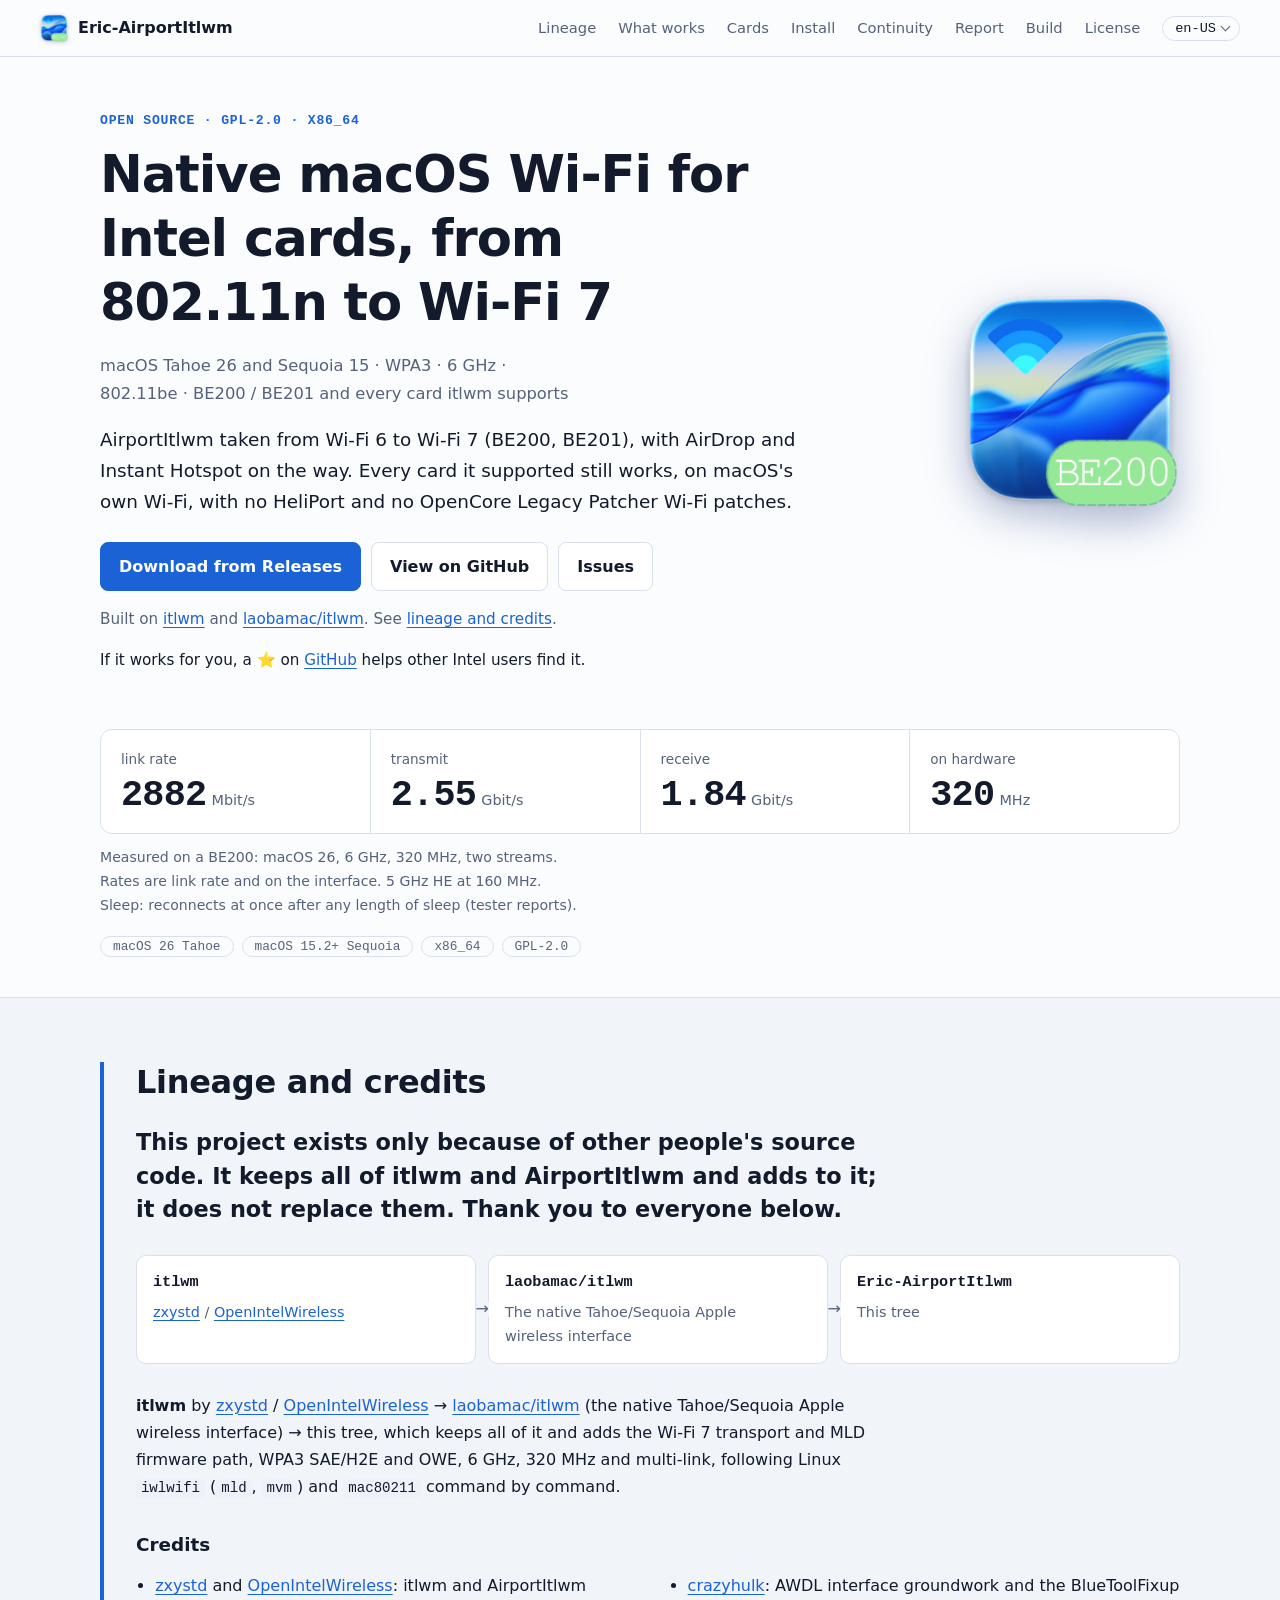
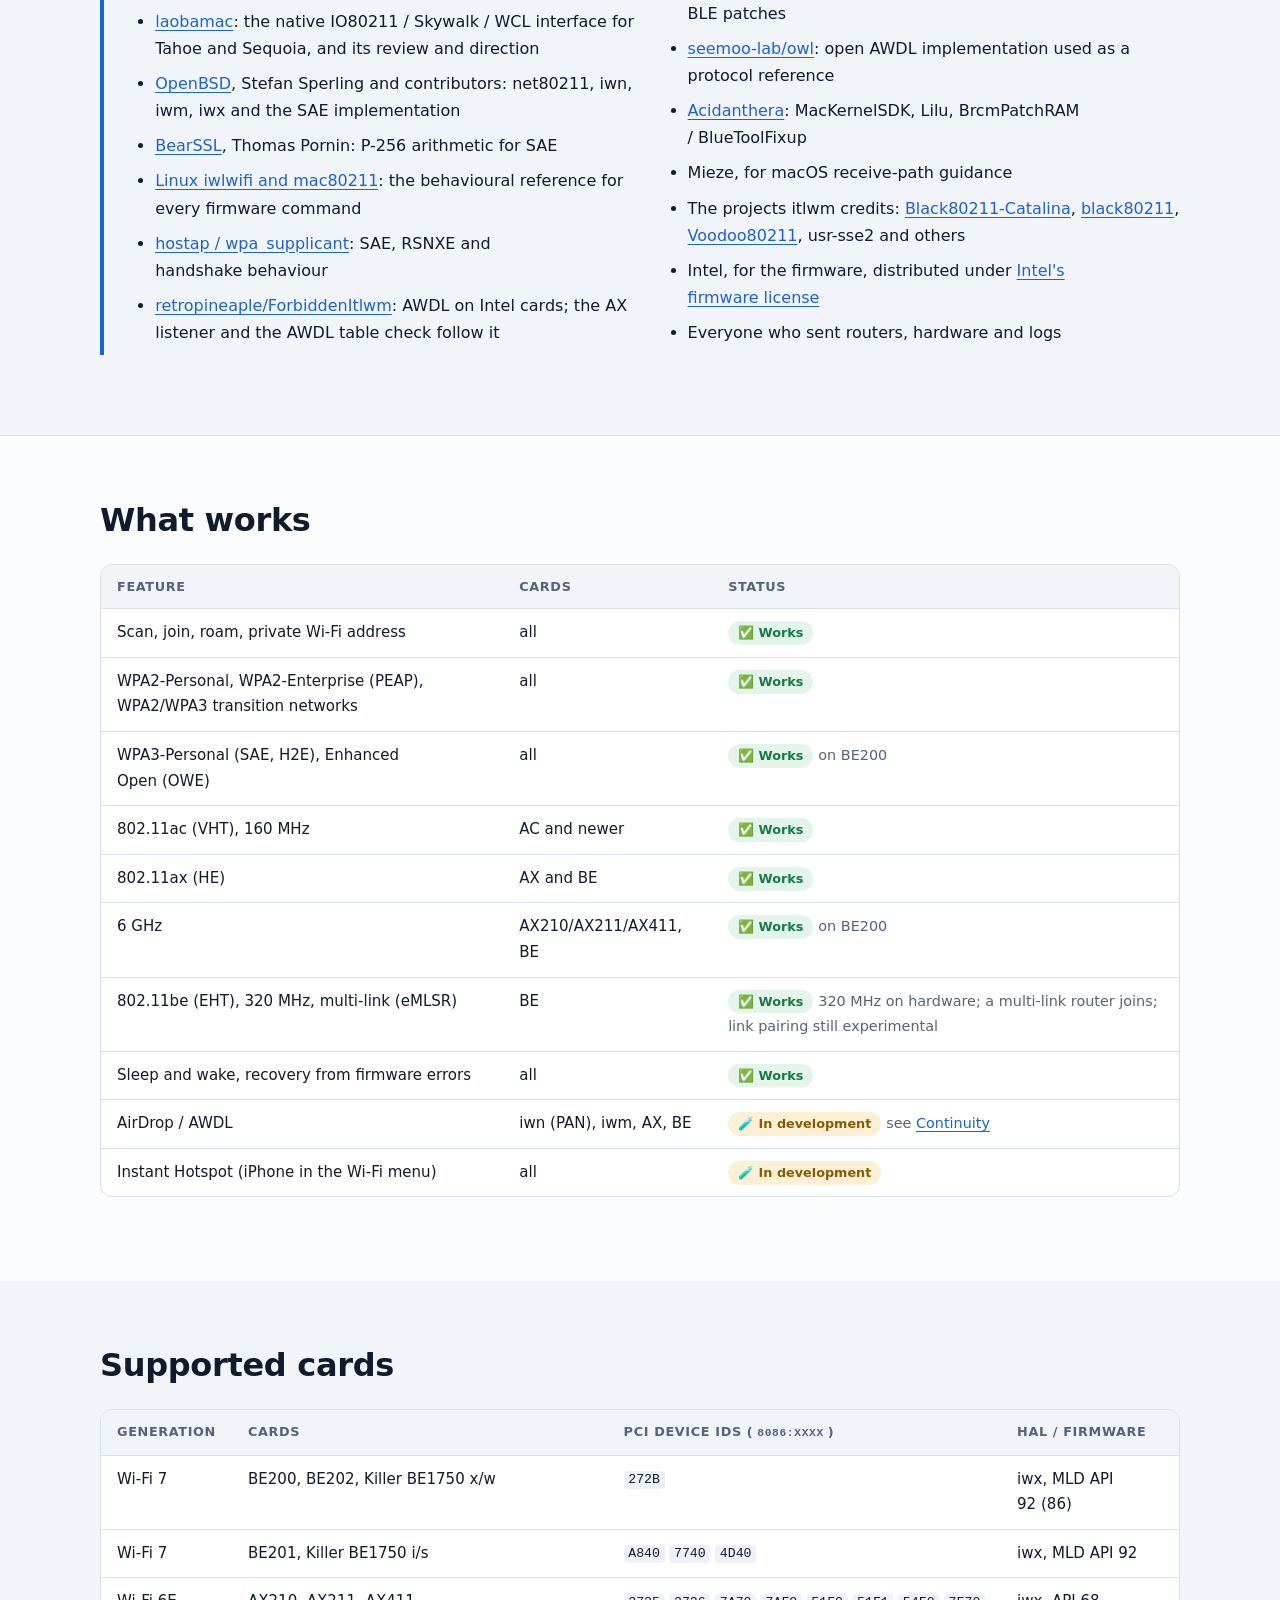
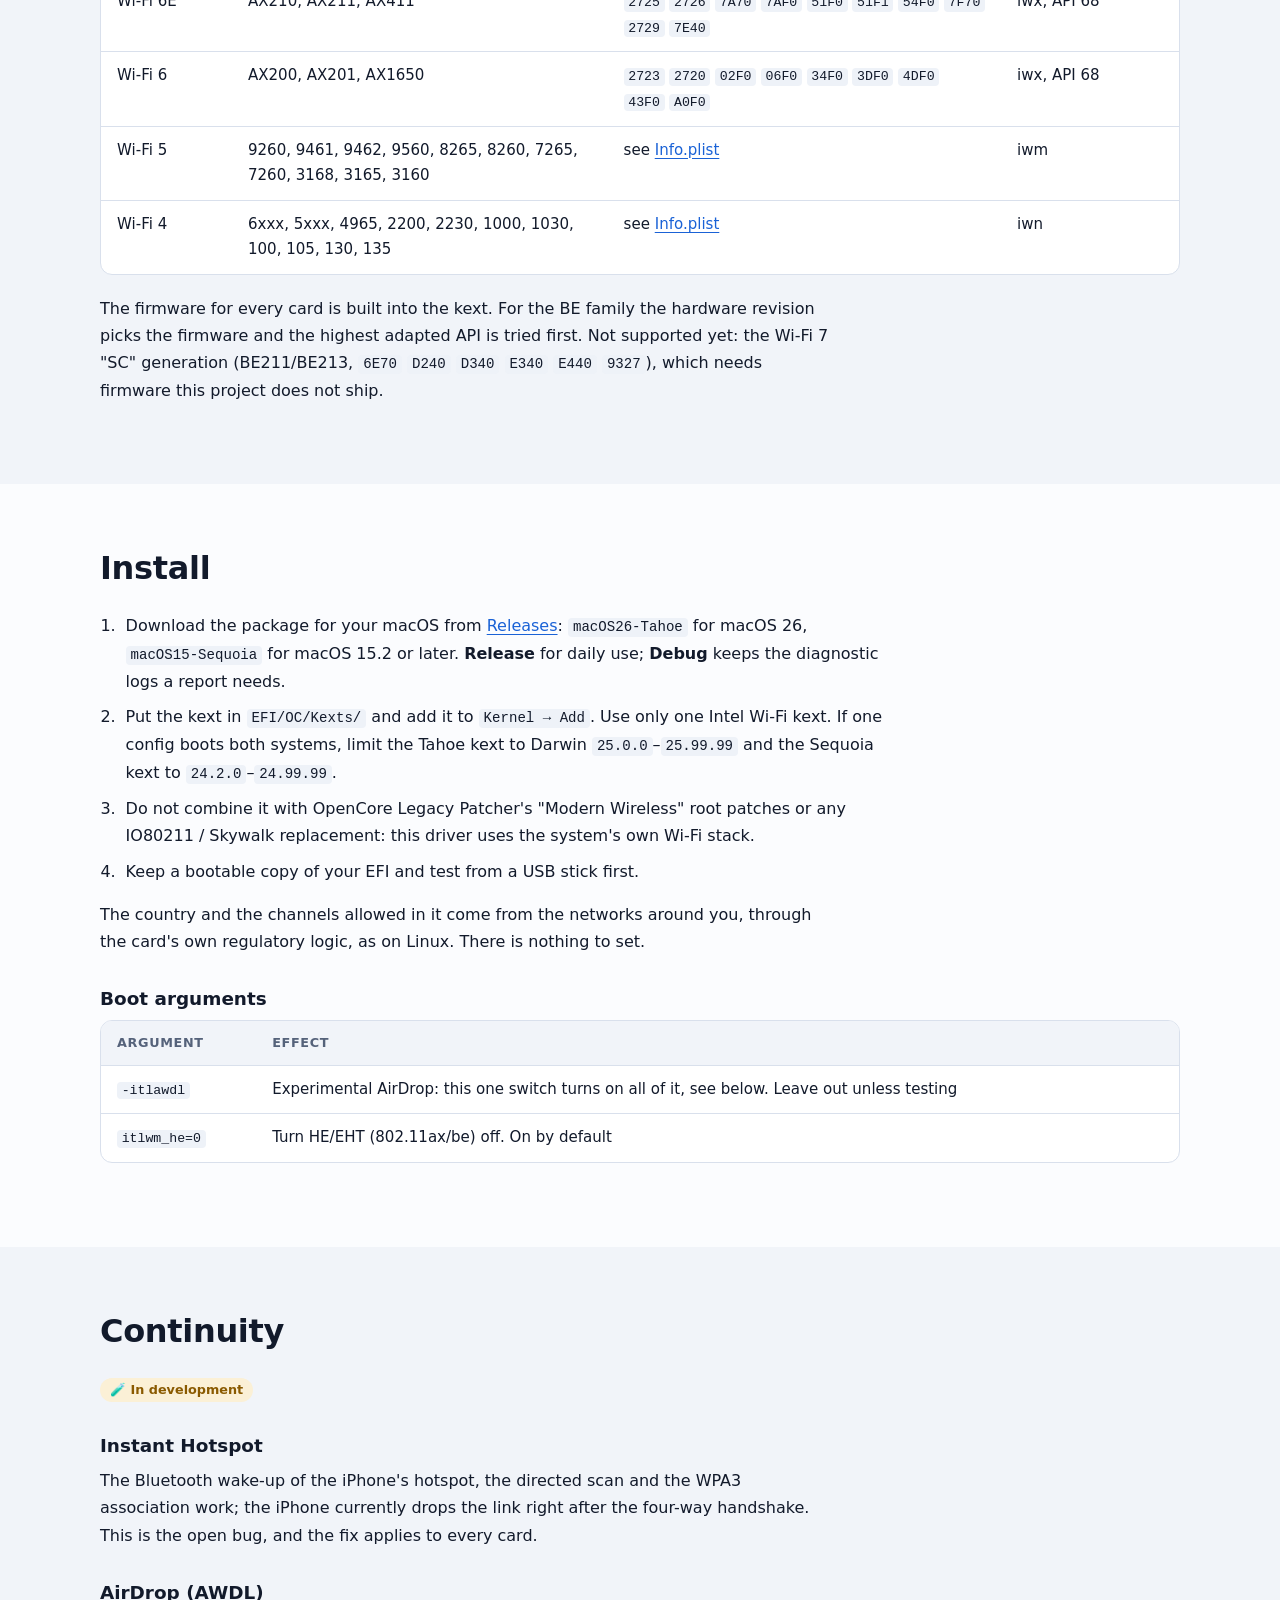
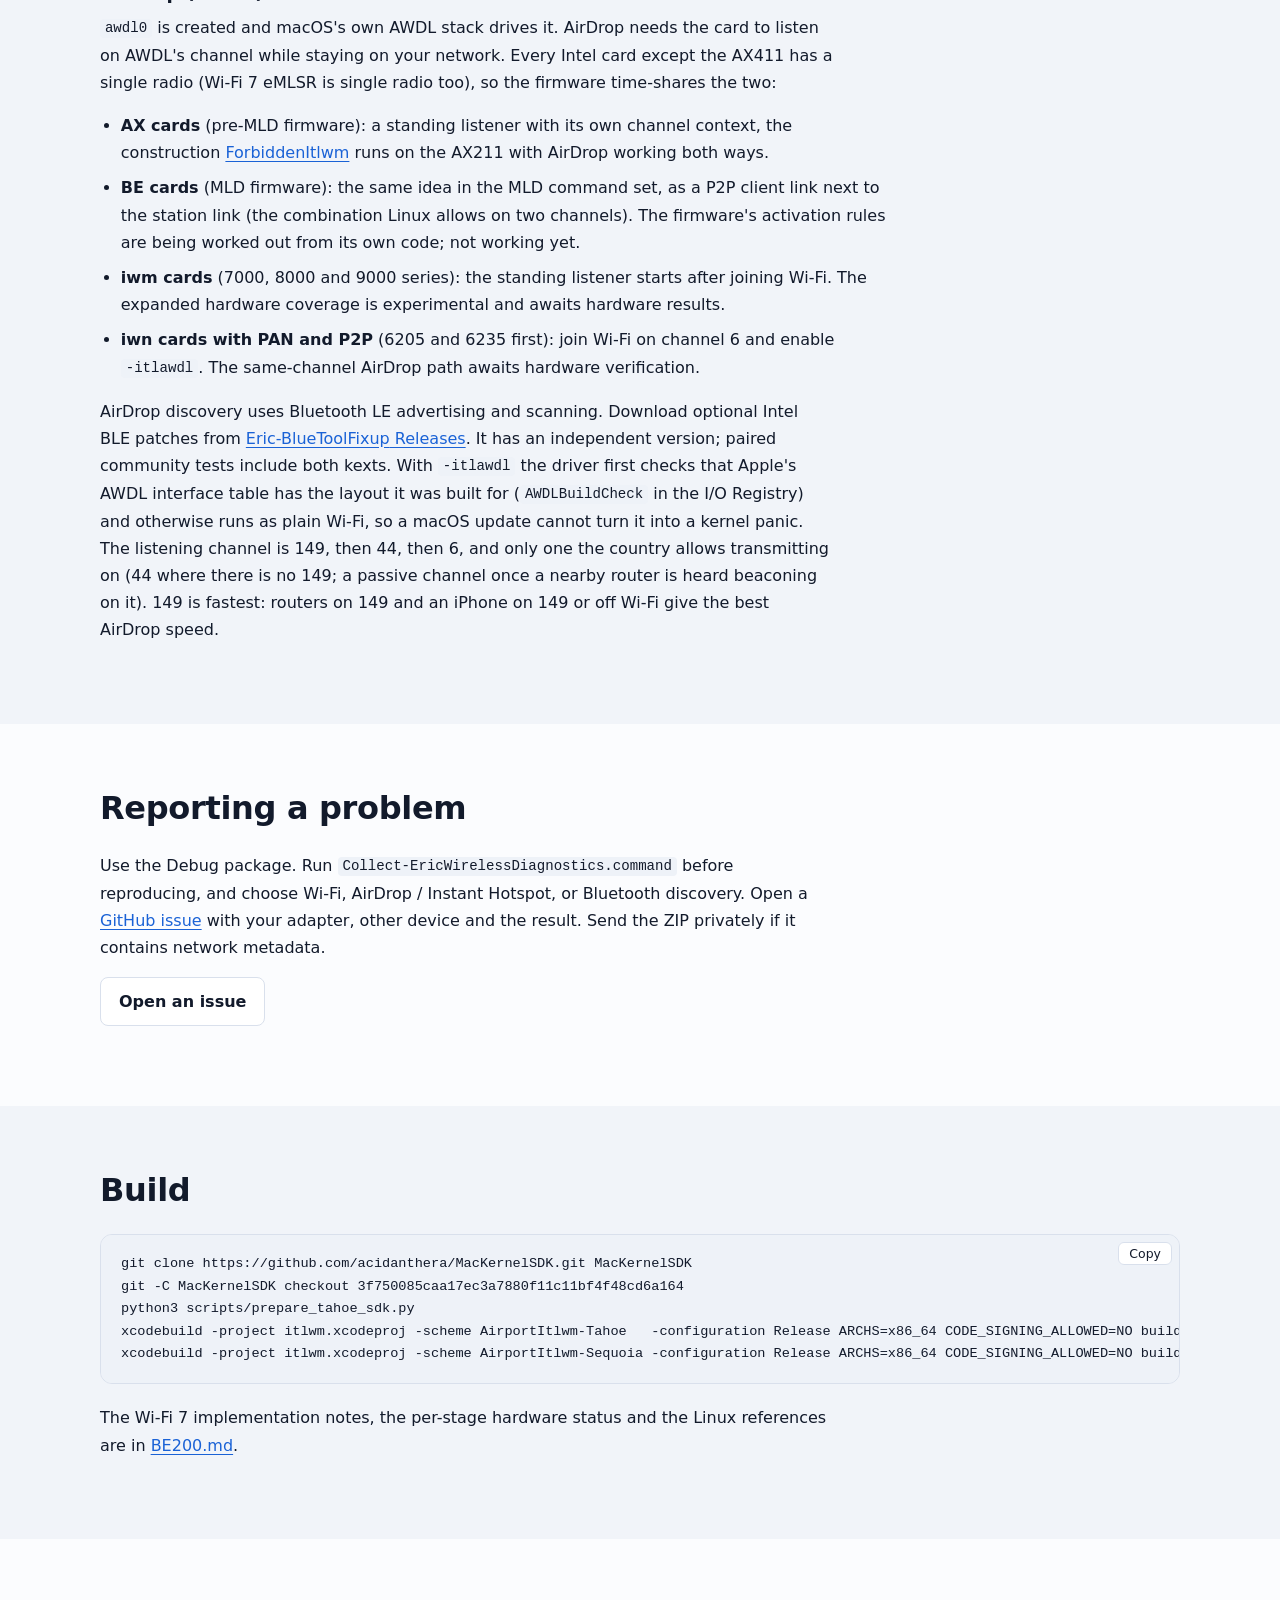
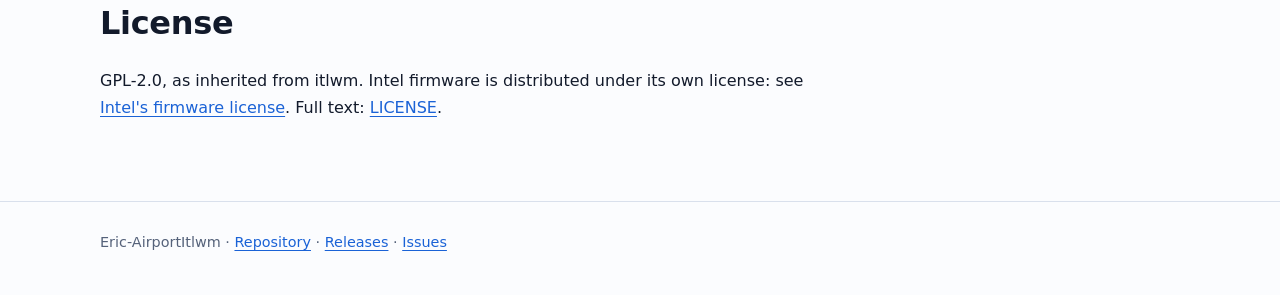
<file: source/Eric-AirportItlwm-source/docs/index.html>
<!DOCTYPE html>
<html lang="en" data-lang="en-us">
<head>
<meta charset="utf-8">
<meta name="viewport" content="width=device-width, initial-scale=1">
<meta name="color-scheme" content="light dark">
<title>Eric-AirportItlwm: native macOS Wi-Fi for Intel cards, 802.11n to Wi-Fi 7</title>
<meta name="description" content="Native macOS Wi-Fi for Intel cards, from 802.11n to Wi-Fi 7. macOS Tahoe 26 and Sequoia 15, WPA3, 6 GHz, 802.11be, BE200 / BE201 and every card itlwm supports.">
<link rel="canonical" href="https://ersiter.github.io/Eric-AirportItlwm/">
<link rel="alternate" hreflang="en" href="https://ersiter.github.io/Eric-AirportItlwm/">
<link rel="alternate" hreflang="zh-Hans" href="https://ersiter.github.io/Eric-AirportItlwm/zh-hans/">
<link rel="alternate" hreflang="zh-Hant" href="https://ersiter.github.io/Eric-AirportItlwm/zh-hant/">
<link rel="alternate" hreflang="de" href="https://ersiter.github.io/Eric-AirportItlwm/de/">
<link rel="alternate" hreflang="fr" href="https://ersiter.github.io/Eric-AirportItlwm/fr/">
<link rel="alternate" hreflang="ru" href="https://ersiter.github.io/Eric-AirportItlwm/ru/">
<link rel="alternate" hreflang="x-default" href="https://ersiter.github.io/Eric-AirportItlwm/">
<link rel="icon" type="image/png" href="be200-icon.png">
<link rel="stylesheet" href="style.css?v=d4097a50ce25">
<script>var SITE_ROOT=true;</script>
<script src="lang.js"></script>
<script defer src="app.js"></script>
</head>
<body>
<a class="skip" href="#main">Skip to content</a>
<header class="top"><div class="bar">
<a class="brand" href="#top"><img src="be200-icon.png" width="28" height="28" alt="">Eric-AirportItlwm</a>
<button class="burger" type="button" aria-label="Menu" aria-expanded="false" aria-controls="sections"><span></span><span></span><span></span></button>
<nav id="sections" aria-label="Sections">
<a href="#lineage">Lineage</a>
<a href="#works">What works</a>
<a href="#cards">Cards</a>
<a href="#install">Install</a>
<a href="#continuity">Continuity</a>
<a href="#report">Report</a>
<a href="#build">Build</a>
<a href="#license">License</a>
</nav>
<details class="lang">
<summary aria-label="Language"><span lang="en">en-US</span></summary>
<ul>
<li><a href="./" hreflang="en" lang="en" data-lang="en-us" aria-current="true">en-US<span>English</span></a></li>
<li><a href="zh-hans/" hreflang="zh-Hans" lang="zh-Hans" data-lang="zh-hans">zh-Hans<span>简体中文</span></a></li>
<li><a href="zh-hant/" hreflang="zh-Hant" lang="zh-Hant" data-lang="zh-hant">zh-Hant<span>繁體中文</span></a></li>
<li><a href="de/" hreflang="de" lang="de" data-lang="de">de<span>Deutsch</span></a></li>
<li><a href="fr/" hreflang="fr" lang="fr" data-lang="fr">fr<span>Français</span></a></li>
<li><a href="ru/" hreflang="ru" lang="ru" data-lang="ru">ru<span>Русский</span></a></li>
</ul>
</details>
</div></header>
<main id="main">
<section class="hero" id="top"><div class="wrap hero-grid">
<div class="hero-text">
<p class="eyebrow">Open source · <span class="nw">GPL-2</span>.0 · x86_64</p>
<h1>Native macOS <span class="nw">Wi-Fi</span> for Intel cards, from <span class="nw">802.11n</span> to <span class="nw">Wi-Fi 7</span></h1>
<p class="sub">macOS Tahoe 26 and Sequoia 15 · WPA3 · 6 GHz · <span class="nw">802.11be</span> · <span class="nw">BE200 / BE201</span> and every card itlwm supports</p>
<p class="lead">AirportItlwm taken from <span class="nw">Wi-Fi 6</span> to <span class="nw">Wi-Fi 7</span> (BE200, BE201), with AirDrop and Instant Hotspot on the way. Every card it supported still works, on macOS's own <span class="nw">Wi-Fi</span>, with no HeliPort and no OpenCore Legacy Patcher <span class="nw">Wi-Fi</span> patches.</p>
<p class="cta"><a target="_blank" rel="noopener noreferrer" class="btn primary" href="https://github.com/Ersiter/Eric-AirportItlwm/releases/latest">Download from Releases</a><a target="_blank" rel="noopener noreferrer" class="btn" href="https://github.com/Ersiter/Eric-AirportItlwm">View on GitHub</a><a target="_blank" rel="noopener noreferrer" class="btn" href="https://github.com/Ersiter/Eric-AirportItlwm/issues">Issues</a></p>
<p class="credit-line">Built on <a target="_blank" rel="noopener noreferrer" href="https://github.com/OpenIntelWireless/itlwm">itlwm</a> and <a target="_blank" rel="noopener noreferrer" href="https://github.com/laobamac/itlwm">laobamac/itlwm</a>. See <a href="#lineage">lineage and credits</a>.</p>
<p class="star-line">If it works for you, a ⭐ on <a target="_blank" rel="noopener noreferrer" href="https://github.com/Ersiter/Eric-AirportItlwm">GitHub</a> helps other Intel users find it.</p>
</div>
<div class="hero-art"><img src="be200-icon.png" width="256" height="256" alt="Eric-AirportItlwm"></div>
</div>
<div class="wrap"><dl class="stats">
<div><dt>link rate</dt><dd><span class="num">2882</span> <span class="unit">Mbit/s</span></dd></div>
<div><dt>transmit</dt><dd><span class="num">2.55</span> <span class="unit">Gbit/s</span></dd></div>
<div><dt>receive</dt><dd><span class="num">1.84</span> <span class="unit">Gbit/s</span></dd></div>
<div><dt>on hardware</dt><dd><span class="num">320</span> <span class="unit">MHz</span></dd></div>
</dl><p class="note">Measured on a BE200: macOS 26, 6 GHz, 320 MHz, two streams. Rates are link rate and on the interface. 5 GHz HE at 160 MHz. Sleep: reconnects at once after any length of sleep (tester reports).</p>
<ul class="chips"><li>macOS 26 Tahoe</li><li>macOS 15.2+ Sequoia</li><li>x86_64</li><li>GPL-2.0</li></ul></div>
</section>
<section class="lineage" id="lineage"><div class="wrap">
<h2>Lineage and credits</h2>
<p class="big">This project exists only because of other people's source code. It keeps all of itlwm and AirportItlwm and adds to it; it does not replace them. Thank you to everyone below.</p>
<ol class="chain">
<li><strong>itlwm</strong><span><a target="_blank" rel="noopener noreferrer" href="https://github.com/zxystd">zxystd</a> / <a target="_blank" rel="noopener noreferrer" href="https://github.com/OpenIntelWireless/itlwm">OpenIntelWireless</a></span></li>
<li><strong>laobamac/itlwm</strong><span>The native <span class="nw">Tahoe/Sequoia</span> Apple wireless interface</span></li>
<li><strong>Eric-AirportItlwm</strong><span>This tree</span></li>
</ol>
<p><strong>itlwm</strong> by <a target="_blank" rel="noopener noreferrer" href="https://github.com/zxystd">zxystd</a> / <a target="_blank" rel="noopener noreferrer" href="https://github.com/OpenIntelWireless/itlwm">OpenIntelWireless</a> → <a target="_blank" rel="noopener noreferrer" href="https://github.com/laobamac/itlwm">laobamac/itlwm</a> (the native <span class="nw">Tahoe/Sequoia</span> Apple wireless interface) → this tree, which keeps all of it and adds the <span class="nw">Wi-Fi 7</span> transport and MLD firmware path, WPA3 SAE/H2E and OWE, 6 GHz, 320 MHz and <span class="nw">multi-link</span>, following Linux <code>iwlwifi</code> (<code>mld</code>, <code>mvm</code>) and <code>mac80211</code> command by command.</p>
<h3>Credits</h3>
<ul class="credits">
<li><a target="_blank" rel="noopener noreferrer" href="https://github.com/zxystd">zxystd</a> and <a target="_blank" rel="noopener noreferrer" href="https://github.com/OpenIntelWireless">OpenIntelWireless</a>: itlwm and AirportItlwm</li>
<li><a target="_blank" rel="noopener noreferrer" href="https://github.com/laobamac/itlwm">laobamac</a>: the native IO80211 / Skywalk / WCL interface for Tahoe and Sequoia, and its review and direction</li>
<li><a target="_blank" rel="noopener noreferrer" href="https://github.com/openbsd/src">OpenBSD</a>, Stefan Sperling and contributors: net80211, iwn, iwm, iwx and the SAE implementation</li>
<li><a target="_blank" rel="noopener noreferrer" href="https://bearssl.org/">BearSSL</a>, Thomas Pornin: <span class="nw">P-256</span> arithmetic for SAE</li>
<li><a target="_blank" rel="noopener noreferrer" href="https://github.com/torvalds/linux/tree/master/drivers/net/wireless/intel/iwlwifi">Linux iwlwifi and mac80211</a>: the behavioural reference for every firmware command</li>
<li><a target="_blank" rel="noopener noreferrer" href="https://w1.fi/">hostap / wpa_supplicant</a>: SAE, RSNXE and handshake behaviour</li>
<li><a target="_blank" rel="noopener noreferrer" href="https://github.com/retropineaple/ForbiddenItlwm">retropineaple/ForbiddenItlwm</a>: AWDL on Intel cards; the AX listener and the AWDL table check follow it</li>
<li><a target="_blank" rel="noopener noreferrer" href="https://github.com/crazyhulk">crazyhulk</a>: AWDL interface groundwork and the BlueToolFixup BLE patches</li>
<li><a target="_blank" rel="noopener noreferrer" href="https://github.com/seemoo-lab/owl"><span class="nw">seemoo-lab</span>/owl</a>: open AWDL implementation used as a protocol reference</li>
<li><a target="_blank" rel="noopener noreferrer" href="https://github.com/acidanthera">Acidanthera</a>: MacKernelSDK, Lilu, BrcmPatchRAM / BlueToolFixup</li>
<li>Mieze, for macOS <span class="nw">receive-path</span> guidance</li>
<li>The projects itlwm credits: <a target="_blank" rel="noopener noreferrer" href="https://github.com/AppleIntelWiFi/Black80211-Catalina"><span class="nw">Black80211-Catalina</span></a>, <a target="_blank" rel="noopener noreferrer" href="https://github.com/rpeshkov/black80211">black80211</a>, <a target="_blank" rel="noopener noreferrer" href="https://github.com/mercurysquad/Voodoo80211">Voodoo80211</a>, <span class="nw">usr-sse2</span> and others</li>
<li>Intel, for the firmware, distributed under <a target="_blank" rel="noopener noreferrer" href="https://github.com/Ersiter/Eric-AirportItlwm/blob/be200-tahoe/iwlwifi-firmware-license">Intel's firmware license</a></li>
<li>Everyone who sent routers, hardware and logs</li>
</ul></div></section>
<section id="works"><div class="wrap"><h2>What works</h2>
<div class="table-wrap"><table><thead><tr><th>Feature</th><th>Cards</th><th>Status</th></tr></thead><tbody>
<tr><td>Scan, join, roam, private <span class="nw">Wi-Fi</span> address</td><td>all</td><td><span class="pill ok"><span aria-hidden="true">✅</span> Works</span></td></tr>
<tr><td><span class="nw">WPA2-Personal</span>, <span class="nw">WPA2-Enterprise</span> (PEAP), WPA2/WPA3 transition networks</td><td>all</td><td><span class="pill ok"><span aria-hidden="true">✅</span> Works</span></td></tr>
<tr><td><span class="nw">WPA3-Personal</span> (SAE, H2E), Enhanced Open (OWE)</td><td>all</td><td><span class="pill ok"><span aria-hidden="true">✅</span> Works</span> <span class="snote">on BE200</span></td></tr>
<tr><td><span class="nw">802.11ac</span> (VHT), 160 MHz</td><td>AC and newer</td><td><span class="pill ok"><span aria-hidden="true">✅</span> Works</span></td></tr>
<tr><td><span class="nw">802.11ax</span> (HE)</td><td>AX and BE</td><td><span class="pill ok"><span aria-hidden="true">✅</span> Works</span></td></tr>
<tr><td>6 GHz</td><td>AX210/AX211/AX411, BE</td><td><span class="pill ok"><span aria-hidden="true">✅</span> Works</span> <span class="snote">on BE200</span></td></tr>
<tr><td><span class="nw">802.11be</span> (EHT), 320 MHz, <span class="nw">multi-link</span> (eMLSR)</td><td>BE</td><td><span class="pill ok"><span aria-hidden="true">✅</span> Works</span> <span class="snote">320 MHz on hardware; a <span class="nw">multi-link</span> router joins; link pairing still experimental</span></td></tr>
<tr><td>Sleep and wake, recovery from firmware errors</td><td>all</td><td><span class="pill ok"><span aria-hidden="true">✅</span> Works</span></td></tr>
<tr><td>AirDrop / AWDL</td><td>iwn (PAN), iwm, AX, BE</td><td><span class="pill dev"><span aria-hidden="true">🧪</span> In development</span> <span class="snote">see <a href="#continuity">Continuity</a></span></td></tr>
<tr><td>Instant Hotspot (iPhone in the <span class="nw">Wi-Fi</span> menu)</td><td>all</td><td><span class="pill dev"><span aria-hidden="true">🧪</span> In development</span></td></tr>
</tbody></table></div></div></section>
<section id="cards"><div class="wrap"><h2>Supported cards</h2>
<div class="table-wrap"><table class="cards"><thead><tr><th>Generation</th><th>Cards</th><th>PCI device IDs (<code>8086:xxxx</code>)</th><th>HAL / firmware</th></tr></thead><tbody>
<tr><td><span class="nw">Wi-Fi 7</span></td><td>BE200, BE202, Killer BE1750 x/w</td><td><code>272B</code></td><td>iwx, MLD API 92 (86)</td></tr>
<tr><td><span class="nw">Wi-Fi 7</span></td><td>BE201, Killer BE1750 i/s</td><td><code>A840</code> <code>7740</code> <code>4D40</code></td><td>iwx, MLD API 92</td></tr>
<tr><td><span class="nw">Wi-Fi 6E</span></td><td>AX210, AX211, AX411</td><td><code>2725</code> <code>2726</code> <code>7A70</code> <code>7AF0</code> <code>51F0</code> <code>51F1</code> <code>54F0</code> <code>7F70</code> <code>2729</code> <code>7E40</code></td><td>iwx, API 68</td></tr>
<tr><td><span class="nw">Wi-Fi 6</span></td><td>AX200, AX201, AX1650</td><td><code>2723</code> <code>2720</code> <code>02F0</code> <code>06F0</code> <code>34F0</code> <code>3DF0</code> <code>4DF0</code> <code>43F0</code> <code>A0F0</code></td><td>iwx, API 68</td></tr>
<tr><td><span class="nw">Wi-Fi 5</span></td><td>9260, 9461, 9462, 9560, 8265, 8260, 7265, 7260, 3168, 3165, 3160</td><td>see <a target="_blank" rel="noopener noreferrer" href="https://github.com/Ersiter/Eric-AirportItlwm/blob/be200-tahoe/AirportItlwm/WCL/Info.plist">Info.plist</a></td><td>iwm</td></tr>
<tr><td><span class="nw">Wi-Fi 4</span></td><td>6xxx, 5xxx, 4965, 2200, 2230, 1000, 1030, 100, 105, 130, 135</td><td>see <a target="_blank" rel="noopener noreferrer" href="https://github.com/Ersiter/Eric-AirportItlwm/blob/be200-tahoe/AirportItlwm/WCL/Info.plist">Info.plist</a></td><td>iwn</td></tr>
</tbody></table></div><p>The firmware for every card is built into the kext. For the BE family the hardware revision picks the firmware and the highest adapted API is tried first. Not supported yet: the <span class="nw">Wi-Fi 7</span> "SC" generation (BE211/BE213, <code>6E70</code> <code>D240</code> <code>D340</code> <code>E340</code> <code>E440</code> <code>9327</code>), which needs firmware this project does not ship.</p></div></section>
<section id="install"><div class="wrap"><h2>Install</h2><ol class="steps">
<li>Download the package for your macOS from <a target="_blank" rel="noopener noreferrer" href="https://github.com/Ersiter/Eric-AirportItlwm/releases">Releases</a>: <code>macOS26-Tahoe</code> for macOS 26, <code>macOS15-Sequoia</code> for macOS 15.2 or later. <strong>Release</strong> for daily use; <strong>Debug</strong> keeps the diagnostic logs a report needs.</li>
<li>Put the kext in <code>EFI/OC/Kexts/</code> and add it to <code>Kernel → Add</code>. Use only one Intel <span class="nw">Wi-Fi</span> kext. If one config boots both systems, limit the Tahoe kext to Darwin <code>25.0.0</code>–<code>25.99.99</code> and the Sequoia kext to <code>24.2.0</code>–<code>24.99.99</code>.</li>
<li>Do not combine it with OpenCore Legacy Patcher's "Modern Wireless" root patches or any IO80211 / Skywalk replacement: this driver uses the system's own <span class="nw">Wi-Fi</span> stack.</li>
<li>Keep a bootable copy of your EFI and test from a USB stick first.</li>
</ol><p>The country and the channels allowed in it come from the networks around you, through the card's own regulatory logic, as on Linux. There is nothing to set.</p>
<h3>Boot arguments</h3><div class="table-wrap"><table><thead><tr><th>Argument</th><th>Effect</th></tr></thead><tbody>
<tr><td><code>-itlawdl</code></td><td>Experimental AirDrop: this one switch turns on all of it, see below. Leave out unless testing</td></tr>
<tr><td><code>itlwm_he=0</code></td><td>Turn HE/EHT (<span class="nw">802.11ax</span>/be) off. On by default</td></tr>
</tbody></table></div></div></section>
<section id="continuity"><div class="wrap"><h2>Continuity</h2>
<p><span class="pill dev"><span aria-hidden="true">🧪</span> In development</span></p>
<h3>Instant Hotspot</h3><p>The Bluetooth <span class="nw">wake-up</span> of the iPhone's hotspot, the directed scan and the WPA3 association work; the iPhone currently drops the link right after the <span class="nw">four-way</span> handshake. This is the open bug, and the fix applies to every card.</p>
<h3>AirDrop (AWDL)</h3><p><code>awdl0</code> is created and macOS's own AWDL stack drives it. AirDrop needs the card to listen on AWDL's channel while staying on your network. Every Intel card except the AX411 has a single radio (<span class="nw">Wi-Fi 7</span> eMLSR is single radio too), so the firmware <span class="nw">time-shares</span> the two:</p><ul>
<li><strong>AX cards</strong> (<span class="nw">pre-MLD</span> firmware): a standing listener with its own channel context, the construction <a target="_blank" rel="noopener noreferrer" href="https://github.com/retropineaple/ForbiddenItlwm">ForbiddenItlwm</a> runs on the AX211 with AirDrop working both ways.</li>
<li><strong>BE cards</strong> (MLD firmware): the same idea in the MLD command set, as a P2P client link next to the station link (the combination Linux allows on two channels). The firmware's activation rules are being worked out from its own code; not working yet.</li>
<li><strong>iwm cards</strong> (7000, 8000 and 9000 series): the standing listener starts after joining <span class="nw">Wi-Fi</span>. The expanded hardware coverage is experimental and awaits hardware results.</li>
<li><strong>iwn cards with PAN and P2P</strong> (6205 and 6235 first): join <span class="nw">Wi-Fi</span> on channel 6 and enable <code>-itlawdl</code>. The <span class="nw">same-channel</span> AirDrop path awaits hardware verification.</li>
</ul><p>AirDrop discovery uses Bluetooth LE advertising and scanning. Download optional Intel BLE patches from <a target="_blank" rel="noopener noreferrer" href="https://github.com/Ersiter/Eric-BlueToolFixup/releases"><span class="nw">Eric-BlueToolFixup</span> Releases</a>. It has an independent version; paired community tests include both kexts. With <code>-itlawdl</code> the driver first checks that Apple's AWDL interface table has the layout it was built for (<code>AWDLBuildCheck</code> in the I/O Registry) and otherwise runs as plain <span class="nw">Wi-Fi</span>, so a macOS update cannot turn it into a kernel panic. The listening channel is 149, then 44, then 6, and only one the country allows transmitting on (44 where there is no 149; a passive channel once a nearby router is heard beaconing on it). 149 is fastest: routers on 149 and an iPhone on 149 or off <span class="nw">Wi-Fi</span> give the best AirDrop speed.</p></div></section>
<section id="report"><div class="wrap"><h2>Reporting a problem</h2><p>Use the Debug package. Run <code>Collect-EricWirelessDiagnostics.command</code> before reproducing, and choose <span class="nw">Wi-Fi</span>, AirDrop / Instant Hotspot, or Bluetooth discovery. Open a <a target="_blank" rel="noopener noreferrer" href="https://github.com/Ersiter/Eric-AirportItlwm/issues">GitHub issue</a> with your adapter, other device and the result. Send the ZIP privately if it contains network metadata.</p><p><a target="_blank" rel="noopener noreferrer" class="btn" href="https://github.com/Ersiter/Eric-AirportItlwm/issues/new">Open an issue</a></p></div></section>
<section id="build"><div class="wrap"><h2>Build</h2>
<div class="code"><button type="button" class="copy" data-copied="Copied" hidden>Copy</button><pre><code>git clone https://github.com/acidanthera/MacKernelSDK.git MacKernelSDK
git -C MacKernelSDK checkout 3f750085caa17ec3a7880f11c11bf4f48cd6a164
python3 scripts/prepare_tahoe_sdk.py
xcodebuild -project itlwm.xcodeproj -scheme AirportItlwm-Tahoe   -configuration Release ARCHS=x86_64 CODE_SIGNING_ALLOWED=NO build
xcodebuild -project itlwm.xcodeproj -scheme AirportItlwm-Sequoia -configuration Release ARCHS=x86_64 CODE_SIGNING_ALLOWED=NO build</code></pre></div>
<p>The <span class="nw">Wi-Fi 7</span> implementation notes, the <span class="nw">per-stage</span> hardware status and the Linux references are in <a target="_blank" rel="noopener noreferrer" href="https://github.com/Ersiter/Eric-AirportItlwm/blob/be200-tahoe/BE200.md">BE200.md</a>.</p></div></section>
<section id="license"><div class="wrap"><h2>License</h2><p><span class="nw">GPL-2</span>.0, as inherited from itlwm. Intel firmware is distributed under its own license: see <a target="_blank" rel="noopener noreferrer" href="https://github.com/Ersiter/Eric-AirportItlwm/blob/be200-tahoe/iwlwifi-firmware-license">Intel's firmware license</a>. Full text: <a target="_blank" rel="noopener noreferrer" href="https://github.com/Ersiter/Eric-AirportItlwm/blob/be200-tahoe/LICENSE">LICENSE</a>.</p></div></section>
</main>
<footer><div class="wrap"><p>Eric-AirportItlwm · <a target="_blank" rel="noopener noreferrer" href="https://github.com/Ersiter/Eric-AirportItlwm">Repository</a> · <a target="_blank" rel="noopener noreferrer" href="https://github.com/Ersiter/Eric-AirportItlwm/releases">Releases</a> · <a target="_blank" rel="noopener noreferrer" href="https://github.com/Ersiter/Eric-AirportItlwm/issues">Issues</a></p></div></footer>
</body>
</html>
</file>
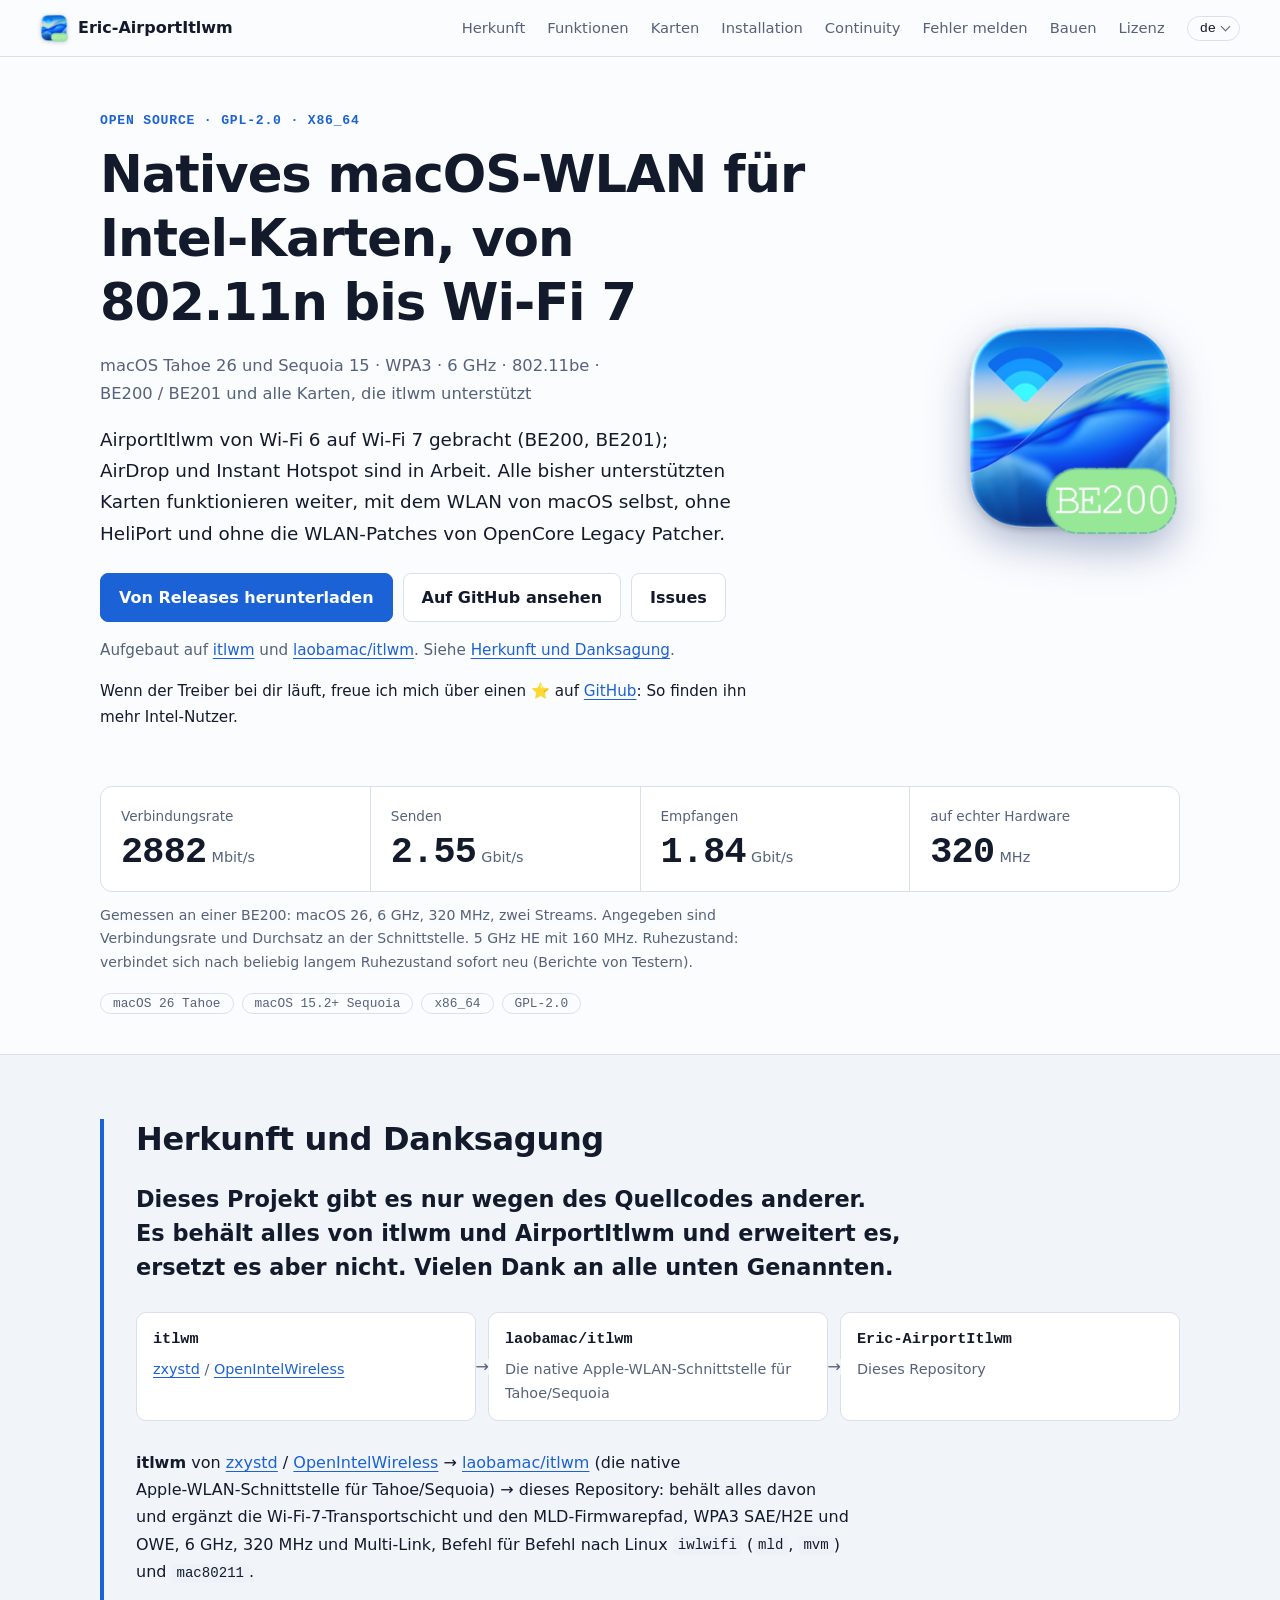
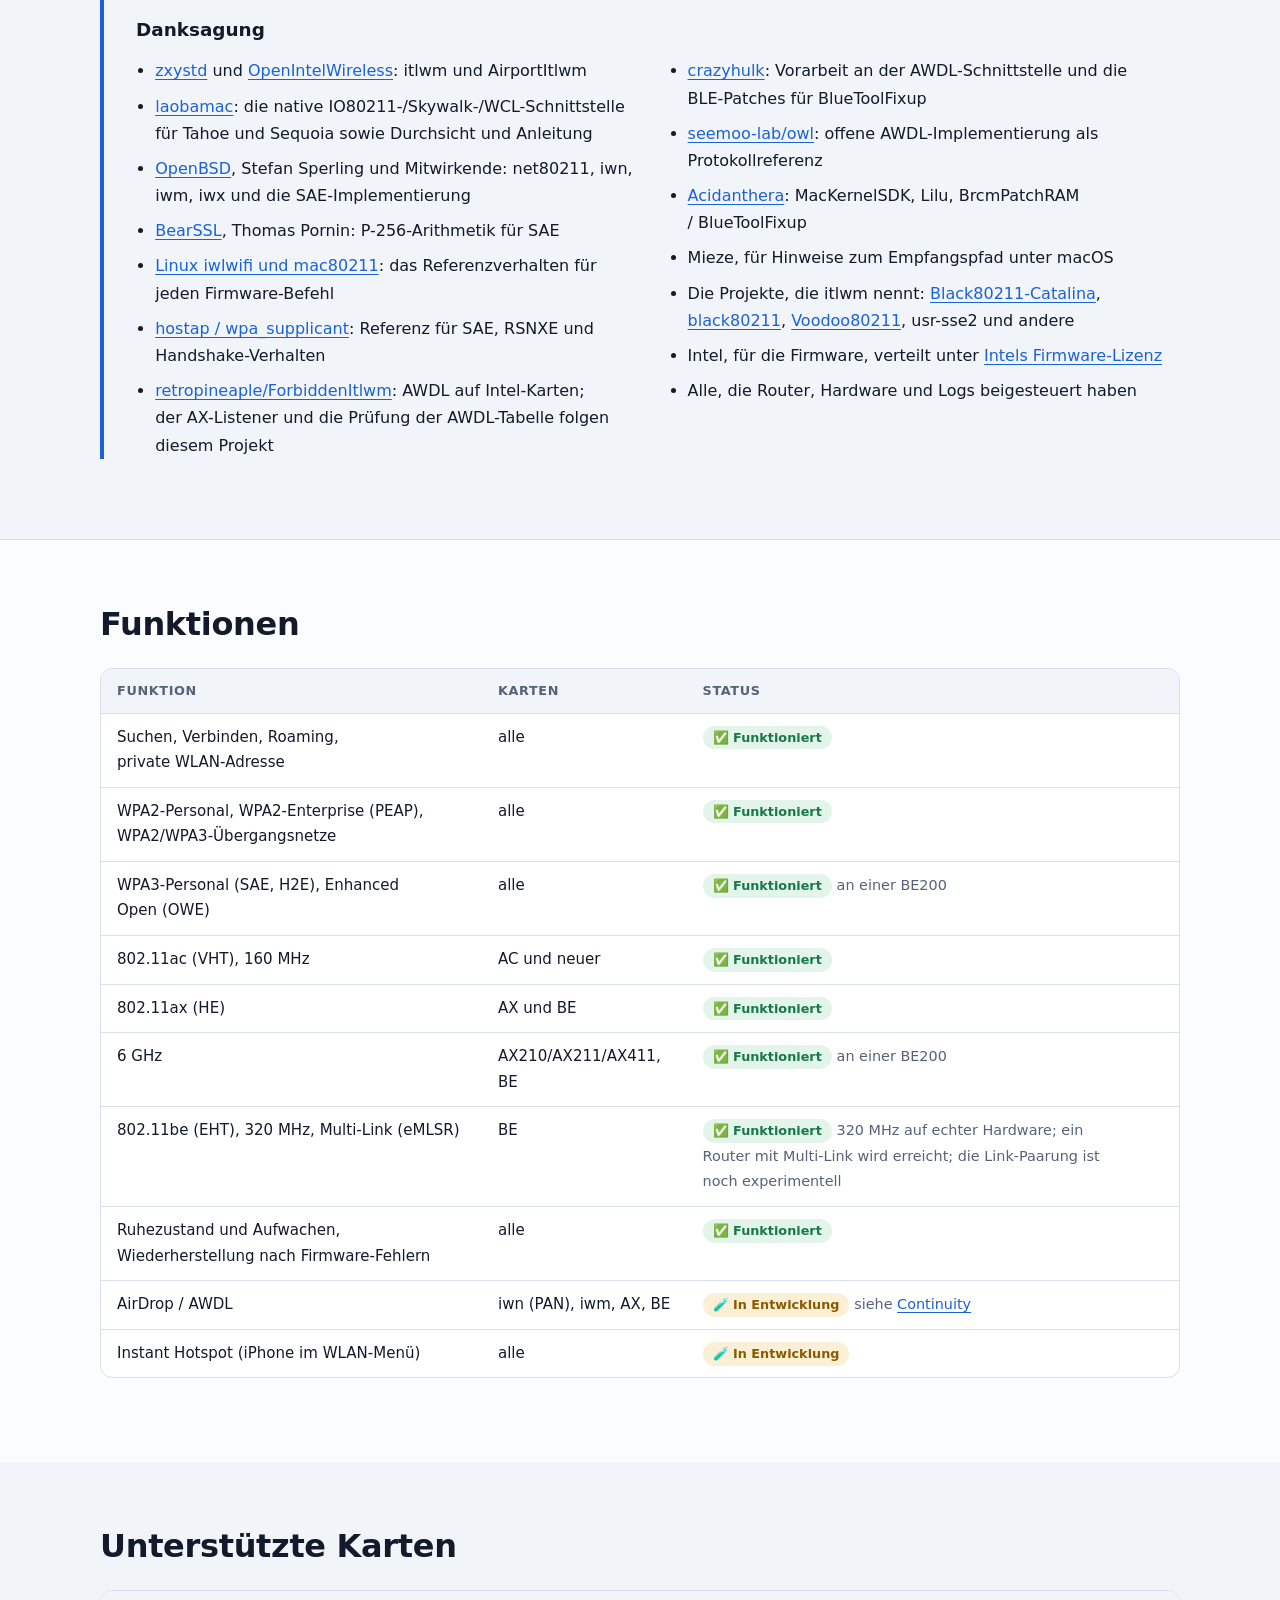
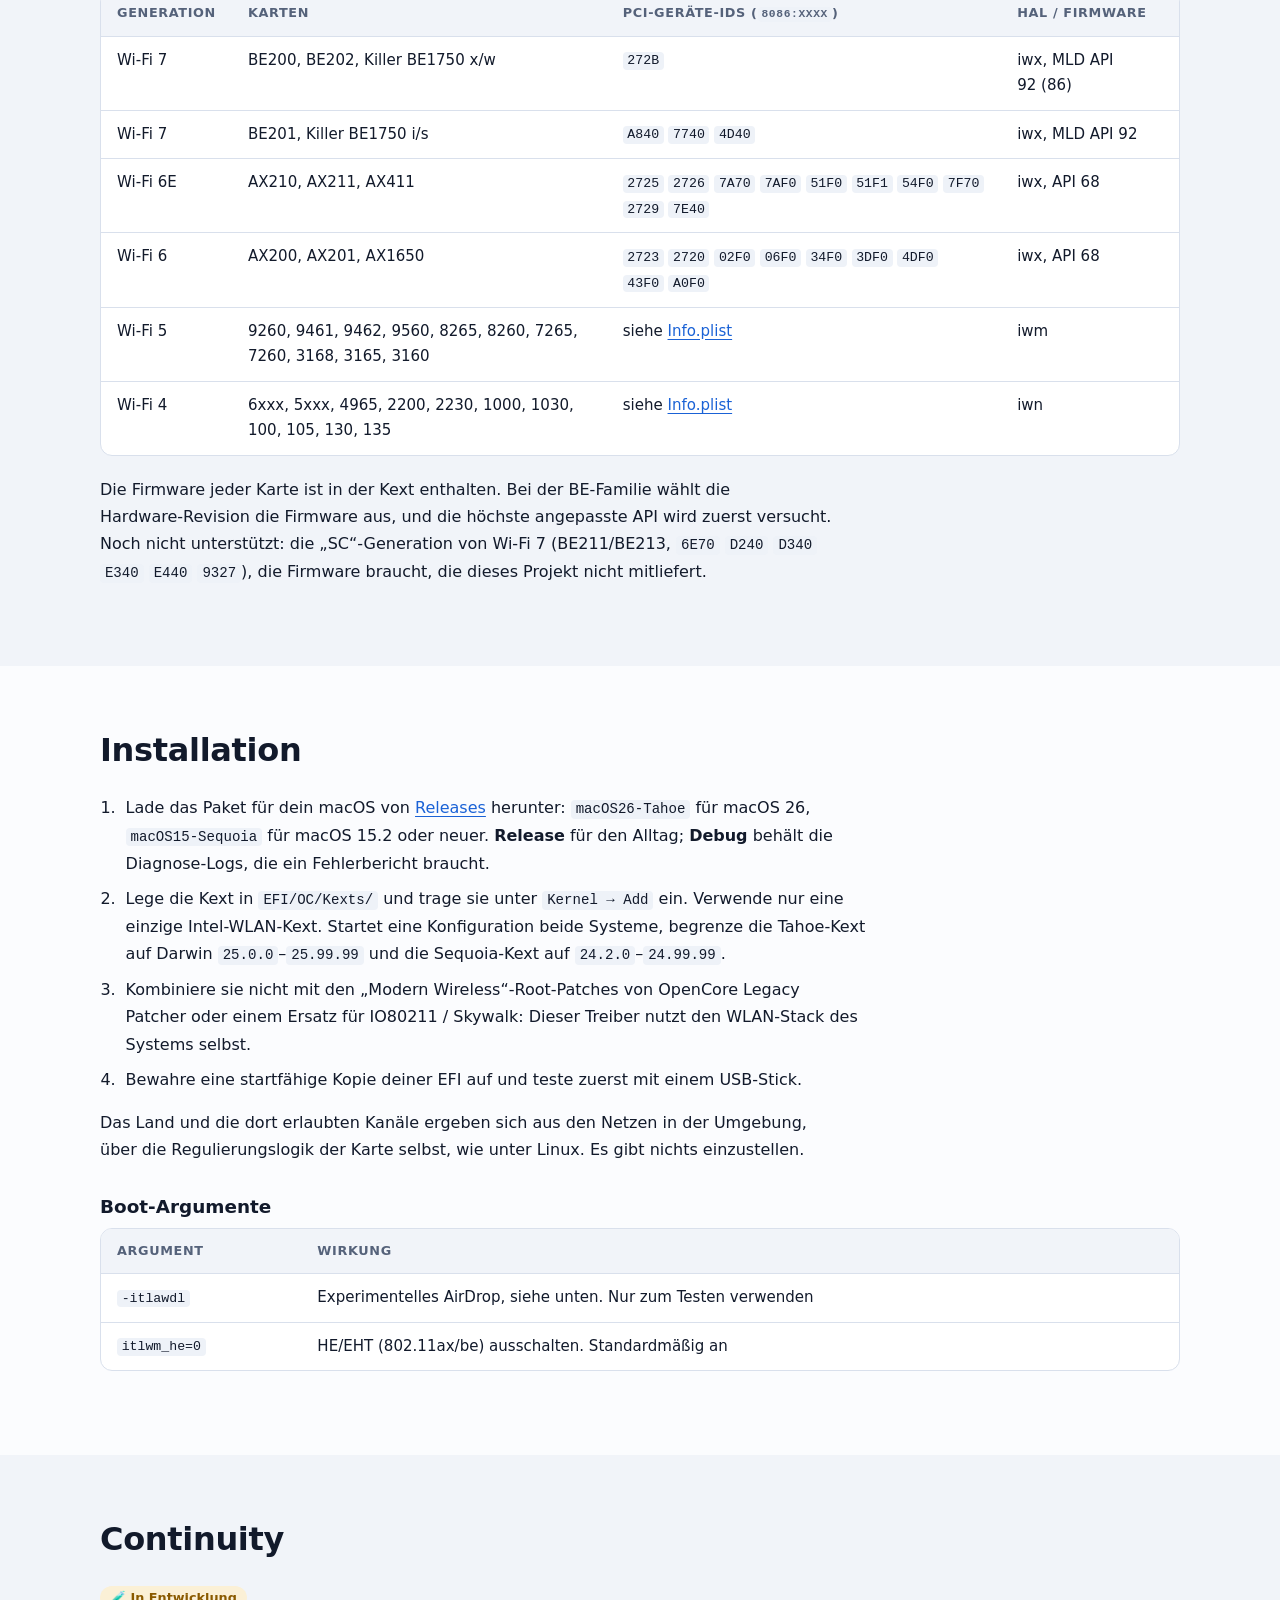
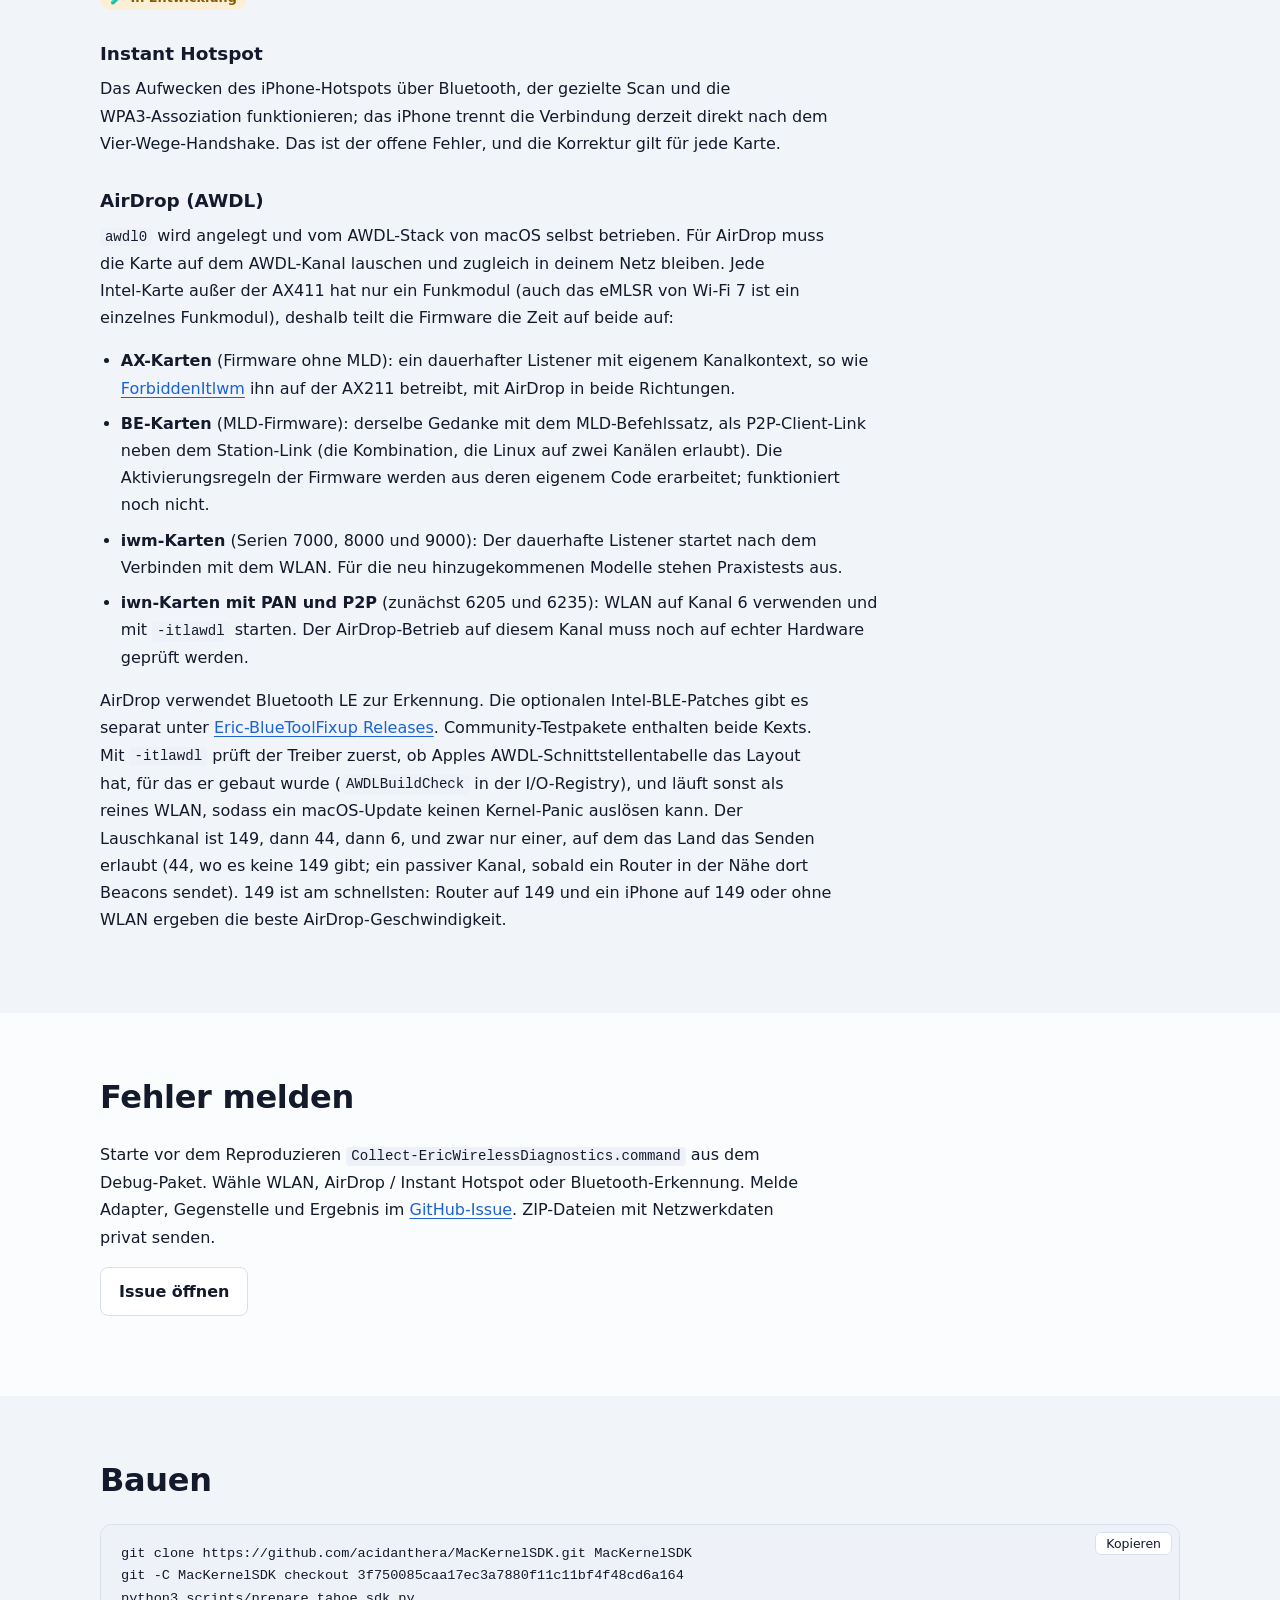
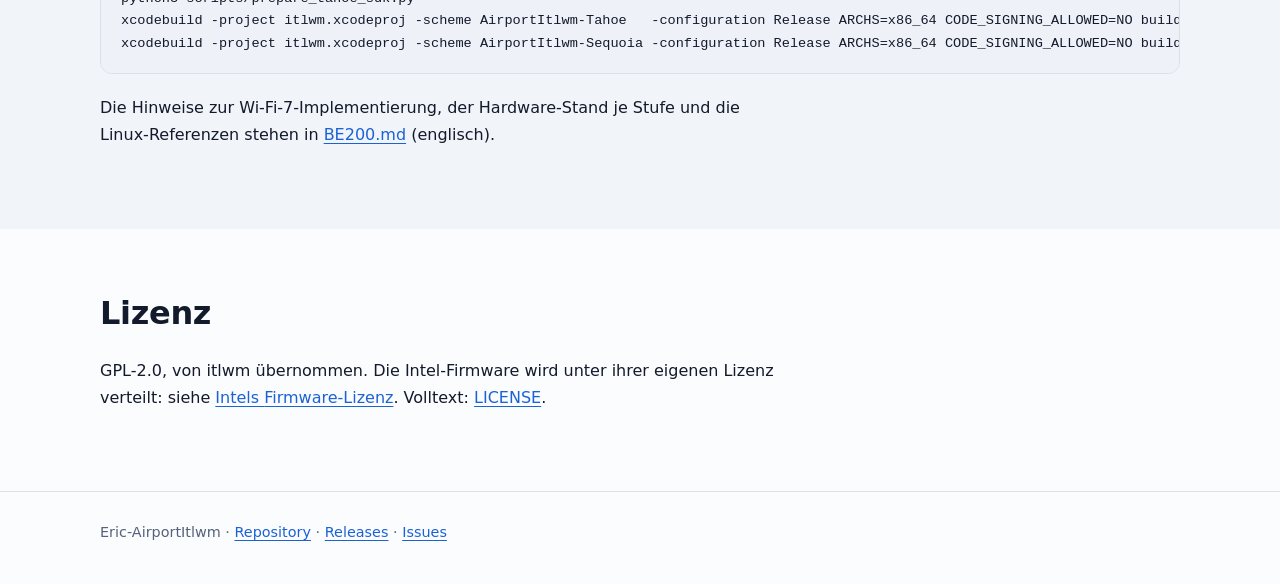
<file: source/Eric-AirportItlwm-source/docs/de/index.html>
<!DOCTYPE html>
<html lang="de" data-lang="de">
<head>
<meta charset="utf-8">
<meta name="viewport" content="width=device-width, initial-scale=1">
<meta name="color-scheme" content="light dark">
<title>Eric-AirportItlwm: natives macOS-WLAN für Intel-Karten, von 802.11n bis Wi-Fi 7</title>
<meta name="description" content="macOS Tahoe 26 und Sequoia 15 · WPA3 · 6 GHz · 802.11be · BE200 / BE201 und alle Karten, die itlwm unterstützt">
<link rel="canonical" href="https://ersiter.github.io/Eric-AirportItlwm/de/">
<link rel="alternate" hreflang="en" href="https://ersiter.github.io/Eric-AirportItlwm/">
<link rel="alternate" hreflang="zh-Hans" href="https://ersiter.github.io/Eric-AirportItlwm/zh-hans/">
<link rel="alternate" hreflang="zh-Hant" href="https://ersiter.github.io/Eric-AirportItlwm/zh-hant/">
<link rel="alternate" hreflang="de" href="https://ersiter.github.io/Eric-AirportItlwm/de/">
<link rel="alternate" hreflang="fr" href="https://ersiter.github.io/Eric-AirportItlwm/fr/">
<link rel="alternate" hreflang="ru" href="https://ersiter.github.io/Eric-AirportItlwm/ru/">
<link rel="alternate" hreflang="x-default" href="https://ersiter.github.io/Eric-AirportItlwm/">
<link rel="icon" type="image/png" href="../be200-icon.png">
<link rel="stylesheet" href="../style.css?v=d4097a50ce25">
<script src="../lang.js"></script>
<script defer src="../app.js"></script>
</head>
<body>
<a class="skip" href="#main">Zum Inhalt springen</a>
<header class="top"><div class="bar">
<a class="brand" href="#top"><img src="../be200-icon.png" width="28" height="28" alt="">Eric-AirportItlwm</a>
<button class="burger" type="button" aria-label="Menü" aria-expanded="false" aria-controls="sections"><span></span><span></span><span></span></button>
<nav id="sections" aria-label="Abschnitte">
<a href="#lineage">Herkunft</a>
<a href="#works">Funktionen</a>
<a href="#cards">Karten</a>
<a href="#install">Installation</a>
<a href="#continuity">Continuity</a>
<a href="#report">Fehler melden</a>
<a href="#build">Bauen</a>
<a href="#license">Lizenz</a>
</nav>
<details class="lang">
<summary aria-label="Language"><span lang="de">de</span></summary>
<ul>
<li><a href="../" hreflang="en" lang="en" data-lang="en-us">en-US<span>English</span></a></li>
<li><a href="../zh-hans/" hreflang="zh-Hans" lang="zh-Hans" data-lang="zh-hans">zh-Hans<span>简体中文</span></a></li>
<li><a href="../zh-hant/" hreflang="zh-Hant" lang="zh-Hant" data-lang="zh-hant">zh-Hant<span>繁體中文</span></a></li>
<li><a href="./" hreflang="de" lang="de" data-lang="de" aria-current="true">de<span>Deutsch</span></a></li>
<li><a href="../fr/" hreflang="fr" lang="fr" data-lang="fr">fr<span>Français</span></a></li>
<li><a href="../ru/" hreflang="ru" lang="ru" data-lang="ru">ru<span>Русский</span></a></li>
</ul>
</details>
</div></header>
<main id="main">
<section class="hero" id="top"><div class="wrap hero-grid">
<div class="hero-text">
<p class="eyebrow">Open Source · <span class="nw">GPL-2</span>.0 · x86_64</p>
<h1>Natives <span class="nw">macOS-WLAN</span> für <span class="nw">Intel-Karten</span>, von <span class="nw">802.11n</span> bis <span class="nw">Wi-Fi 7</span></h1>
<p class="sub">macOS Tahoe 26 und Sequoia 15 · WPA3 · 6 GHz · <span class="nw">802.11be</span> · <span class="nw">BE200 / BE201</span> und alle Karten, die itlwm unterstützt</p>
<p class="lead">AirportItlwm von <span class="nw">Wi-Fi 6</span> auf <span class="nw">Wi-Fi 7</span> gebracht (BE200, BE201); AirDrop und Instant Hotspot sind in Arbeit. Alle bisher unterstützten Karten funktionieren weiter, mit dem WLAN von macOS selbst, ohne HeliPort und ohne die <span class="nw">WLAN-Patches</span> von OpenCore Legacy Patcher.</p>
<p class="cta"><a target="_blank" rel="noopener noreferrer" class="btn primary" href="https://github.com/Ersiter/Eric-AirportItlwm/releases/latest">Von Releases herunterladen</a><a target="_blank" rel="noopener noreferrer" class="btn" href="https://github.com/Ersiter/Eric-AirportItlwm">Auf GitHub ansehen</a><a target="_blank" rel="noopener noreferrer" class="btn" href="https://github.com/Ersiter/Eric-AirportItlwm/issues">Issues</a></p>
<p class="credit-line">Aufgebaut auf <a target="_blank" rel="noopener noreferrer" href="https://github.com/OpenIntelWireless/itlwm">itlwm</a> und <a target="_blank" rel="noopener noreferrer" href="https://github.com/laobamac/itlwm">laobamac/itlwm</a>. Siehe <a href="#lineage">Herkunft und Danksagung</a>.</p>
<p class="star-line">Wenn der Treiber bei dir läuft, freue ich mich über einen ⭐ auf <a target="_blank" rel="noopener noreferrer" href="https://github.com/Ersiter/Eric-AirportItlwm">GitHub</a>: So finden ihn mehr <span class="nw">Intel-Nutzer</span>.</p>
</div>
<div class="hero-art"><img src="../be200-icon.png" width="256" height="256" alt="Eric-AirportItlwm"></div>
</div>
<div class="wrap"><dl class="stats">
<div><dt>Verbindungsrate</dt><dd><span class="num">2882</span> <span class="unit">Mbit/s</span></dd></div>
<div><dt>Senden</dt><dd><span class="num">2.55</span> <span class="unit">Gbit/s</span></dd></div>
<div><dt>Empfangen</dt><dd><span class="num">1.84</span> <span class="unit">Gbit/s</span></dd></div>
<div><dt>auf echter Hardware</dt><dd><span class="num">320</span> <span class="unit">MHz</span></dd></div>
</dl><p class="note">Gemessen an einer BE200: macOS 26, 6 GHz, 320 MHz, zwei Streams. Angegeben sind Verbindungsrate und Durchsatz an der Schnittstelle. 5 GHz HE mit 160 MHz. Ruhezustand: verbindet sich nach beliebig langem Ruhezustand sofort neu (Berichte von Testern).</p>
<ul class="chips"><li>macOS 26 Tahoe</li><li>macOS 15.2+ Sequoia</li><li>x86_64</li><li>GPL-2.0</li></ul></div>
</section>
<section class="lineage" id="lineage"><div class="wrap">
<h2>Herkunft und Danksagung</h2>
<p class="big">Dieses Projekt gibt es nur wegen des Quellcodes anderer. Es behält alles von itlwm und AirportItlwm und erweitert es, ersetzt es aber nicht. Vielen Dank an alle unten Genannten.</p>
<ol class="chain">
<li><strong>itlwm</strong><span><a target="_blank" rel="noopener noreferrer" href="https://github.com/zxystd">zxystd</a> / <a target="_blank" rel="noopener noreferrer" href="https://github.com/OpenIntelWireless/itlwm">OpenIntelWireless</a></span></li>
<li><strong>laobamac/itlwm</strong><span>Die native <span class="nw">Apple-WLAN-Schnittstelle</span> für <span class="nw">Tahoe/Sequoia</span></span></li>
<li><strong>Eric-AirportItlwm</strong><span>Dieses Repository</span></li>
</ol>
<p><strong>itlwm</strong> von <a target="_blank" rel="noopener noreferrer" href="https://github.com/zxystd">zxystd</a> / <a target="_blank" rel="noopener noreferrer" href="https://github.com/OpenIntelWireless/itlwm">OpenIntelWireless</a> → <a target="_blank" rel="noopener noreferrer" href="https://github.com/laobamac/itlwm">laobamac/itlwm</a> (die native <span class="nw">Apple-WLAN-Schnittstelle</span> für <span class="nw">Tahoe/Sequoia</span>) → dieses Repository: behält alles davon und ergänzt die <span class="nw">Wi-Fi-7-Transportschicht</span> und den <span class="nw">MLD-Firmwarepfad</span>, WPA3 SAE/H2E und OWE, 6 GHz, 320 MHz und <span class="nw">Multi-Link</span>, Befehl für Befehl nach Linux <code>iwlwifi</code> (<code>mld</code>, <code>mvm</code>) und <code>mac80211</code>.</p>
<h3>Danksagung</h3>
<ul class="credits">
<li><a target="_blank" rel="noopener noreferrer" href="https://github.com/zxystd">zxystd</a> und <a target="_blank" rel="noopener noreferrer" href="https://github.com/OpenIntelWireless">OpenIntelWireless</a>: itlwm und AirportItlwm</li>
<li><a target="_blank" rel="noopener noreferrer" href="https://github.com/laobamac/itlwm">laobamac</a>: die native IO80211-/Skywalk-/<span class="nw">WCL-Schnittstelle</span> für Tahoe und Sequoia sowie Durchsicht und Anleitung</li>
<li><a target="_blank" rel="noopener noreferrer" href="https://github.com/openbsd/src">OpenBSD</a>, Stefan Sperling und Mitwirkende: net80211, iwn, iwm, iwx und die <span class="nw">SAE-Implementierung</span></li>
<li><a target="_blank" rel="noopener noreferrer" href="https://bearssl.org/">BearSSL</a>, Thomas Pornin: <span class="nw">P-256-Arithmetik</span> für SAE</li>
<li><a target="_blank" rel="noopener noreferrer" href="https://github.com/torvalds/linux/tree/master/drivers/net/wireless/intel/iwlwifi">Linux iwlwifi und mac80211</a>: das Referenzverhalten für jeden <span class="nw">Firmware-Befehl</span></li>
<li><a target="_blank" rel="noopener noreferrer" href="https://w1.fi/">hostap / wpa_supplicant</a>: Referenz für SAE, RSNXE und <span class="nw">Handshake-Verhalten</span></li>
<li><a target="_blank" rel="noopener noreferrer" href="https://github.com/retropineaple/ForbiddenItlwm">retropineaple/ForbiddenItlwm</a>: AWDL auf <span class="nw">Intel-Karten</span>; der <span class="nw">AX-Listener</span> und die Prüfung der <span class="nw">AWDL-Tabelle</span> folgen diesem Projekt</li>
<li><a target="_blank" rel="noopener noreferrer" href="https://github.com/crazyhulk">crazyhulk</a>: Vorarbeit an der <span class="nw">AWDL-Schnittstelle</span> und die <span class="nw">BLE-Patches</span> für BlueToolFixup</li>
<li><a target="_blank" rel="noopener noreferrer" href="https://github.com/seemoo-lab/owl"><span class="nw">seemoo-lab</span>/owl</a>: offene <span class="nw">AWDL-Implementierung</span> als Protokollreferenz</li>
<li><a target="_blank" rel="noopener noreferrer" href="https://github.com/acidanthera">Acidanthera</a>: MacKernelSDK, Lilu, BrcmPatchRAM / BlueToolFixup</li>
<li>Mieze, für Hinweise zum Empfangspfad unter macOS</li>
<li>Die Projekte, die itlwm nennt: <a target="_blank" rel="noopener noreferrer" href="https://github.com/AppleIntelWiFi/Black80211-Catalina"><span class="nw">Black80211-Catalina</span></a>, <a target="_blank" rel="noopener noreferrer" href="https://github.com/rpeshkov/black80211">black80211</a>, <a target="_blank" rel="noopener noreferrer" href="https://github.com/mercurysquad/Voodoo80211">Voodoo80211</a>, <span class="nw">usr-sse2</span> und andere</li>
<li>Intel, für die Firmware, verteilt unter <a target="_blank" rel="noopener noreferrer" href="https://github.com/Ersiter/Eric-AirportItlwm/blob/be200-tahoe/iwlwifi-firmware-license">Intels <span class="nw">Firmware-Lizenz</span></a></li>
<li>Alle, die Router, Hardware und Logs beigesteuert haben</li>
</ul></div></section>
<section id="works"><div class="wrap"><h2>Funktionen</h2>
<div class="table-wrap"><table><thead><tr><th>Funktion</th><th>Karten</th><th>Status</th></tr></thead><tbody>
<tr><td>Suchen, Verbinden, Roaming, private <span class="nw">WLAN-Adresse</span></td><td>alle</td><td><span class="pill ok"><span aria-hidden="true">✅</span> Funktioniert</span></td></tr>
<tr><td><span class="nw">WPA2-Personal</span>, <span class="nw">WPA2-Enterprise</span> (PEAP), WPA2/<span class="nw">WPA3-Übergangsnetze</span></td><td>alle</td><td><span class="pill ok"><span aria-hidden="true">✅</span> Funktioniert</span></td></tr>
<tr><td><span class="nw">WPA3-Personal</span> (SAE, H2E), Enhanced Open (OWE)</td><td>alle</td><td><span class="pill ok"><span aria-hidden="true">✅</span> Funktioniert</span> <span class="snote">an einer BE200</span></td></tr>
<tr><td><span class="nw">802.11ac</span> (VHT), 160 MHz</td><td>AC und neuer</td><td><span class="pill ok"><span aria-hidden="true">✅</span> Funktioniert</span></td></tr>
<tr><td><span class="nw">802.11ax</span> (HE)</td><td>AX und BE</td><td><span class="pill ok"><span aria-hidden="true">✅</span> Funktioniert</span></td></tr>
<tr><td>6 GHz</td><td>AX210/AX211/AX411, BE</td><td><span class="pill ok"><span aria-hidden="true">✅</span> Funktioniert</span> <span class="snote">an einer BE200</span></td></tr>
<tr><td><span class="nw">802.11be</span> (EHT), 320 MHz, <span class="nw">Multi-Link</span> (eMLSR)</td><td>BE</td><td><span class="pill ok"><span aria-hidden="true">✅</span> Funktioniert</span> <span class="snote">320 MHz auf echter Hardware; ein Router mit <span class="nw">Multi-Link</span> wird erreicht; die <span class="nw">Link-Paarung</span> ist noch experimentell</span></td></tr>
<tr><td>Ruhezustand und Aufwachen, Wiederherstellung nach <span class="nw">Firmware-Fehlern</span></td><td>alle</td><td><span class="pill ok"><span aria-hidden="true">✅</span> Funktioniert</span></td></tr>
<tr><td>AirDrop / AWDL</td><td>iwn (PAN), iwm, AX, BE</td><td><span class="pill dev"><span aria-hidden="true">🧪</span> In Entwicklung</span> <span class="snote">siehe <a href="#continuity">Continuity</a></span></td></tr>
<tr><td>Instant Hotspot (iPhone im <span class="nw">WLAN-Menü</span>)</td><td>alle</td><td><span class="pill dev"><span aria-hidden="true">🧪</span> In Entwicklung</span></td></tr>
</tbody></table></div></div></section>
<section id="cards"><div class="wrap"><h2>Unterstützte Karten</h2>
<div class="table-wrap"><table class="cards"><thead><tr><th>Generation</th><th>Karten</th><th><span class="nw">PCI-Geräte-IDs</span> (<code>8086:xxxx</code>)</th><th>HAL / Firmware</th></tr></thead><tbody>
<tr><td><span class="nw">Wi-Fi 7</span></td><td>BE200, BE202, Killer BE1750 x/w</td><td><code>272B</code></td><td>iwx, MLD API 92 (86)</td></tr>
<tr><td><span class="nw">Wi-Fi 7</span></td><td>BE201, Killer BE1750 i/s</td><td><code>A840</code> <code>7740</code> <code>4D40</code></td><td>iwx, MLD API 92</td></tr>
<tr><td><span class="nw">Wi-Fi 6E</span></td><td>AX210, AX211, AX411</td><td><code>2725</code> <code>2726</code> <code>7A70</code> <code>7AF0</code> <code>51F0</code> <code>51F1</code> <code>54F0</code> <code>7F70</code> <code>2729</code> <code>7E40</code></td><td>iwx, API 68</td></tr>
<tr><td><span class="nw">Wi-Fi 6</span></td><td>AX200, AX201, AX1650</td><td><code>2723</code> <code>2720</code> <code>02F0</code> <code>06F0</code> <code>34F0</code> <code>3DF0</code> <code>4DF0</code> <code>43F0</code> <code>A0F0</code></td><td>iwx, API 68</td></tr>
<tr><td><span class="nw">Wi-Fi 5</span></td><td>9260, 9461, 9462, 9560, 8265, 8260, 7265, 7260, 3168, 3165, 3160</td><td>siehe <a target="_blank" rel="noopener noreferrer" href="https://github.com/Ersiter/Eric-AirportItlwm/blob/be200-tahoe/AirportItlwm/WCL/Info.plist">Info.plist</a></td><td>iwm</td></tr>
<tr><td><span class="nw">Wi-Fi 4</span></td><td>6xxx, 5xxx, 4965, 2200, 2230, 1000, 1030, 100, 105, 130, 135</td><td>siehe <a target="_blank" rel="noopener noreferrer" href="https://github.com/Ersiter/Eric-AirportItlwm/blob/be200-tahoe/AirportItlwm/WCL/Info.plist">Info.plist</a></td><td>iwn</td></tr>
</tbody></table></div><p>Die Firmware jeder Karte ist in der Kext enthalten. Bei der <span class="nw">BE-Familie</span> wählt die <span class="nw">Hardware-Revision</span> die Firmware aus, und die höchste angepasste API wird zuerst versucht. Noch nicht unterstützt: die „SC“-Generation von <span class="nw">Wi-Fi 7</span> (BE211/BE213, <code>6E70</code> <code>D240</code> <code>D340</code> <code>E340</code> <code>E440</code> <code>9327</code>), die Firmware braucht, die dieses Projekt nicht mitliefert.</p></div></section>
<section id="install"><div class="wrap"><h2>Installation</h2><ol class="steps">
<li>Lade das Paket für dein macOS von <a target="_blank" rel="noopener noreferrer" href="https://github.com/Ersiter/Eric-AirportItlwm/releases">Releases</a> herunter: <code>macOS26-Tahoe</code> für macOS 26, <code>macOS15-Sequoia</code> für macOS 15.2 oder neuer. <strong>Release</strong> für den Alltag; <strong>Debug</strong> behält die <span class="nw">Diagnose-Logs</span>, die ein Fehlerbericht braucht.</li>
<li>Lege die Kext in <code>EFI/OC/Kexts/</code> und trage sie unter <code>Kernel → Add</code> ein. Verwende nur eine einzige <span class="nw">Intel-WLAN-Kext</span>. Startet eine Konfiguration beide Systeme, begrenze die <span class="nw">Tahoe-Kext</span> auf Darwin <code>25.0.0</code>–<code>25.99.99</code> und die <span class="nw">Sequoia-Kext</span> auf <code>24.2.0</code>–<code>24.99.99</code>.</li>
<li>Kombiniere sie nicht mit den „Modern Wireless“-<span class="nw">Root-Patches</span> von OpenCore Legacy Patcher oder einem Ersatz für IO80211 / Skywalk: Dieser Treiber nutzt den <span class="nw">WLAN-Stack</span> des Systems selbst.</li>
<li>Bewahre eine startfähige Kopie deiner EFI auf und teste zuerst mit einem <span class="nw">USB-Stick</span>.</li>
</ol><p>Das Land und die dort erlaubten Kanäle ergeben sich aus den Netzen in der Umgebung, über die Regulierungslogik der Karte selbst, wie unter Linux. Es gibt nichts einzustellen.</p>
<h3><span class="nw">Boot-Argumente</span></h3><div class="table-wrap"><table><thead><tr><th>Argument</th><th>Wirkung</th></tr></thead><tbody>
<tr><td><code>-itlawdl</code></td><td>Experimentelles AirDrop, siehe unten. Nur zum Testen verwenden</td></tr>
<tr><td><code>itlwm_he=0</code></td><td>HE/EHT (<span class="nw">802.11ax</span>/be) ausschalten. Standardmäßig an</td></tr>
</tbody></table></div></div></section>
<section id="continuity"><div class="wrap"><h2>Continuity</h2>
<p><span class="pill dev"><span aria-hidden="true">🧪</span> In Entwicklung</span></p>
<h3>Instant Hotspot</h3><p>Das Aufwecken des <span class="nw">iPhone-Hotspots</span> über Bluetooth, der gezielte Scan und die <span class="nw">WPA3-Assoziation</span> funktionieren; das iPhone trennt die Verbindung derzeit direkt nach dem <span class="nw">Vier-Wege-Handshake</span>. Das ist der offene Fehler, und die Korrektur gilt für jede Karte.</p>
<h3>AirDrop (AWDL)</h3><p><code>awdl0</code> wird angelegt und vom <span class="nw">AWDL-Stack</span> von macOS selbst betrieben. Für AirDrop muss die Karte auf dem <span class="nw">AWDL-Kanal</span> lauschen und zugleich in deinem Netz bleiben. Jede <span class="nw">Intel-Karte</span> außer der AX411 hat nur ein Funkmodul (auch das eMLSR von <span class="nw">Wi-Fi 7</span> ist ein einzelnes Funkmodul), deshalb teilt die Firmware die Zeit auf beide auf:</p><ul>
<li><strong><span class="nw">AX-Karten</span></strong> (Firmware ohne MLD): ein dauerhafter Listener mit eigenem Kanalkontext, so wie <a target="_blank" rel="noopener noreferrer" href="https://github.com/retropineaple/ForbiddenItlwm">ForbiddenItlwm</a> ihn auf der AX211 betreibt, mit AirDrop in beide Richtungen.</li>
<li><strong><span class="nw">BE-Karten</span></strong> (<span class="nw">MLD-Firmware</span>): derselbe Gedanke mit dem <span class="nw">MLD-Befehlssatz</span>, als <span class="nw">P2P-Client-Link</span> neben dem <span class="nw">Station-Link</span> (die Kombination, die Linux auf zwei Kanälen erlaubt). Die Aktivierungsregeln der Firmware werden aus deren eigenem Code erarbeitet; funktioniert noch nicht.</li>
<li><strong><span class="nw">iwm-Karten</span></strong> (Serien 7000, 8000 und 9000): Der dauerhafte Listener startet nach dem Verbinden mit dem WLAN. Für die neu hinzugekommenen Modelle stehen Praxistests aus.</li>
<li><strong><span class="nw">iwn-Karten</span> mit PAN und P2P</strong> (zunächst 6205 und 6235): WLAN auf Kanal 6 verwenden und mit <code>-itlawdl</code> starten. Der <span class="nw">AirDrop-Betrieb</span> auf diesem Kanal muss noch auf echter Hardware geprüft werden.</li>
</ul><p>AirDrop verwendet Bluetooth LE zur Erkennung. Die optionalen <span class="nw">Intel-BLE-Patches</span> gibt es separat unter <a target="_blank" rel="noopener noreferrer" href="https://github.com/Ersiter/Eric-BlueToolFixup/releases"><span class="nw">Eric-BlueToolFixup</span> Releases</a>. <span class="nw">Community-Testpakete</span> enthalten beide Kexts. Mit <code>-itlawdl</code> prüft der Treiber zuerst, ob Apples <span class="nw">AWDL-Schnittstellentabelle</span> das Layout hat, für das er gebaut wurde (<code>AWDLBuildCheck</code> in der I/<span class="nw">O-Registry</span>), und läuft sonst als reines WLAN, sodass ein <span class="nw">macOS-Update</span> keinen <span class="nw">Kernel-Panic</span> auslösen kann. Der Lauschkanal ist 149, dann 44, dann 6, und zwar nur einer, auf dem das Land das Senden erlaubt (44, wo es keine 149 gibt; ein passiver Kanal, sobald ein Router in der Nähe dort Beacons sendet). 149 ist am schnellsten: Router auf 149 und ein iPhone auf 149 oder ohne WLAN ergeben die beste <span class="nw">AirDrop-Geschwindigkeit</span>.</p></div></section>
<section id="report"><div class="wrap"><h2>Fehler melden</h2><p>Starte vor dem Reproduzieren <code>Collect-EricWirelessDiagnostics.command</code> aus dem <span class="nw">Debug-Paket</span>. Wähle WLAN, AirDrop / Instant Hotspot oder <span class="nw">Bluetooth-Erkennung</span>. Melde Adapter, Gegenstelle und Ergebnis im <a target="_blank" rel="noopener noreferrer" href="https://github.com/Ersiter/Eric-AirportItlwm/issues"><span class="nw">GitHub-Issue</span></a>. <span class="nw">ZIP-Dateien</span> mit Netzwerkdaten privat senden.</p><p><a target="_blank" rel="noopener noreferrer" class="btn" href="https://github.com/Ersiter/Eric-AirportItlwm/issues/new">Issue öffnen</a></p></div></section>
<section id="build"><div class="wrap"><h2>Bauen</h2>
<div class="code"><button type="button" class="copy" data-copied="Kopiert" hidden>Kopieren</button><pre><code>git clone https://github.com/acidanthera/MacKernelSDK.git MacKernelSDK
git -C MacKernelSDK checkout 3f750085caa17ec3a7880f11c11bf4f48cd6a164
python3 scripts/prepare_tahoe_sdk.py
xcodebuild -project itlwm.xcodeproj -scheme AirportItlwm-Tahoe   -configuration Release ARCHS=x86_64 CODE_SIGNING_ALLOWED=NO build
xcodebuild -project itlwm.xcodeproj -scheme AirportItlwm-Sequoia -configuration Release ARCHS=x86_64 CODE_SIGNING_ALLOWED=NO build</code></pre></div>
<p>Die Hinweise zur <span class="nw">Wi-Fi-7-Implementierung</span>, der <span class="nw">Hardware-Stand</span> je Stufe und die <span class="nw">Linux-Referenzen</span> stehen in <a target="_blank" rel="noopener noreferrer" href="https://github.com/Ersiter/Eric-AirportItlwm/blob/be200-tahoe/BE200.md">BE200.md</a> (englisch).</p></div></section>
<section id="license"><div class="wrap"><h2>Lizenz</h2><p><span class="nw">GPL-2</span>.0, von itlwm übernommen. Die <span class="nw">Intel-Firmware</span> wird unter ihrer eigenen Lizenz verteilt: siehe <a target="_blank" rel="noopener noreferrer" href="https://github.com/Ersiter/Eric-AirportItlwm/blob/be200-tahoe/iwlwifi-firmware-license">Intels <span class="nw">Firmware-Lizenz</span></a>. Volltext: <a target="_blank" rel="noopener noreferrer" href="https://github.com/Ersiter/Eric-AirportItlwm/blob/be200-tahoe/LICENSE">LICENSE</a>.</p></div></section>
</main>
<footer><div class="wrap"><p>Eric-AirportItlwm · <a target="_blank" rel="noopener noreferrer" href="https://github.com/Ersiter/Eric-AirportItlwm">Repository</a> · <a target="_blank" rel="noopener noreferrer" href="https://github.com/Ersiter/Eric-AirportItlwm/releases">Releases</a> · <a target="_blank" rel="noopener noreferrer" href="https://github.com/Ersiter/Eric-AirportItlwm/issues">Issues</a></p></div></footer>
</body>
</html>
</file>
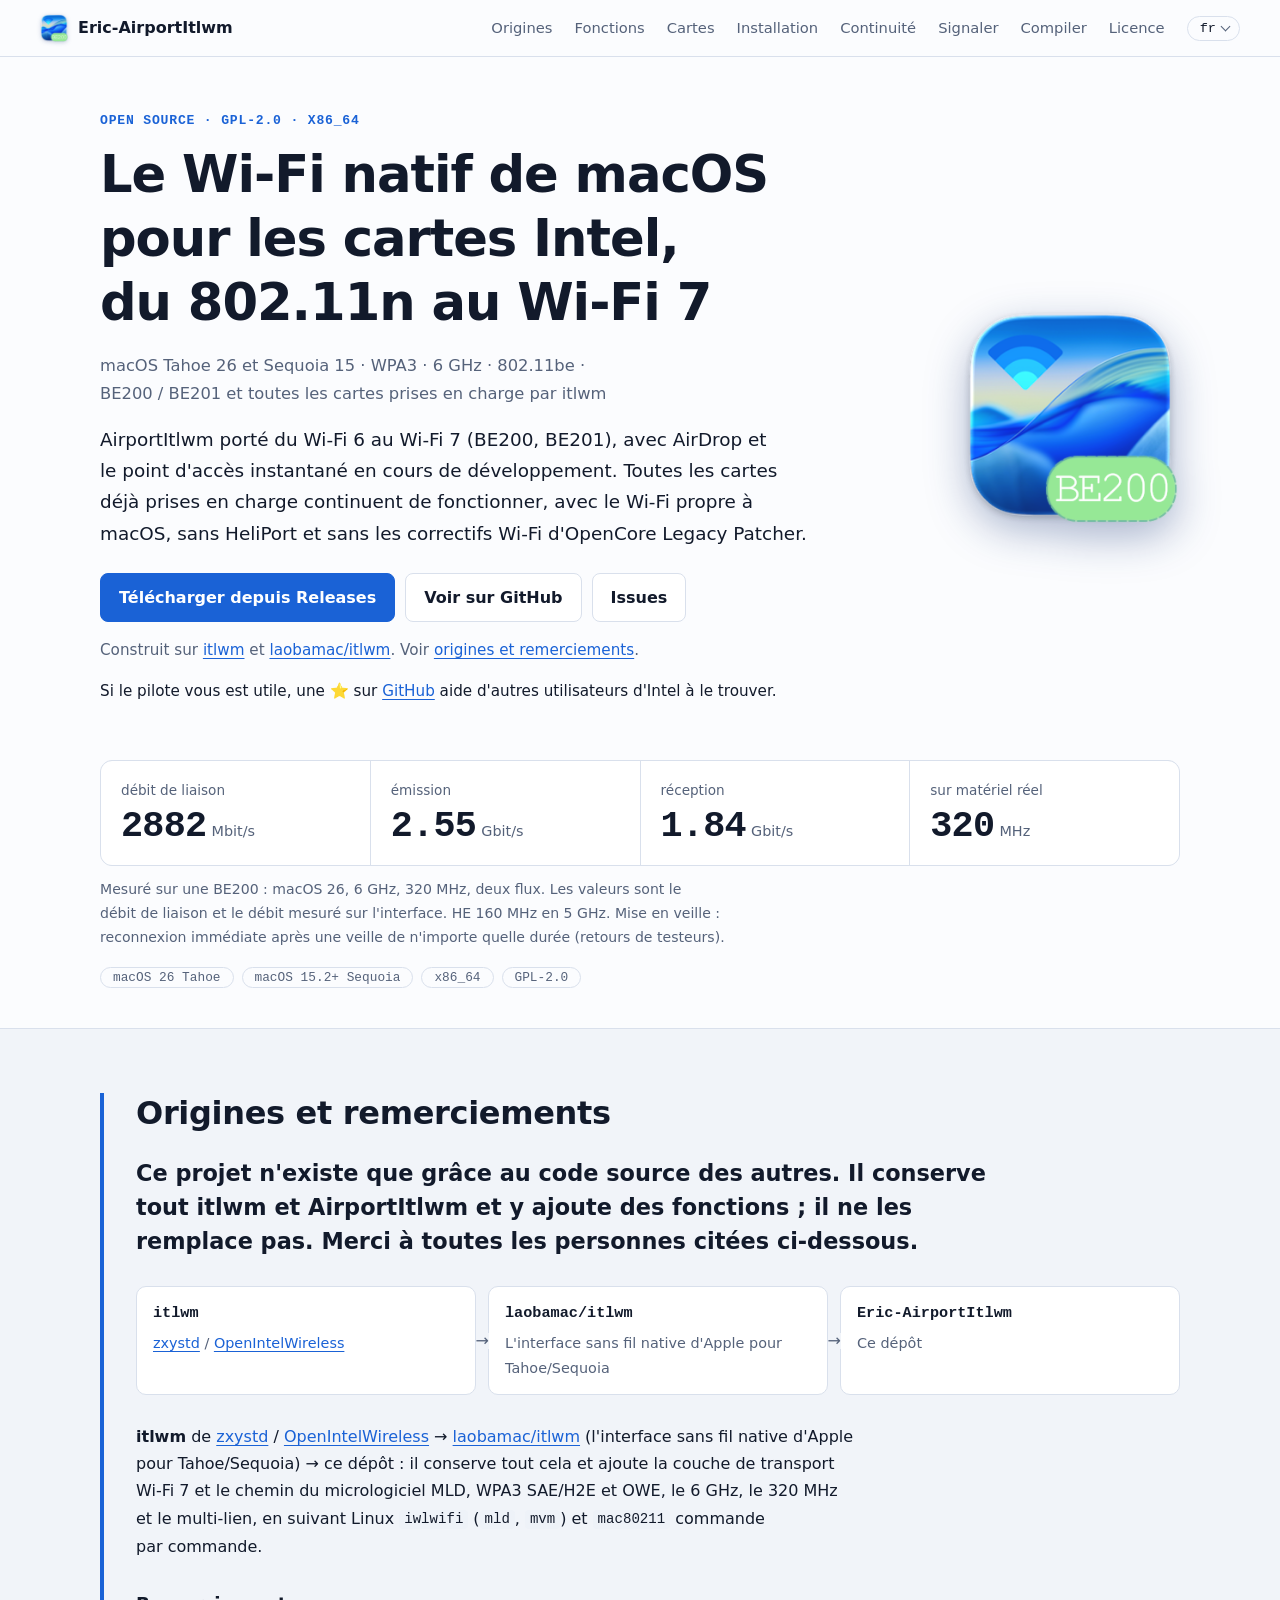
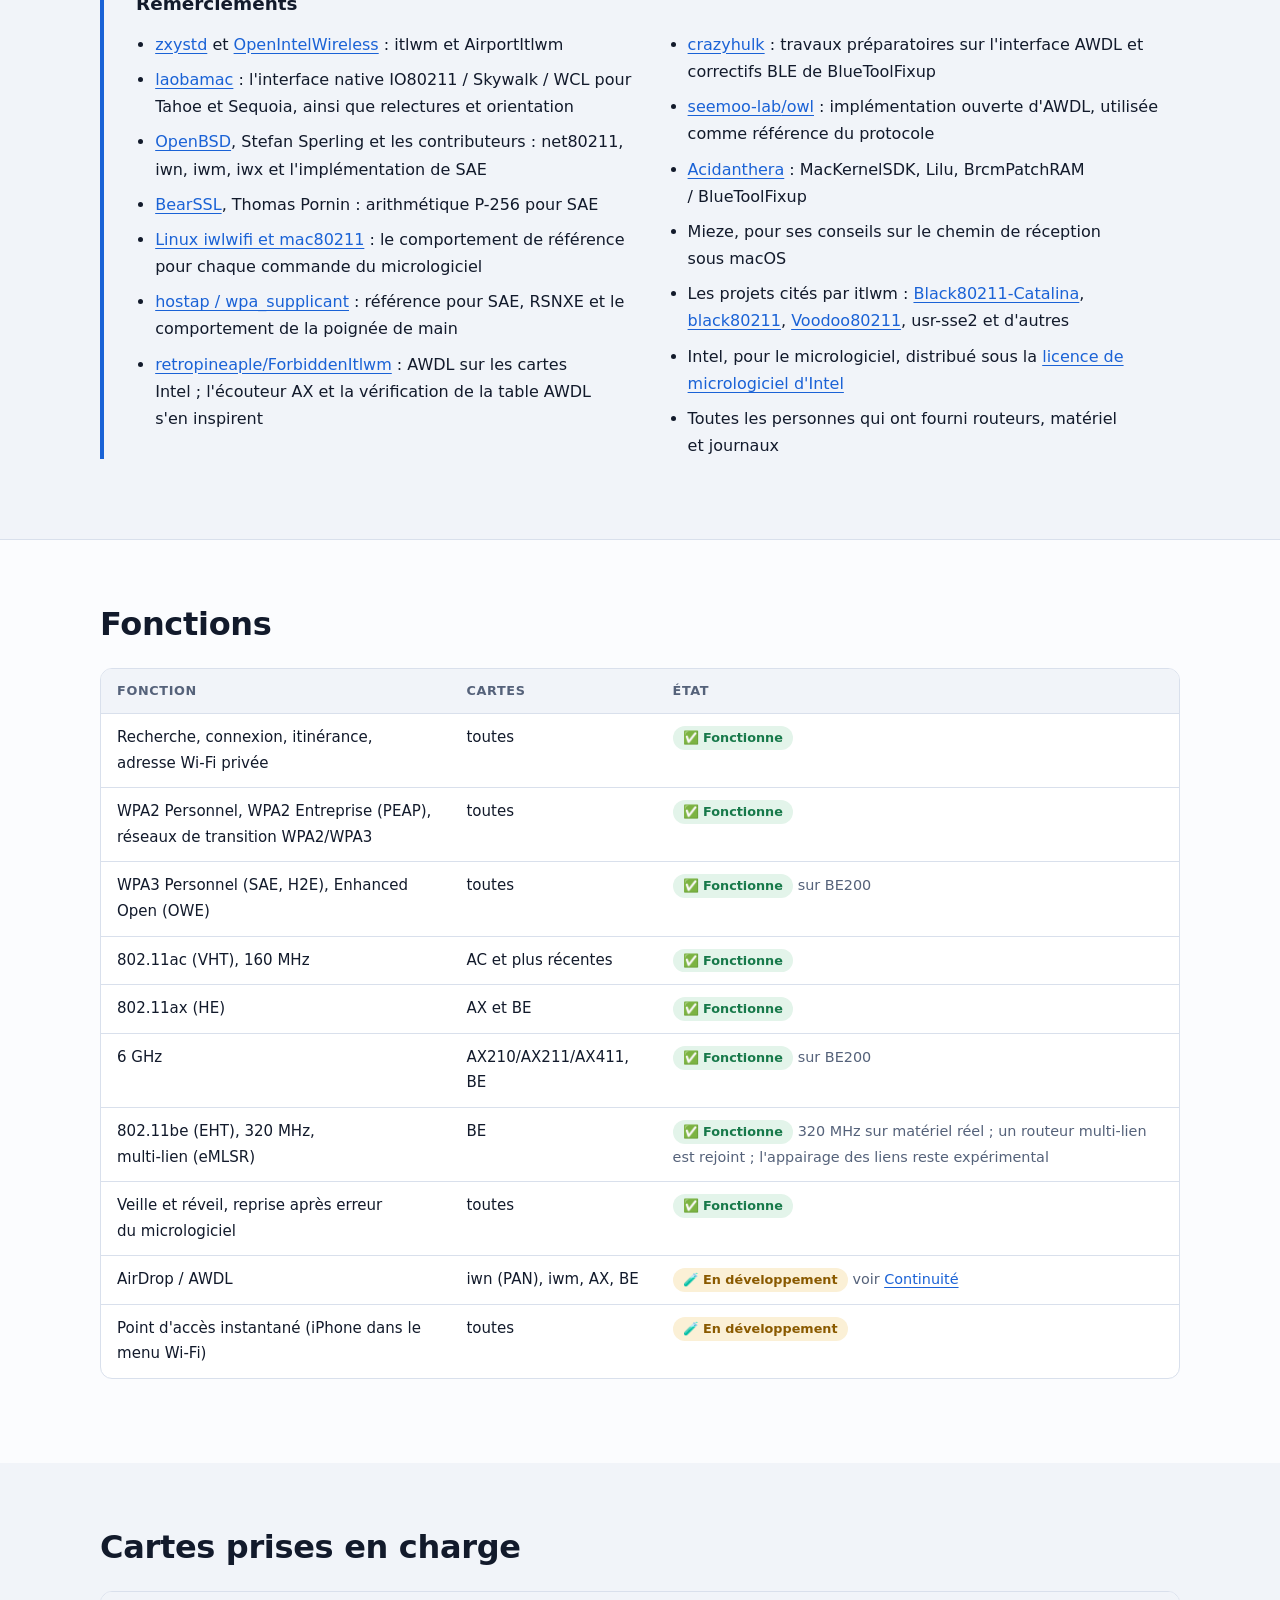
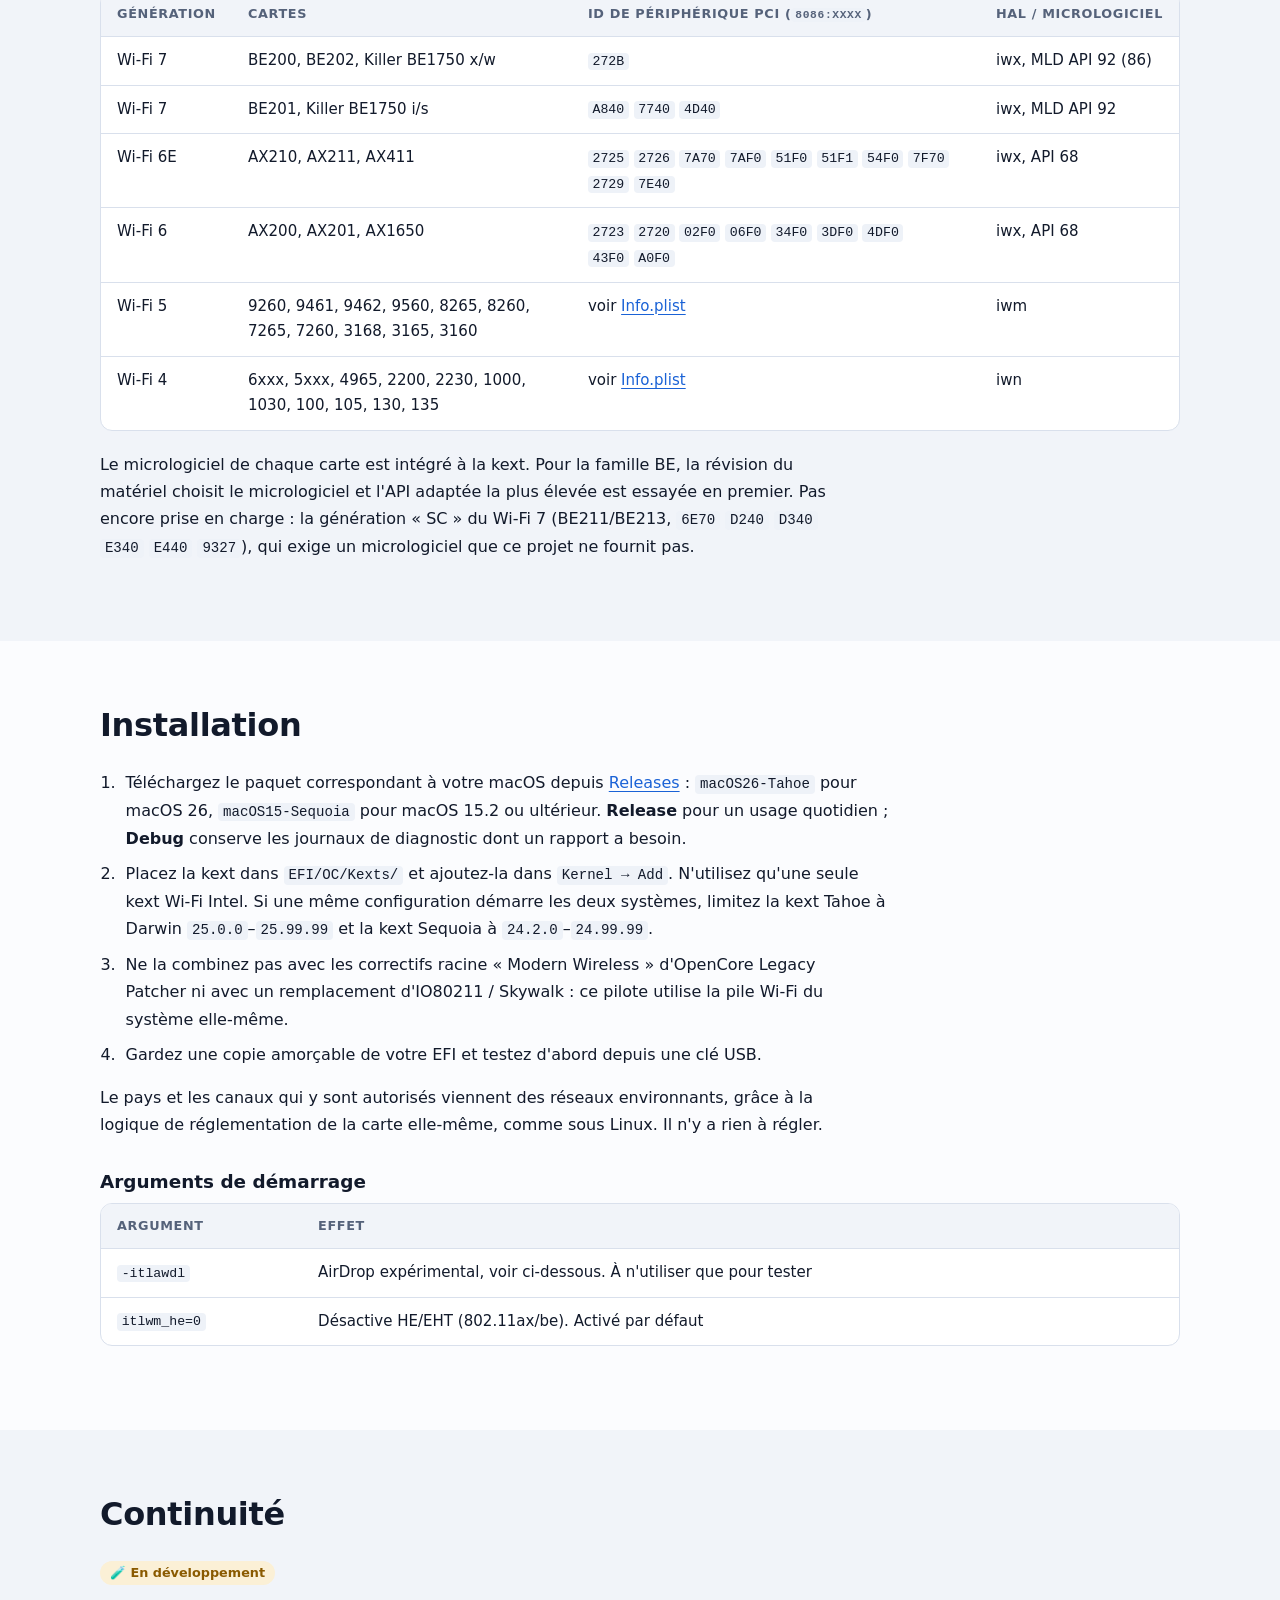
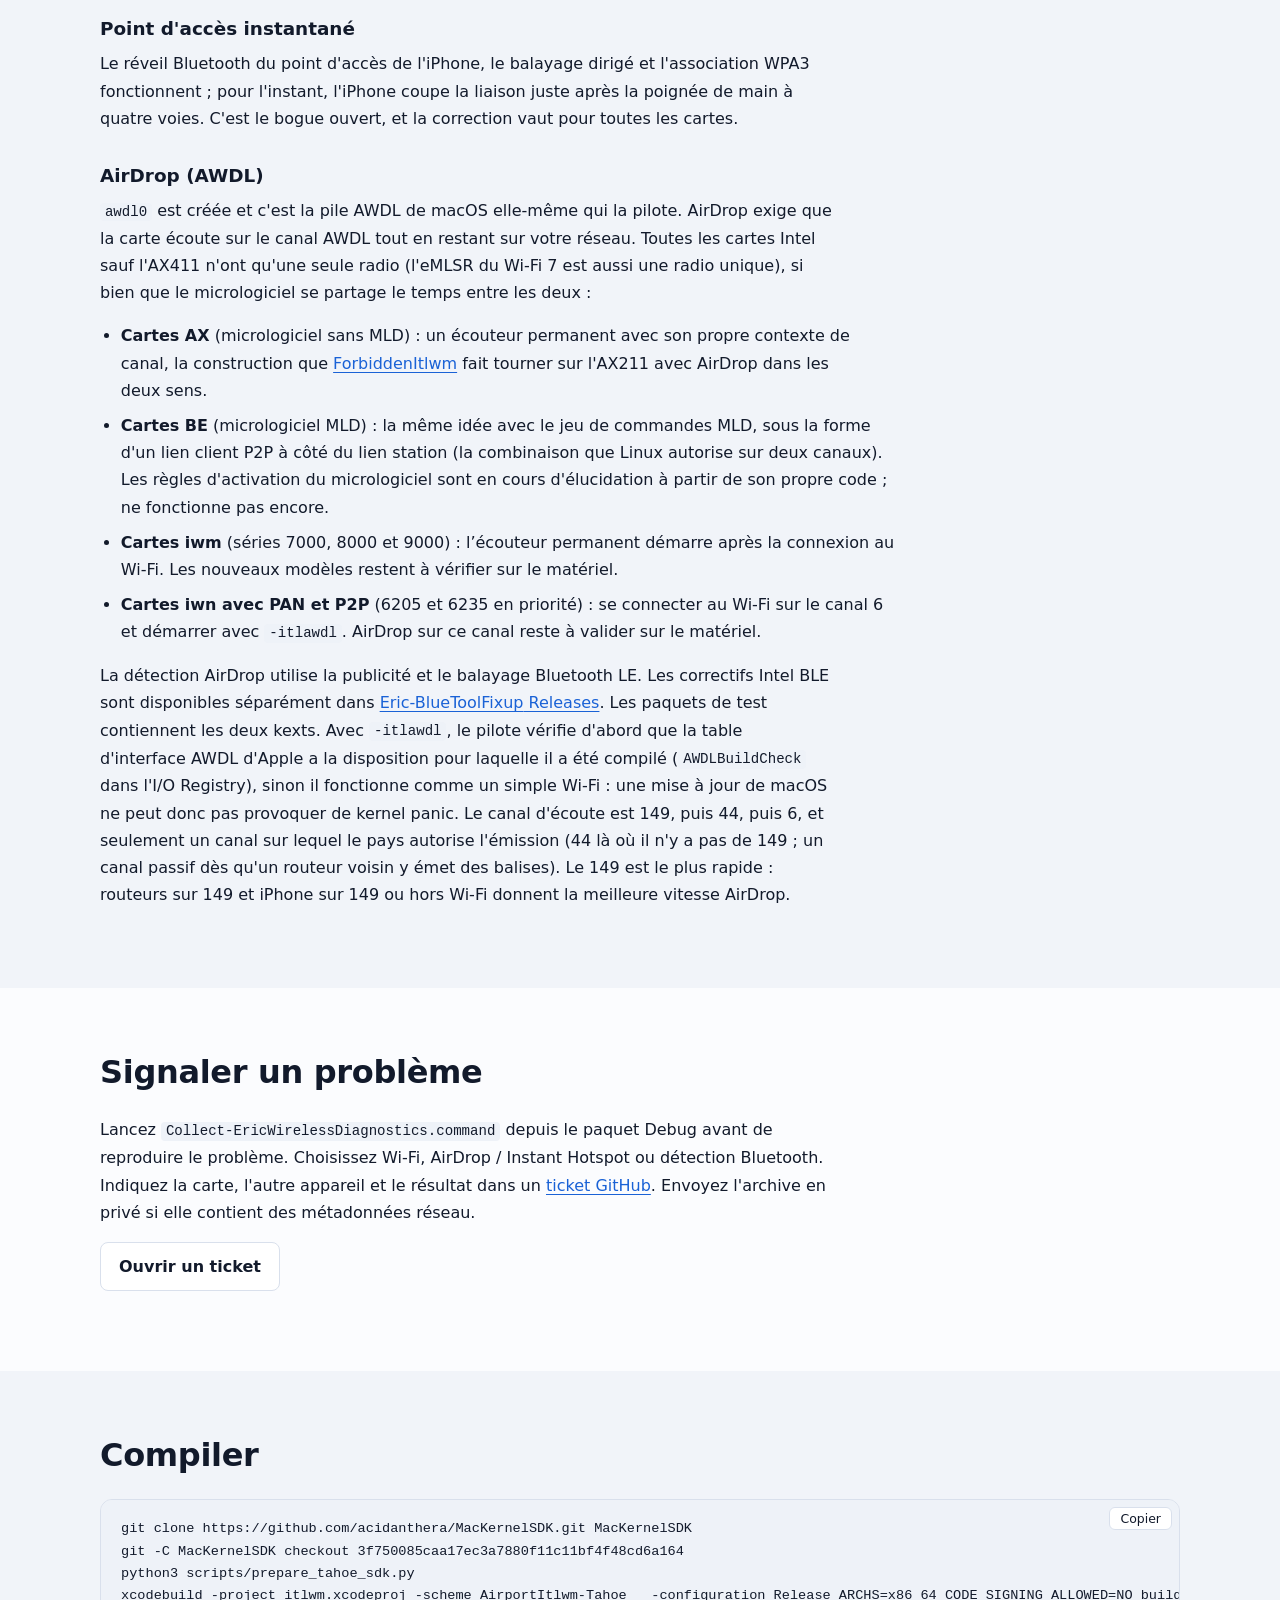
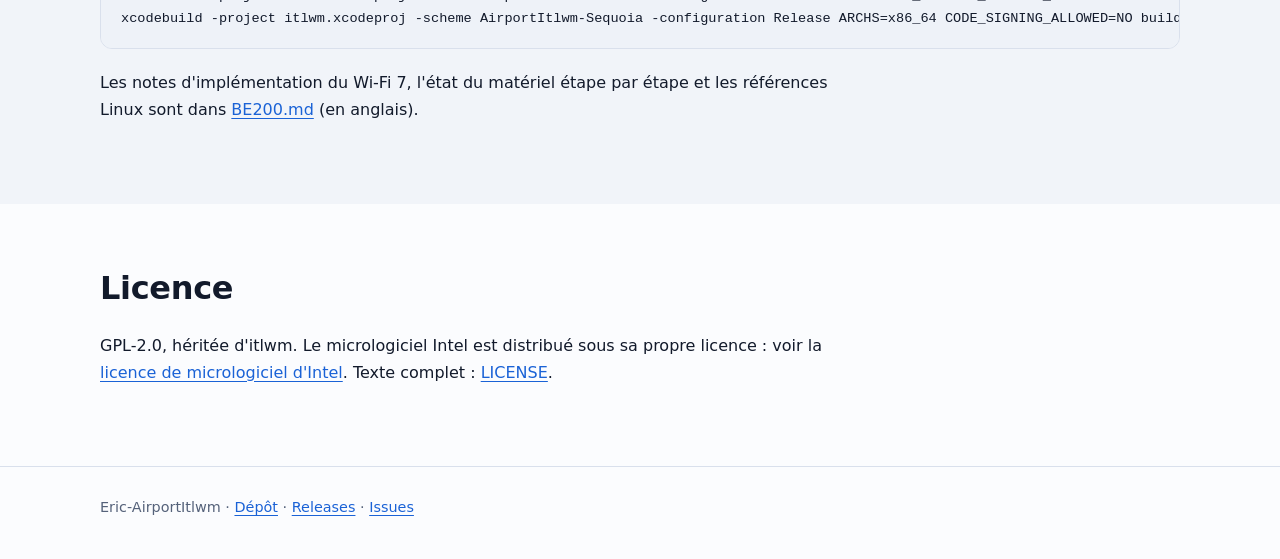
<file: source/Eric-AirportItlwm-source/docs/fr/index.html>
<!DOCTYPE html>
<html lang="fr" data-lang="fr">
<head>
<meta charset="utf-8">
<meta name="viewport" content="width=device-width, initial-scale=1">
<meta name="color-scheme" content="light dark">
<title>Eric-AirportItlwm : le Wi-Fi natif de macOS pour les cartes Intel, du 802.11n au Wi-Fi 7</title>
<meta name="description" content="macOS Tahoe 26 et Sequoia 15 · WPA3 · 6 GHz · 802.11be · BE200 / BE201 et toutes les cartes prises en charge par itlwm">
<link rel="canonical" href="https://ersiter.github.io/Eric-AirportItlwm/fr/">
<link rel="alternate" hreflang="en" href="https://ersiter.github.io/Eric-AirportItlwm/">
<link rel="alternate" hreflang="zh-Hans" href="https://ersiter.github.io/Eric-AirportItlwm/zh-hans/">
<link rel="alternate" hreflang="zh-Hant" href="https://ersiter.github.io/Eric-AirportItlwm/zh-hant/">
<link rel="alternate" hreflang="de" href="https://ersiter.github.io/Eric-AirportItlwm/de/">
<link rel="alternate" hreflang="fr" href="https://ersiter.github.io/Eric-AirportItlwm/fr/">
<link rel="alternate" hreflang="ru" href="https://ersiter.github.io/Eric-AirportItlwm/ru/">
<link rel="alternate" hreflang="x-default" href="https://ersiter.github.io/Eric-AirportItlwm/">
<link rel="icon" type="image/png" href="../be200-icon.png">
<link rel="stylesheet" href="../style.css?v=d4097a50ce25">
<script src="../lang.js"></script>
<script defer src="../app.js"></script>
</head>
<body>
<a class="skip" href="#main">Aller au contenu</a>
<header class="top"><div class="bar">
<a class="brand" href="#top"><img src="../be200-icon.png" width="28" height="28" alt="">Eric-AirportItlwm</a>
<button class="burger" type="button" aria-label="Menu" aria-expanded="false" aria-controls="sections"><span></span><span></span><span></span></button>
<nav id="sections" aria-label="Sections">
<a href="#lineage">Origines</a>
<a href="#works">Fonctions</a>
<a href="#cards">Cartes</a>
<a href="#install">Installation</a>
<a href="#continuity">Continuité</a>
<a href="#report">Signaler</a>
<a href="#build">Compiler</a>
<a href="#license">Licence</a>
</nav>
<details class="lang">
<summary aria-label="Language"><span lang="fr">fr</span></summary>
<ul>
<li><a href="../" hreflang="en" lang="en" data-lang="en-us">en-US<span>English</span></a></li>
<li><a href="../zh-hans/" hreflang="zh-Hans" lang="zh-Hans" data-lang="zh-hans">zh-Hans<span>简体中文</span></a></li>
<li><a href="../zh-hant/" hreflang="zh-Hant" lang="zh-Hant" data-lang="zh-hant">zh-Hant<span>繁體中文</span></a></li>
<li><a href="../de/" hreflang="de" lang="de" data-lang="de">de<span>Deutsch</span></a></li>
<li><a href="./" hreflang="fr" lang="fr" data-lang="fr" aria-current="true">fr<span>Français</span></a></li>
<li><a href="../ru/" hreflang="ru" lang="ru" data-lang="ru">ru<span>Русский</span></a></li>
</ul>
</details>
</div></header>
<main id="main">
<section class="hero" id="top"><div class="wrap hero-grid">
<div class="hero-text">
<p class="eyebrow">Open source · <span class="nw">GPL-2</span>.0 · x86_64</p>
<h1>Le <span class="nw">Wi-Fi</span> natif de macOS pour les cartes Intel, du <span class="nw">802.11n</span> au <span class="nw">Wi-Fi 7</span></h1>
<p class="sub">macOS Tahoe 26 et Sequoia 15 · WPA3 · 6 GHz · <span class="nw">802.11be</span> · <span class="nw">BE200 / BE201</span> et toutes les cartes prises en charge par itlwm</p>
<p class="lead">AirportItlwm porté du <span class="nw">Wi-Fi 6</span> au <span class="nw">Wi-Fi 7</span> (BE200, BE201), avec AirDrop et le point d'accès instantané en cours de développement. Toutes les cartes déjà prises en charge continuent de fonctionner, avec le <span class="nw">Wi-Fi</span> propre à macOS, sans HeliPort et sans les correctifs <span class="nw">Wi-Fi</span> d'OpenCore Legacy Patcher.</p>
<p class="cta"><a target="_blank" rel="noopener noreferrer" class="btn primary" href="https://github.com/Ersiter/Eric-AirportItlwm/releases/latest">Télécharger depuis Releases</a><a target="_blank" rel="noopener noreferrer" class="btn" href="https://github.com/Ersiter/Eric-AirportItlwm">Voir sur GitHub</a><a target="_blank" rel="noopener noreferrer" class="btn" href="https://github.com/Ersiter/Eric-AirportItlwm/issues">Issues</a></p>
<p class="credit-line">Construit sur <a target="_blank" rel="noopener noreferrer" href="https://github.com/OpenIntelWireless/itlwm">itlwm</a> et <a target="_blank" rel="noopener noreferrer" href="https://github.com/laobamac/itlwm">laobamac/itlwm</a>. Voir <a href="#lineage">origines et remerciements</a>.</p>
<p class="star-line">Si le pilote vous est utile, une ⭐ sur <a target="_blank" rel="noopener noreferrer" href="https://github.com/Ersiter/Eric-AirportItlwm">GitHub</a> aide d'autres utilisateurs d'Intel à le trouver.</p>
</div>
<div class="hero-art"><img src="../be200-icon.png" width="256" height="256" alt="Eric-AirportItlwm"></div>
</div>
<div class="wrap"><dl class="stats">
<div><dt>débit de liaison</dt><dd><span class="num">2882</span> <span class="unit">Mbit/s</span></dd></div>
<div><dt>émission</dt><dd><span class="num">2.55</span> <span class="unit">Gbit/s</span></dd></div>
<div><dt>réception</dt><dd><span class="num">1.84</span> <span class="unit">Gbit/s</span></dd></div>
<div><dt>sur matériel réel</dt><dd><span class="num">320</span> <span class="unit">MHz</span></dd></div>
</dl><p class="note">Mesuré sur une BE200 : macOS 26, 6 GHz, 320 MHz, deux flux. Les valeurs sont le débit de liaison et le débit mesuré sur l'interface. HE 160 MHz en 5 GHz. Mise en veille : reconnexion immédiate après une veille de n'importe quelle durée (retours de testeurs).</p>
<ul class="chips"><li>macOS 26 Tahoe</li><li>macOS 15.2+ Sequoia</li><li>x86_64</li><li>GPL-2.0</li></ul></div>
</section>
<section class="lineage" id="lineage"><div class="wrap">
<h2>Origines et remerciements</h2>
<p class="big">Ce projet n'existe que grâce au code source des autres. Il conserve tout itlwm et AirportItlwm et y ajoute des fonctions ; il ne les remplace pas. Merci à toutes les personnes citées <span class="nw">ci-dessous</span>.</p>
<ol class="chain">
<li><strong>itlwm</strong><span><a target="_blank" rel="noopener noreferrer" href="https://github.com/zxystd">zxystd</a> / <a target="_blank" rel="noopener noreferrer" href="https://github.com/OpenIntelWireless/itlwm">OpenIntelWireless</a></span></li>
<li><strong>laobamac/itlwm</strong><span>L'interface sans fil native d'Apple pour <span class="nw">Tahoe/Sequoia</span></span></li>
<li><strong>Eric-AirportItlwm</strong><span>Ce dépôt</span></li>
</ol>
<p><strong>itlwm</strong> de <a target="_blank" rel="noopener noreferrer" href="https://github.com/zxystd">zxystd</a> / <a target="_blank" rel="noopener noreferrer" href="https://github.com/OpenIntelWireless/itlwm">OpenIntelWireless</a> → <a target="_blank" rel="noopener noreferrer" href="https://github.com/laobamac/itlwm">laobamac/itlwm</a> (l'interface sans fil native d'Apple pour <span class="nw">Tahoe/Sequoia</span>) → ce dépôt : il conserve tout cela et ajoute la couche de transport <span class="nw">Wi-Fi 7</span> et le chemin du micrologiciel MLD, WPA3 SAE/H2E et OWE, le 6 GHz, le 320 MHz et le <span class="nw">multi-lien</span>, en suivant Linux <code>iwlwifi</code> (<code>mld</code>, <code>mvm</code>) et <code>mac80211</code> commande par commande.</p>
<h3>Remerciements</h3>
<ul class="credits">
<li><a target="_blank" rel="noopener noreferrer" href="https://github.com/zxystd">zxystd</a> et <a target="_blank" rel="noopener noreferrer" href="https://github.com/OpenIntelWireless">OpenIntelWireless</a> : itlwm et AirportItlwm</li>
<li><a target="_blank" rel="noopener noreferrer" href="https://github.com/laobamac/itlwm">laobamac</a> : l'interface native IO80211 / Skywalk / WCL pour Tahoe et Sequoia, ainsi que relectures et orientation</li>
<li><a target="_blank" rel="noopener noreferrer" href="https://github.com/openbsd/src">OpenBSD</a>, Stefan Sperling et les contributeurs : net80211, iwn, iwm, iwx et l'implémentation de SAE</li>
<li><a target="_blank" rel="noopener noreferrer" href="https://bearssl.org/">BearSSL</a>, Thomas Pornin : arithmétique <span class="nw">P-256</span> pour SAE</li>
<li><a target="_blank" rel="noopener noreferrer" href="https://github.com/torvalds/linux/tree/master/drivers/net/wireless/intel/iwlwifi">Linux iwlwifi et mac80211</a> : le comportement de référence pour chaque commande du micrologiciel</li>
<li><a target="_blank" rel="noopener noreferrer" href="https://w1.fi/">hostap / wpa_supplicant</a> : référence pour SAE, RSNXE et le comportement de la poignée de main</li>
<li><a target="_blank" rel="noopener noreferrer" href="https://github.com/retropineaple/ForbiddenItlwm">retropineaple/ForbiddenItlwm</a> : AWDL sur les cartes Intel ; l'écouteur AX et la vérification de la table AWDL s'en inspirent</li>
<li><a target="_blank" rel="noopener noreferrer" href="https://github.com/crazyhulk">crazyhulk</a> : travaux préparatoires sur l'interface AWDL et correctifs BLE de BlueToolFixup</li>
<li><a target="_blank" rel="noopener noreferrer" href="https://github.com/seemoo-lab/owl"><span class="nw">seemoo-lab</span>/owl</a> : implémentation ouverte d'AWDL, utilisée comme référence du protocole</li>
<li><a target="_blank" rel="noopener noreferrer" href="https://github.com/acidanthera">Acidanthera</a> : MacKernelSDK, Lilu, BrcmPatchRAM / BlueToolFixup</li>
<li>Mieze, pour ses conseils sur le chemin de réception sous macOS</li>
<li>Les projets cités par itlwm : <a target="_blank" rel="noopener noreferrer" href="https://github.com/AppleIntelWiFi/Black80211-Catalina"><span class="nw">Black80211-Catalina</span></a>, <a target="_blank" rel="noopener noreferrer" href="https://github.com/rpeshkov/black80211">black80211</a>, <a target="_blank" rel="noopener noreferrer" href="https://github.com/mercurysquad/Voodoo80211">Voodoo80211</a>, <span class="nw">usr-sse2</span> et d'autres</li>
<li>Intel, pour le micrologiciel, distribué sous la <a target="_blank" rel="noopener noreferrer" href="https://github.com/Ersiter/Eric-AirportItlwm/blob/be200-tahoe/iwlwifi-firmware-license">licence de micrologiciel d'Intel</a></li>
<li>Toutes les personnes qui ont fourni routeurs, matériel et journaux</li>
</ul></div></section>
<section id="works"><div class="wrap"><h2>Fonctions</h2>
<div class="table-wrap"><table><thead><tr><th>Fonction</th><th>Cartes</th><th>État</th></tr></thead><tbody>
<tr><td>Recherche, connexion, itinérance, adresse <span class="nw">Wi-Fi</span> privée</td><td>toutes</td><td><span class="pill ok"><span aria-hidden="true">✅</span> Fonctionne</span></td></tr>
<tr><td>WPA2 Personnel, WPA2 Entreprise (PEAP), réseaux de transition WPA2/WPA3</td><td>toutes</td><td><span class="pill ok"><span aria-hidden="true">✅</span> Fonctionne</span></td></tr>
<tr><td>WPA3 Personnel (SAE, H2E), Enhanced Open (OWE)</td><td>toutes</td><td><span class="pill ok"><span aria-hidden="true">✅</span> Fonctionne</span> <span class="snote">sur BE200</span></td></tr>
<tr><td><span class="nw">802.11ac</span> (VHT), 160 MHz</td><td>AC et plus récentes</td><td><span class="pill ok"><span aria-hidden="true">✅</span> Fonctionne</span></td></tr>
<tr><td><span class="nw">802.11ax</span> (HE)</td><td>AX et BE</td><td><span class="pill ok"><span aria-hidden="true">✅</span> Fonctionne</span></td></tr>
<tr><td>6 GHz</td><td>AX210/AX211/AX411, BE</td><td><span class="pill ok"><span aria-hidden="true">✅</span> Fonctionne</span> <span class="snote">sur BE200</span></td></tr>
<tr><td><span class="nw">802.11be</span> (EHT), 320 MHz, <span class="nw">multi-lien</span> (eMLSR)</td><td>BE</td><td><span class="pill ok"><span aria-hidden="true">✅</span> Fonctionne</span> <span class="snote">320 MHz sur matériel réel ; un routeur <span class="nw">multi-lien</span> est rejoint ; l'appairage des liens reste expérimental</span></td></tr>
<tr><td>Veille et réveil, reprise après erreur du micrologiciel</td><td>toutes</td><td><span class="pill ok"><span aria-hidden="true">✅</span> Fonctionne</span></td></tr>
<tr><td>AirDrop / AWDL</td><td>iwn (PAN), iwm, AX, BE</td><td><span class="pill dev"><span aria-hidden="true">🧪</span> En développement</span> <span class="snote">voir <a href="#continuity">Continuité</a></span></td></tr>
<tr><td>Point d'accès instantané (iPhone dans le menu <span class="nw">Wi-Fi</span>)</td><td>toutes</td><td><span class="pill dev"><span aria-hidden="true">🧪</span> En développement</span></td></tr>
</tbody></table></div></div></section>
<section id="cards"><div class="wrap"><h2>Cartes prises en charge</h2>
<div class="table-wrap"><table class="cards"><thead><tr><th>Génération</th><th>Cartes</th><th>ID de périphérique PCI (<code>8086:xxxx</code>)</th><th>HAL / micrologiciel</th></tr></thead><tbody>
<tr><td><span class="nw">Wi-Fi 7</span></td><td>BE200, BE202, Killer BE1750 x/w</td><td><code>272B</code></td><td>iwx, MLD API 92 (86)</td></tr>
<tr><td><span class="nw">Wi-Fi 7</span></td><td>BE201, Killer BE1750 i/s</td><td><code>A840</code> <code>7740</code> <code>4D40</code></td><td>iwx, MLD API 92</td></tr>
<tr><td><span class="nw">Wi-Fi 6E</span></td><td>AX210, AX211, AX411</td><td><code>2725</code> <code>2726</code> <code>7A70</code> <code>7AF0</code> <code>51F0</code> <code>51F1</code> <code>54F0</code> <code>7F70</code> <code>2729</code> <code>7E40</code></td><td>iwx, API 68</td></tr>
<tr><td><span class="nw">Wi-Fi 6</span></td><td>AX200, AX201, AX1650</td><td><code>2723</code> <code>2720</code> <code>02F0</code> <code>06F0</code> <code>34F0</code> <code>3DF0</code> <code>4DF0</code> <code>43F0</code> <code>A0F0</code></td><td>iwx, API 68</td></tr>
<tr><td><span class="nw">Wi-Fi 5</span></td><td>9260, 9461, 9462, 9560, 8265, 8260, 7265, 7260, 3168, 3165, 3160</td><td>voir <a target="_blank" rel="noopener noreferrer" href="https://github.com/Ersiter/Eric-AirportItlwm/blob/be200-tahoe/AirportItlwm/WCL/Info.plist">Info.plist</a></td><td>iwm</td></tr>
<tr><td><span class="nw">Wi-Fi 4</span></td><td>6xxx, 5xxx, 4965, 2200, 2230, 1000, 1030, 100, 105, 130, 135</td><td>voir <a target="_blank" rel="noopener noreferrer" href="https://github.com/Ersiter/Eric-AirportItlwm/blob/be200-tahoe/AirportItlwm/WCL/Info.plist">Info.plist</a></td><td>iwn</td></tr>
</tbody></table></div><p>Le micrologiciel de chaque carte est intégré à la kext. Pour la famille BE, la révision du matériel choisit le micrologiciel et l'API adaptée la plus élevée est essayée en premier. Pas encore prise en charge : la génération « SC » du <span class="nw">Wi-Fi 7</span> (BE211/BE213, <code>6E70</code> <code>D240</code> <code>D340</code> <code>E340</code> <code>E440</code> <code>9327</code>), qui exige un micrologiciel que ce projet ne fournit pas.</p></div></section>
<section id="install"><div class="wrap"><h2>Installation</h2><ol class="steps">
<li>Téléchargez le paquet correspondant à votre macOS depuis <a target="_blank" rel="noopener noreferrer" href="https://github.com/Ersiter/Eric-AirportItlwm/releases">Releases</a> : <code>macOS26-Tahoe</code> pour macOS 26, <code>macOS15-Sequoia</code> pour macOS 15.2 ou ultérieur. <strong>Release</strong> pour un usage quotidien ; <strong>Debug</strong> conserve les journaux de diagnostic dont un rapport a besoin.</li>
<li>Placez la kext dans <code>EFI/OC/Kexts/</code> et <span class="nw">ajoutez-la</span> dans <code>Kernel → Add</code>. N'utilisez qu'une seule kext <span class="nw">Wi-Fi</span> Intel. Si une même configuration démarre les deux systèmes, limitez la kext Tahoe à Darwin <code>25.0.0</code>–<code>25.99.99</code> et la kext Sequoia à <code>24.2.0</code>–<code>24.99.99</code>.</li>
<li>Ne la combinez pas avec les correctifs racine « Modern Wireless » d'OpenCore Legacy Patcher ni avec un remplacement d'IO80211 / Skywalk : ce pilote utilise la pile <span class="nw">Wi-Fi</span> du système <span class="nw">elle-même</span>.</li>
<li>Gardez une copie amorçable de votre EFI et testez d'abord depuis une clé USB.</li>
</ol><p>Le pays et les canaux qui y sont autorisés viennent des réseaux environnants, grâce à la logique de réglementation de la carte <span class="nw">elle-même</span>, comme sous Linux. Il n'y a rien à régler.</p>
<h3>Arguments de démarrage</h3><div class="table-wrap"><table><thead><tr><th>Argument</th><th>Effet</th></tr></thead><tbody>
<tr><td><code>-itlawdl</code></td><td>AirDrop expérimental, voir <span class="nw">ci-dessous</span>. À n'utiliser que pour tester</td></tr>
<tr><td><code>itlwm_he=0</code></td><td>Désactive HE/EHT (<span class="nw">802.11ax</span>/be). Activé par défaut</td></tr>
</tbody></table></div></div></section>
<section id="continuity"><div class="wrap"><h2>Continuité</h2>
<p><span class="pill dev"><span aria-hidden="true">🧪</span> En développement</span></p>
<h3>Point d'accès instantané</h3><p>Le réveil Bluetooth du point d'accès de l'iPhone, le balayage dirigé et l'association WPA3 fonctionnent ; pour l'instant, l'iPhone coupe la liaison juste après la poignée de main à quatre voies. C'est le bogue ouvert, et la correction vaut pour toutes les cartes.</p>
<h3>AirDrop (AWDL)</h3><p><code>awdl0</code> est créée et c'est la pile AWDL de macOS <span class="nw">elle-même</span> qui la pilote. AirDrop exige que la carte écoute sur le canal AWDL tout en restant sur votre réseau. Toutes les cartes Intel sauf l'AX411 n'ont qu'une seule radio (l'eMLSR du <span class="nw">Wi-Fi 7</span> est aussi une radio unique), si bien que le micrologiciel se partage le temps entre les deux :</p><ul>
<li><strong>Cartes AX</strong> (micrologiciel sans MLD) : un écouteur permanent avec son propre contexte de canal, la construction que <a target="_blank" rel="noopener noreferrer" href="https://github.com/retropineaple/ForbiddenItlwm">ForbiddenItlwm</a> fait tourner sur l'AX211 avec AirDrop dans les deux sens.</li>
<li><strong>Cartes BE</strong> (micrologiciel MLD) : la même idée avec le jeu de commandes MLD, sous la forme d'un lien client P2P à côté du lien station (la combinaison que Linux autorise sur deux canaux). Les règles d'activation du micrologiciel sont en cours d'élucidation à partir de son propre code ; ne fonctionne pas encore.</li>
<li><strong>Cartes iwm</strong> (séries 7000, 8000 et 9000) : l’écouteur permanent démarre après la connexion au <span class="nw">Wi-Fi</span>. Les nouveaux modèles restent à vérifier sur le matériel.</li>
<li><strong>Cartes iwn avec PAN et P2P</strong> (6205 et 6235 en priorité) : se connecter au <span class="nw">Wi-Fi</span> sur le canal 6 et démarrer avec <code>-itlawdl</code>. AirDrop sur ce canal reste à valider sur le matériel.</li>
</ul><p>La détection AirDrop utilise la publicité et le balayage Bluetooth LE. Les correctifs Intel BLE sont disponibles séparément dans <a target="_blank" rel="noopener noreferrer" href="https://github.com/Ersiter/Eric-BlueToolFixup/releases"><span class="nw">Eric-BlueToolFixup</span> Releases</a>. Les paquets de test contiennent les deux kexts. Avec <code>-itlawdl</code>, le pilote vérifie d'abord que la table d'interface AWDL d'Apple a la disposition pour laquelle il a été compilé (<code>AWDLBuildCheck</code> dans l'I/O Registry), sinon il fonctionne comme un simple <span class="nw">Wi-Fi</span> : une mise à jour de macOS ne peut donc pas provoquer de kernel panic. Le canal d'écoute est 149, puis 44, puis 6, et seulement un canal sur lequel le pays autorise l'émission (44 là où il n'y a pas de 149 ; un canal passif dès qu'un routeur voisin y émet des balises). Le 149 est le plus rapide : routeurs sur 149 et iPhone sur 149 ou hors <span class="nw">Wi-Fi</span> donnent la meilleure vitesse AirDrop.</p></div></section>
<section id="report"><div class="wrap"><h2>Signaler un problème</h2><p>Lancez <code>Collect-EricWirelessDiagnostics.command</code> depuis le paquet Debug avant de reproduire le problème. Choisissez <span class="nw">Wi-Fi</span>, AirDrop / Instant Hotspot ou détection Bluetooth. Indiquez la carte, l'autre appareil et le résultat dans un <a target="_blank" rel="noopener noreferrer" href="https://github.com/Ersiter/Eric-AirportItlwm/issues">ticket GitHub</a>. Envoyez l'archive en privé si elle contient des métadonnées réseau.</p><p><a target="_blank" rel="noopener noreferrer" class="btn" href="https://github.com/Ersiter/Eric-AirportItlwm/issues/new">Ouvrir un ticket</a></p></div></section>
<section id="build"><div class="wrap"><h2>Compiler</h2>
<div class="code"><button type="button" class="copy" data-copied="Copié" hidden>Copier</button><pre><code>git clone https://github.com/acidanthera/MacKernelSDK.git MacKernelSDK
git -C MacKernelSDK checkout 3f750085caa17ec3a7880f11c11bf4f48cd6a164
python3 scripts/prepare_tahoe_sdk.py
xcodebuild -project itlwm.xcodeproj -scheme AirportItlwm-Tahoe   -configuration Release ARCHS=x86_64 CODE_SIGNING_ALLOWED=NO build
xcodebuild -project itlwm.xcodeproj -scheme AirportItlwm-Sequoia -configuration Release ARCHS=x86_64 CODE_SIGNING_ALLOWED=NO build</code></pre></div>
<p>Les notes d'implémentation du <span class="nw">Wi-Fi 7</span>, l'état du matériel étape par étape et les références Linux sont dans <a target="_blank" rel="noopener noreferrer" href="https://github.com/Ersiter/Eric-AirportItlwm/blob/be200-tahoe/BE200.md">BE200.md</a> (en anglais).</p></div></section>
<section id="license"><div class="wrap"><h2>Licence</h2><p><span class="nw">GPL-2</span>.0, héritée d'itlwm. Le micrologiciel Intel est distribué sous sa propre licence : voir la <a target="_blank" rel="noopener noreferrer" href="https://github.com/Ersiter/Eric-AirportItlwm/blob/be200-tahoe/iwlwifi-firmware-license">licence de micrologiciel d'Intel</a>. Texte complet : <a target="_blank" rel="noopener noreferrer" href="https://github.com/Ersiter/Eric-AirportItlwm/blob/be200-tahoe/LICENSE">LICENSE</a>.</p></div></section>
</main>
<footer><div class="wrap"><p>Eric-AirportItlwm · <a target="_blank" rel="noopener noreferrer" href="https://github.com/Ersiter/Eric-AirportItlwm">Dépôt</a> · <a target="_blank" rel="noopener noreferrer" href="https://github.com/Ersiter/Eric-AirportItlwm/releases">Releases</a> · <a target="_blank" rel="noopener noreferrer" href="https://github.com/Ersiter/Eric-AirportItlwm/issues">Issues</a></p></div></footer>
</body>
</html>
</file>
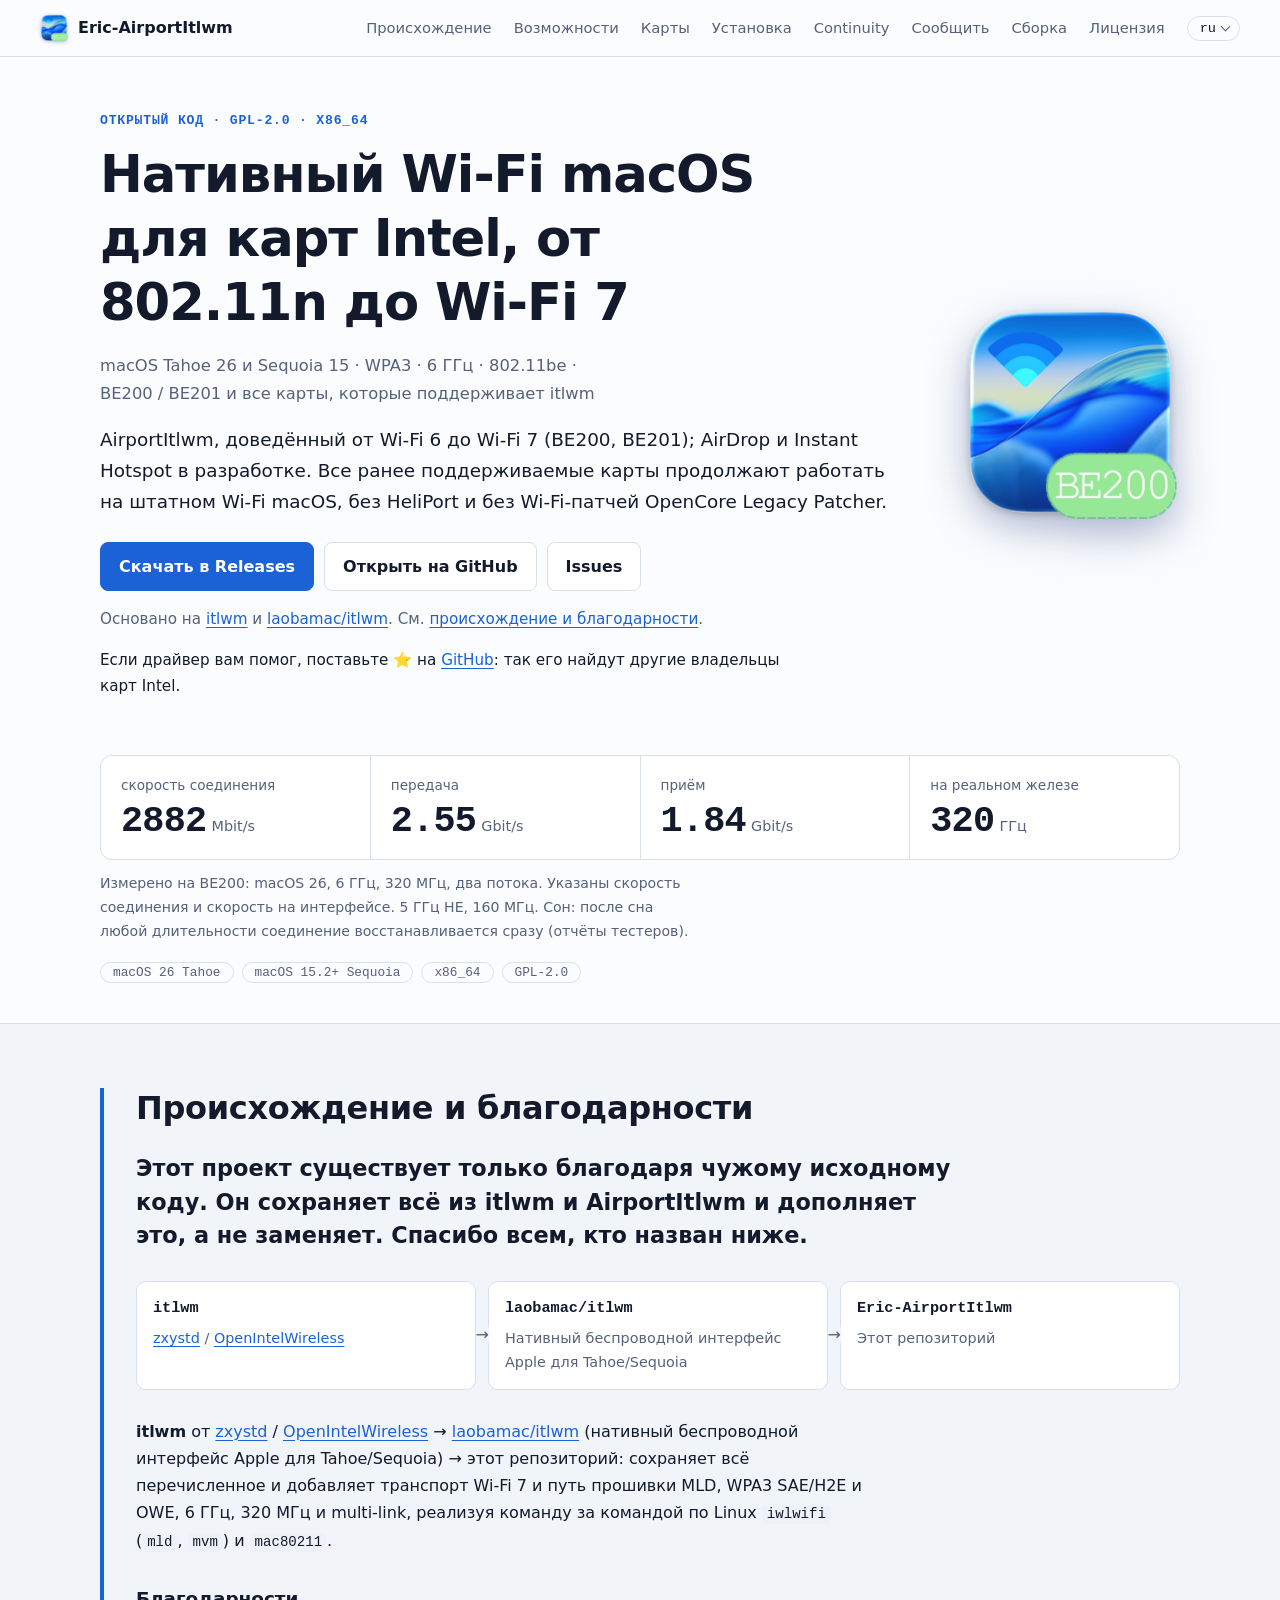
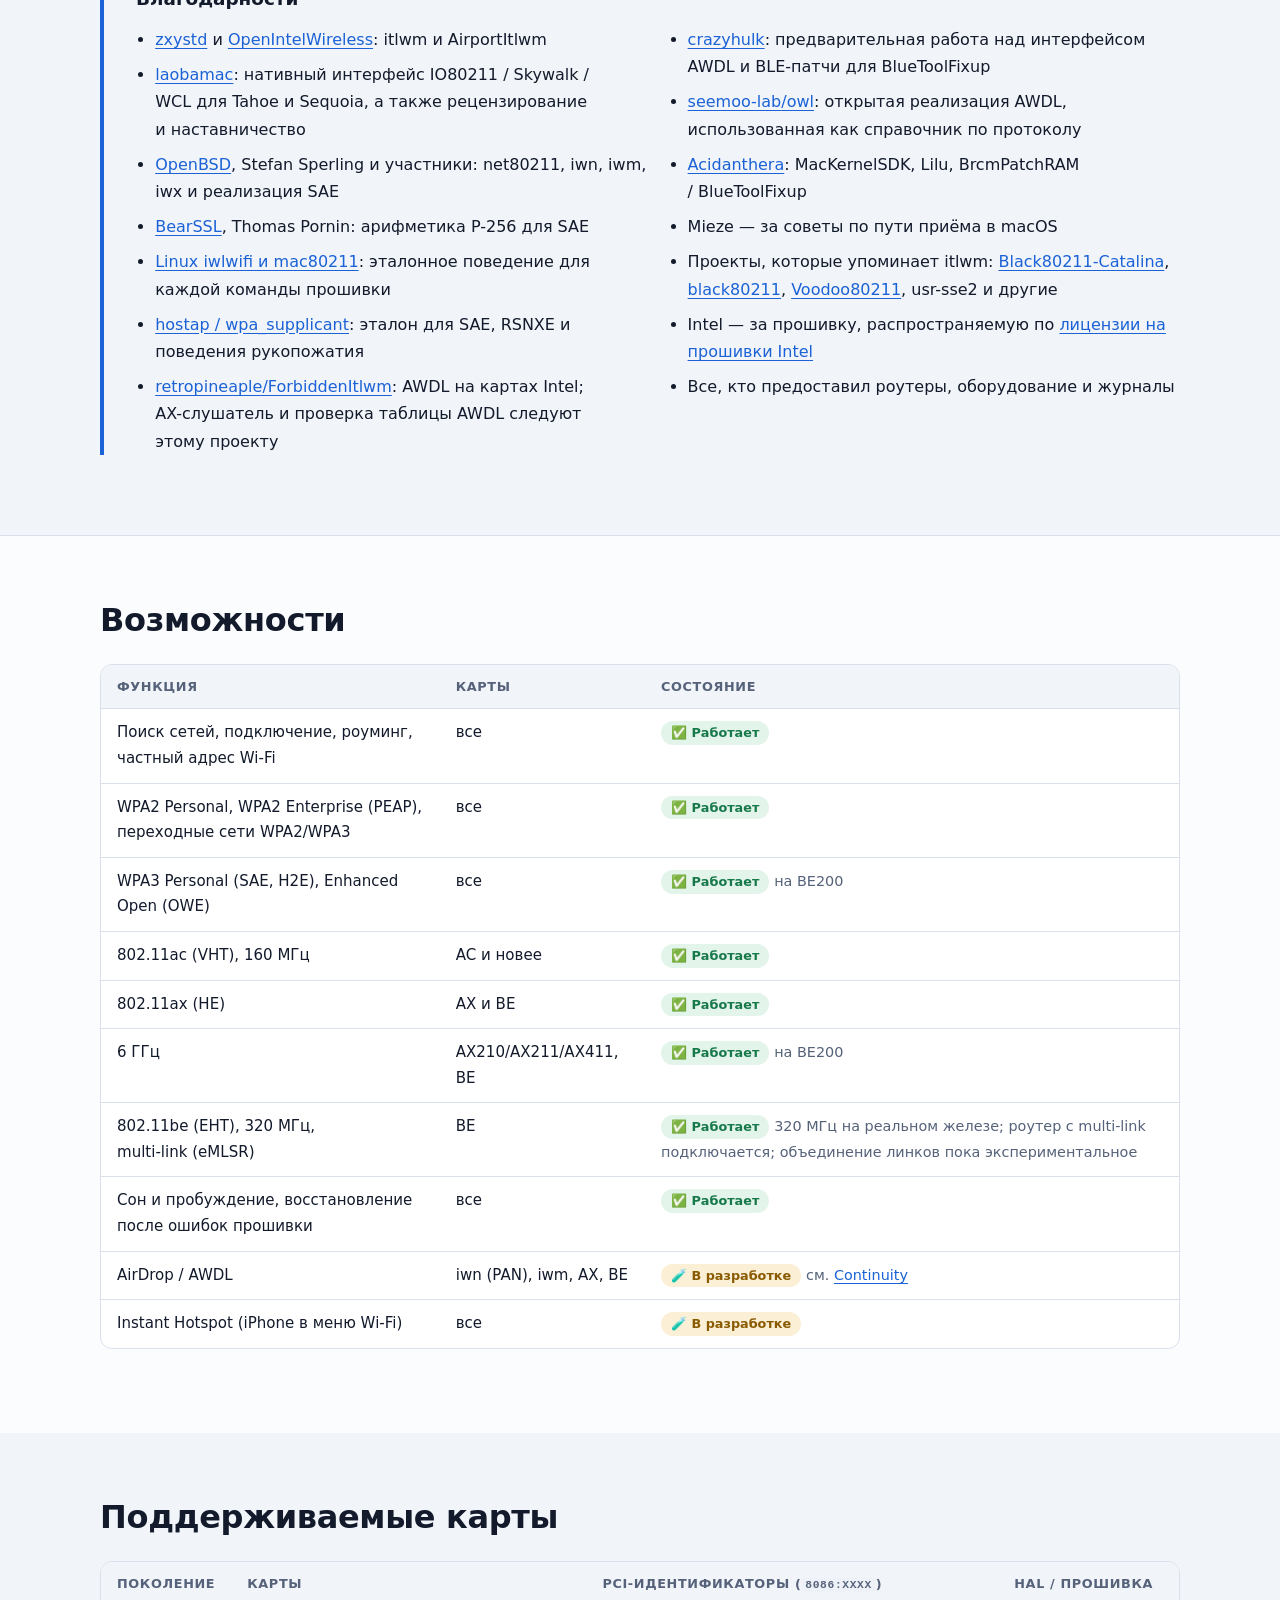
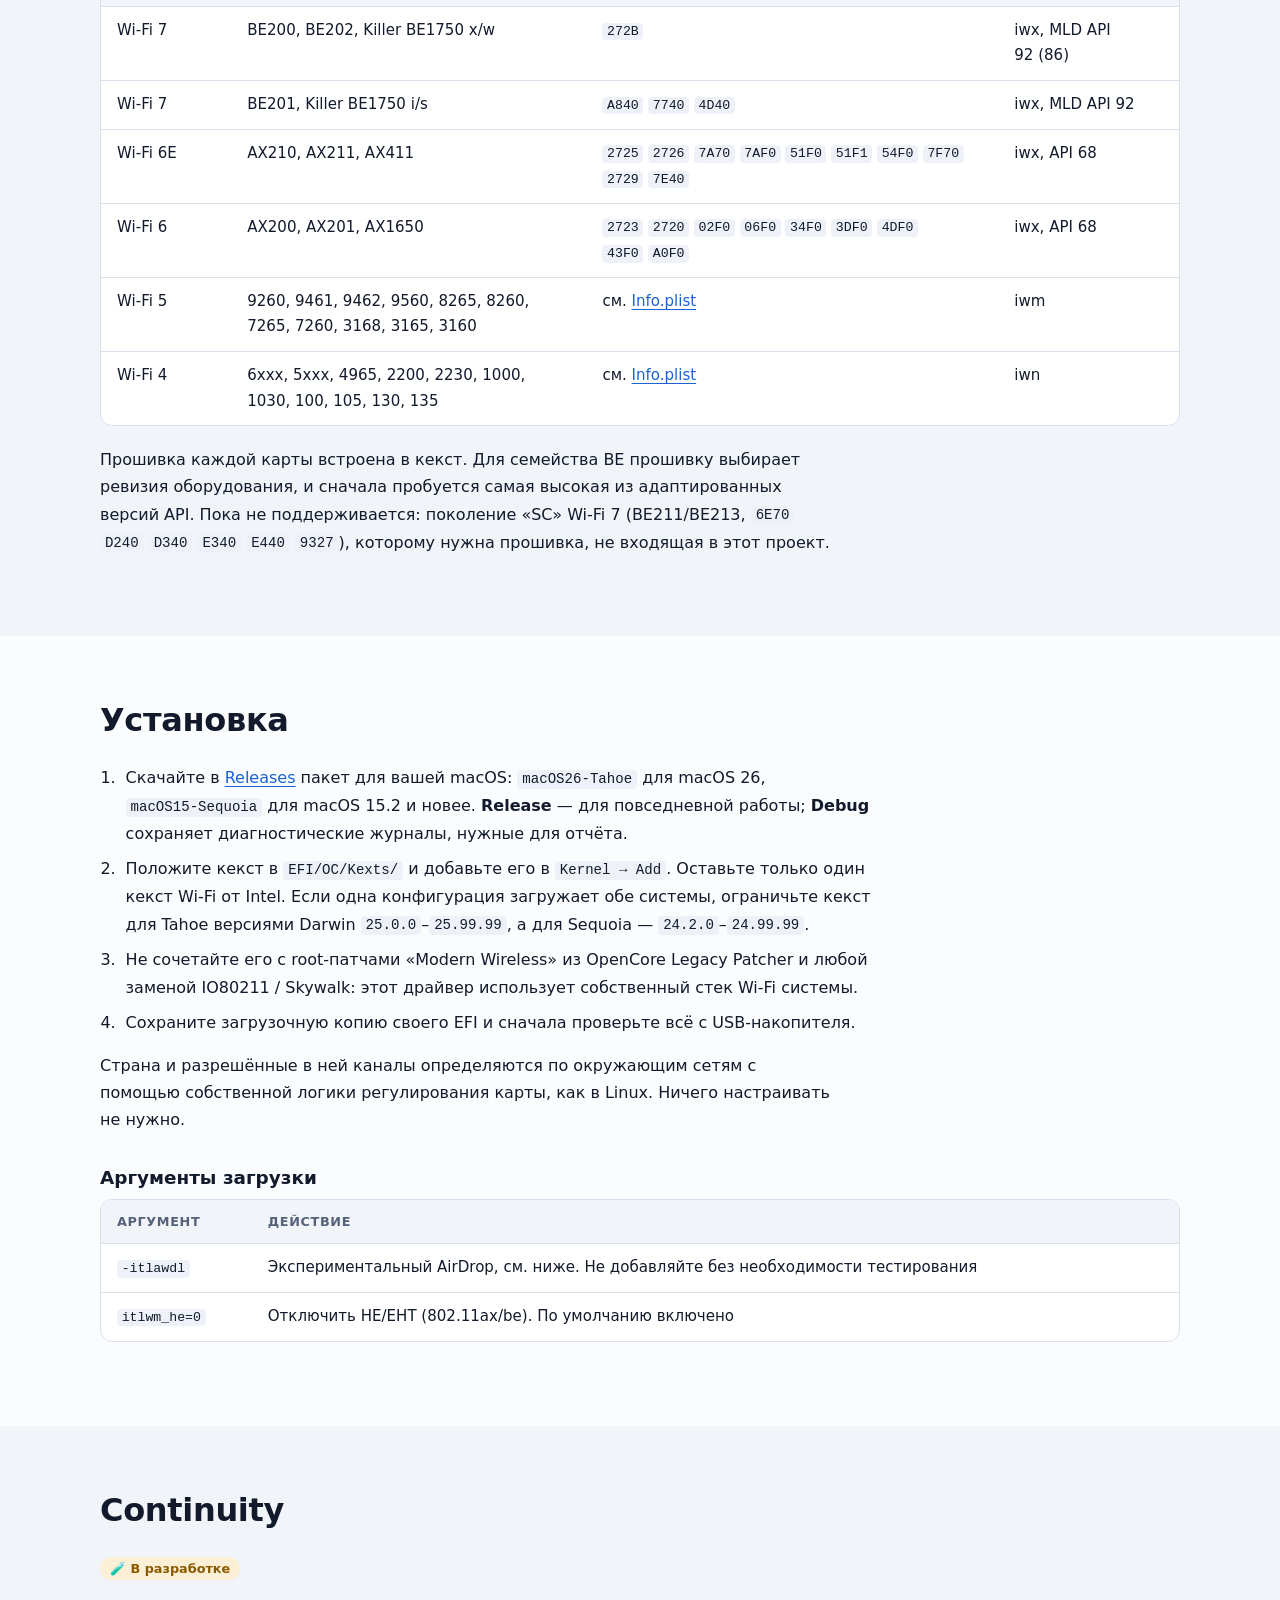
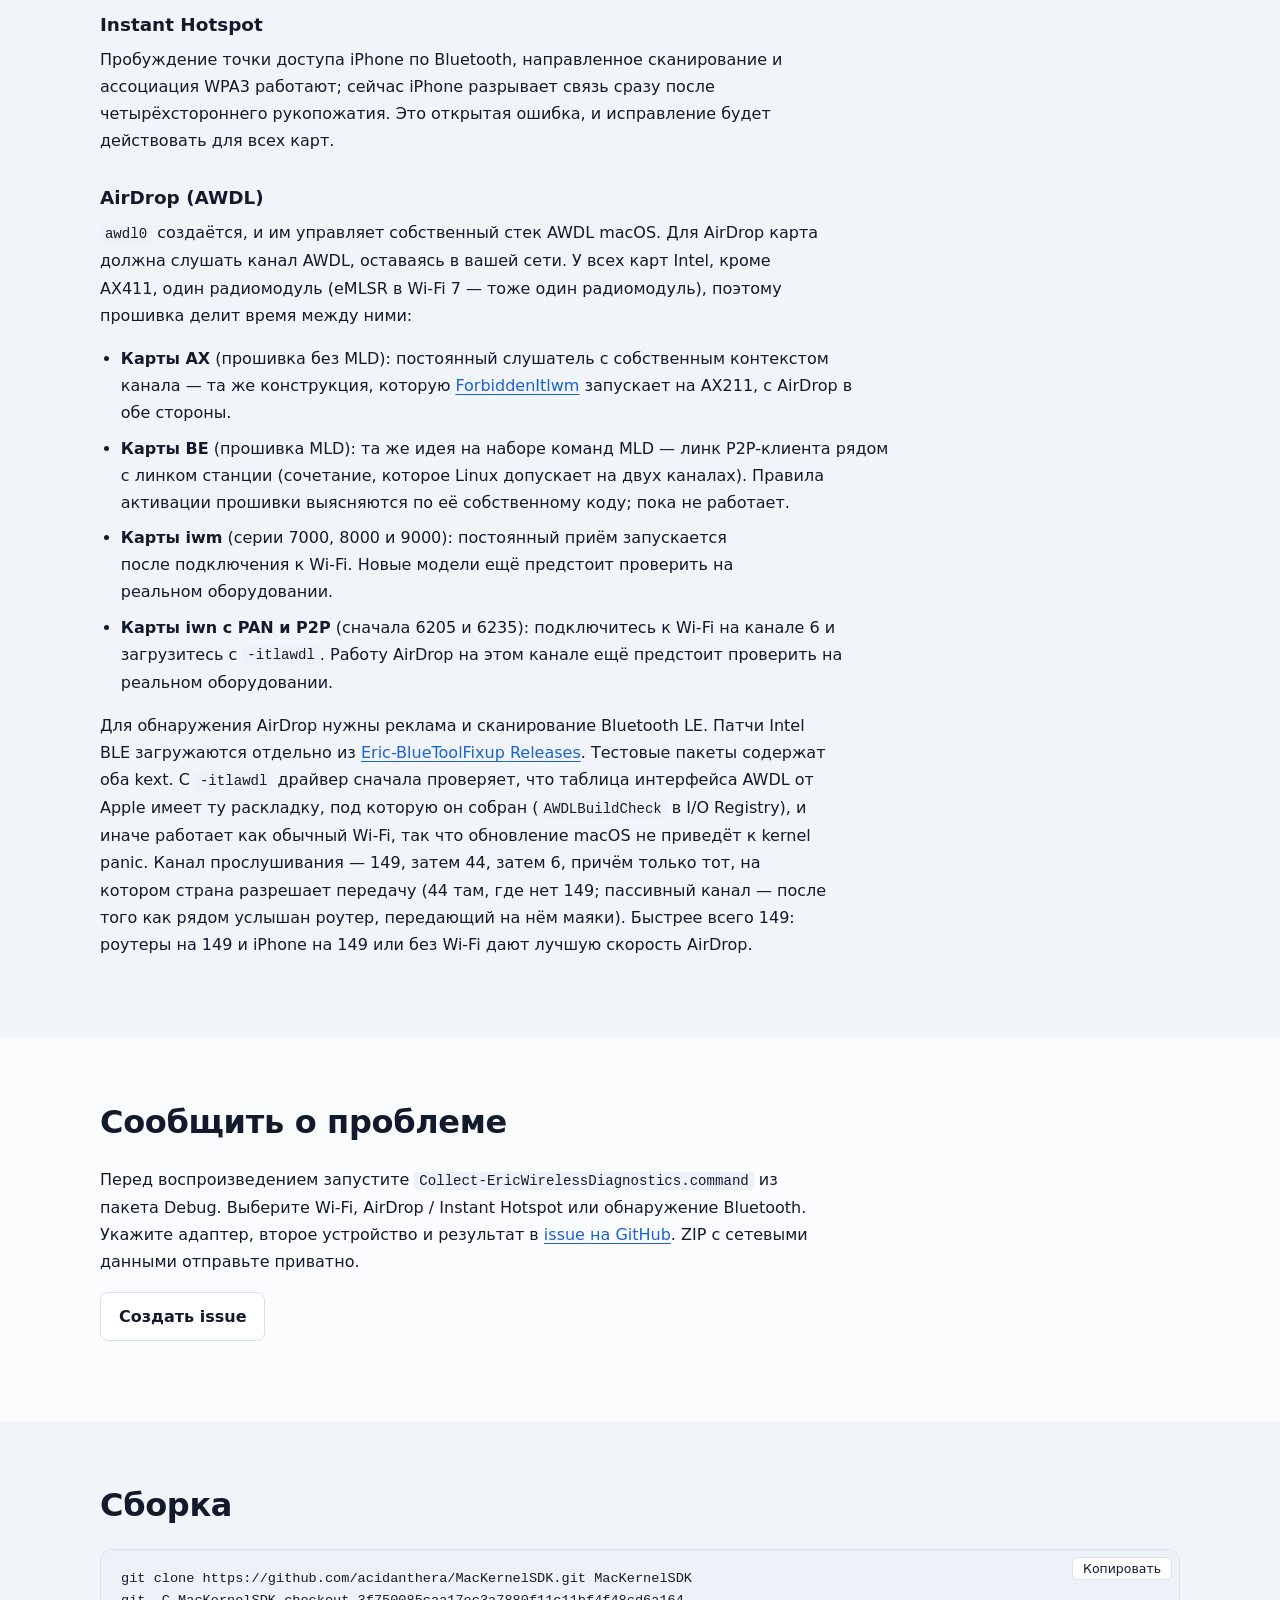
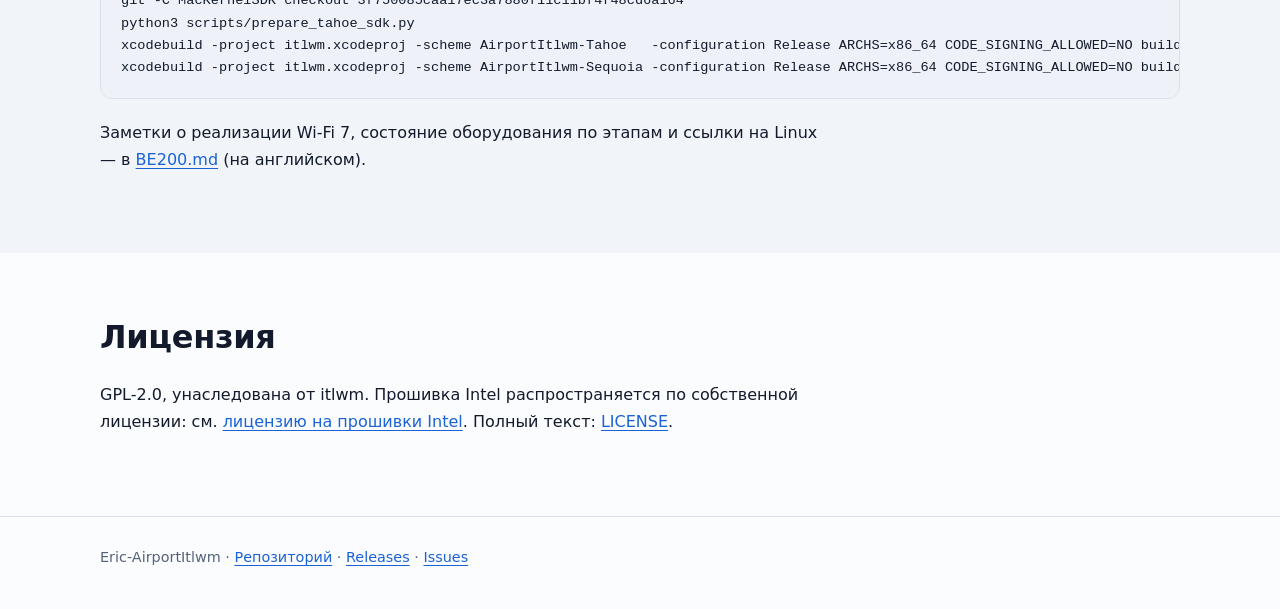
<file: source/Eric-AirportItlwm-source/docs/ru/index.html>
<!DOCTYPE html>
<html lang="ru" data-lang="ru">
<head>
<meta charset="utf-8">
<meta name="viewport" content="width=device-width, initial-scale=1">
<meta name="color-scheme" content="light dark">
<title>Eric-AirportItlwm: нативный Wi-Fi macOS для карт Intel, от 802.11n до Wi-Fi 7</title>
<meta name="description" content="macOS Tahoe 26 и Sequoia 15 · WPA3 · 6 ГГц · 802.11be · BE200 / BE201 и все карты, которые поддерживает itlwm">
<link rel="canonical" href="https://ersiter.github.io/Eric-AirportItlwm/ru/">
<link rel="alternate" hreflang="en" href="https://ersiter.github.io/Eric-AirportItlwm/">
<link rel="alternate" hreflang="zh-Hans" href="https://ersiter.github.io/Eric-AirportItlwm/zh-hans/">
<link rel="alternate" hreflang="zh-Hant" href="https://ersiter.github.io/Eric-AirportItlwm/zh-hant/">
<link rel="alternate" hreflang="de" href="https://ersiter.github.io/Eric-AirportItlwm/de/">
<link rel="alternate" hreflang="fr" href="https://ersiter.github.io/Eric-AirportItlwm/fr/">
<link rel="alternate" hreflang="ru" href="https://ersiter.github.io/Eric-AirportItlwm/ru/">
<link rel="alternate" hreflang="x-default" href="https://ersiter.github.io/Eric-AirportItlwm/">
<link rel="icon" type="image/png" href="../be200-icon.png">
<link rel="stylesheet" href="../style.css?v=d4097a50ce25">
<script src="../lang.js"></script>
<script defer src="../app.js"></script>
</head>
<body>
<a class="skip" href="#main">Перейти к содержимому</a>
<header class="top"><div class="bar">
<a class="brand" href="#top"><img src="../be200-icon.png" width="28" height="28" alt="">Eric-AirportItlwm</a>
<button class="burger" type="button" aria-label="Меню" aria-expanded="false" aria-controls="sections"><span></span><span></span><span></span></button>
<nav id="sections" aria-label="Разделы">
<a href="#lineage">Происхождение</a>
<a href="#works">Возможности</a>
<a href="#cards">Карты</a>
<a href="#install">Установка</a>
<a href="#continuity">Continuity</a>
<a href="#report">Сообщить</a>
<a href="#build">Сборка</a>
<a href="#license">Лицензия</a>
</nav>
<details class="lang">
<summary aria-label="Language"><span lang="ru">ru</span></summary>
<ul>
<li><a href="../" hreflang="en" lang="en" data-lang="en-us">en-US<span>English</span></a></li>
<li><a href="../zh-hans/" hreflang="zh-Hans" lang="zh-Hans" data-lang="zh-hans">zh-Hans<span>简体中文</span></a></li>
<li><a href="../zh-hant/" hreflang="zh-Hant" lang="zh-Hant" data-lang="zh-hant">zh-Hant<span>繁體中文</span></a></li>
<li><a href="../de/" hreflang="de" lang="de" data-lang="de">de<span>Deutsch</span></a></li>
<li><a href="../fr/" hreflang="fr" lang="fr" data-lang="fr">fr<span>Français</span></a></li>
<li><a href="./" hreflang="ru" lang="ru" data-lang="ru" aria-current="true">ru<span>Русский</span></a></li>
</ul>
</details>
</div></header>
<main id="main">
<section class="hero" id="top"><div class="wrap hero-grid">
<div class="hero-text">
<p class="eyebrow">Открытый код · <span class="nw">GPL-2</span>.0 · x86_64</p>
<h1>Нативный <span class="nw">Wi-Fi</span> macOS для карт Intel, от <span class="nw">802.11n</span> до <span class="nw">Wi-Fi 7</span></h1>
<p class="sub">macOS Tahoe 26 и Sequoia 15 · WPA3 · 6 ГГц · <span class="nw">802.11be</span> · <span class="nw">BE200 / BE201</span> и все карты, которые поддерживает itlwm</p>
<p class="lead">AirportItlwm, доведённый от <span class="nw">Wi-Fi 6</span> до <span class="nw">Wi-Fi 7</span> (BE200, BE201); AirDrop и Instant Hotspot в разработке. Все ранее поддерживаемые карты продолжают работать на штатном <span class="nw">Wi-Fi</span> macOS, без HeliPort и без <span class="nw">Wi-Fi-патчей</span> OpenCore Legacy Patcher.</p>
<p class="cta"><a target="_blank" rel="noopener noreferrer" class="btn primary" href="https://github.com/Ersiter/Eric-AirportItlwm/releases/latest">Скачать в Releases</a><a target="_blank" rel="noopener noreferrer" class="btn" href="https://github.com/Ersiter/Eric-AirportItlwm">Открыть на GitHub</a><a target="_blank" rel="noopener noreferrer" class="btn" href="https://github.com/Ersiter/Eric-AirportItlwm/issues">Issues</a></p>
<p class="credit-line">Основано на <a target="_blank" rel="noopener noreferrer" href="https://github.com/OpenIntelWireless/itlwm">itlwm</a> и <a target="_blank" rel="noopener noreferrer" href="https://github.com/laobamac/itlwm">laobamac/itlwm</a>. См. <a href="#lineage">происхождение и благодарности</a>.</p>
<p class="star-line">Если драйвер вам помог, поставьте ⭐ на <a target="_blank" rel="noopener noreferrer" href="https://github.com/Ersiter/Eric-AirportItlwm">GitHub</a>: так его найдут другие владельцы карт Intel.</p>
</div>
<div class="hero-art"><img src="../be200-icon.png" width="256" height="256" alt="Eric-AirportItlwm"></div>
</div>
<div class="wrap"><dl class="stats">
<div><dt>скорость соединения</dt><dd><span class="num">2882</span> <span class="unit">Mbit/s</span></dd></div>
<div><dt>передача</dt><dd><span class="num">2.55</span> <span class="unit">Gbit/s</span></dd></div>
<div><dt>приём</dt><dd><span class="num">1.84</span> <span class="unit">Gbit/s</span></dd></div>
<div><dt>на реальном железе</dt><dd><span class="num">320</span> <span class="unit">ГГц</span></dd></div>
</dl><p class="note">Измерено на BE200: macOS 26, 6 ГГц, 320 МГц, два потока. Указаны скорость соединения и скорость на интерфейсе. 5 ГГц HE, 160 МГц. Сон: после сна любой длительности соединение восстанавливается сразу (отчёты тестеров).</p>
<ul class="chips"><li>macOS 26 Tahoe</li><li>macOS 15.2+ Sequoia</li><li>x86_64</li><li>GPL-2.0</li></ul></div>
</section>
<section class="lineage" id="lineage"><div class="wrap">
<h2>Происхождение и благодарности</h2>
<p class="big">Этот проект существует только благодаря чужому исходному коду. Он сохраняет всё из itlwm и AirportItlwm и дополняет это, а не заменяет. Спасибо всем, кто назван ниже.</p>
<ol class="chain">
<li><strong>itlwm</strong><span><a target="_blank" rel="noopener noreferrer" href="https://github.com/zxystd">zxystd</a> / <a target="_blank" rel="noopener noreferrer" href="https://github.com/OpenIntelWireless/itlwm">OpenIntelWireless</a></span></li>
<li><strong>laobamac/itlwm</strong><span>Нативный беспроводной интерфейс Apple для <span class="nw">Tahoe/Sequoia</span></span></li>
<li><strong>Eric-AirportItlwm</strong><span>Этот репозиторий</span></li>
</ol>
<p><strong>itlwm</strong> от <a target="_blank" rel="noopener noreferrer" href="https://github.com/zxystd">zxystd</a> / <a target="_blank" rel="noopener noreferrer" href="https://github.com/OpenIntelWireless/itlwm">OpenIntelWireless</a> → <a target="_blank" rel="noopener noreferrer" href="https://github.com/laobamac/itlwm">laobamac/itlwm</a> (нативный беспроводной интерфейс Apple для <span class="nw">Tahoe/Sequoia</span>) → этот репозиторий: сохраняет всё перечисленное и добавляет транспорт <span class="nw">Wi-Fi 7</span> и путь прошивки MLD, WPA3 SAE/H2E и OWE, 6 ГГц, 320 МГц и <span class="nw">multi-link</span>, реализуя команду за командой по Linux <code>iwlwifi</code> (<code>mld</code>, <code>mvm</code>) и <code>mac80211</code>.</p>
<h3>Благодарности</h3>
<ul class="credits">
<li><a target="_blank" rel="noopener noreferrer" href="https://github.com/zxystd">zxystd</a> и <a target="_blank" rel="noopener noreferrer" href="https://github.com/OpenIntelWireless">OpenIntelWireless</a>: itlwm и AirportItlwm</li>
<li><a target="_blank" rel="noopener noreferrer" href="https://github.com/laobamac/itlwm">laobamac</a>: нативный интерфейс IO80211 / Skywalk / WCL для Tahoe и Sequoia, а также рецензирование и наставничество</li>
<li><a target="_blank" rel="noopener noreferrer" href="https://github.com/openbsd/src">OpenBSD</a>, Stefan Sperling и участники: net80211, iwn, iwm, iwx и реализация SAE</li>
<li><a target="_blank" rel="noopener noreferrer" href="https://bearssl.org/">BearSSL</a>, Thomas Pornin: арифметика <span class="nw">P-256</span> для SAE</li>
<li><a target="_blank" rel="noopener noreferrer" href="https://github.com/torvalds/linux/tree/master/drivers/net/wireless/intel/iwlwifi">Linux iwlwifi и mac80211</a>: эталонное поведение для каждой команды прошивки</li>
<li><a target="_blank" rel="noopener noreferrer" href="https://w1.fi/">hostap / wpa_supplicant</a>: эталон для SAE, RSNXE и поведения рукопожатия</li>
<li><a target="_blank" rel="noopener noreferrer" href="https://github.com/retropineaple/ForbiddenItlwm">retropineaple/ForbiddenItlwm</a>: AWDL на картах Intel; <span class="nw">AX-слушатель</span> и проверка таблицы AWDL следуют этому проекту</li>
<li><a target="_blank" rel="noopener noreferrer" href="https://github.com/crazyhulk">crazyhulk</a>: предварительная работа над интерфейсом AWDL и <span class="nw">BLE-патчи</span> для BlueToolFixup</li>
<li><a target="_blank" rel="noopener noreferrer" href="https://github.com/seemoo-lab/owl"><span class="nw">seemoo-lab</span>/owl</a>: открытая реализация AWDL, использованная как справочник по протоколу</li>
<li><a target="_blank" rel="noopener noreferrer" href="https://github.com/acidanthera">Acidanthera</a>: MacKernelSDK, Lilu, BrcmPatchRAM / BlueToolFixup</li>
<li>Mieze — за советы по пути приёма в macOS</li>
<li>Проекты, которые упоминает itlwm: <a target="_blank" rel="noopener noreferrer" href="https://github.com/AppleIntelWiFi/Black80211-Catalina"><span class="nw">Black80211-Catalina</span></a>, <a target="_blank" rel="noopener noreferrer" href="https://github.com/rpeshkov/black80211">black80211</a>, <a target="_blank" rel="noopener noreferrer" href="https://github.com/mercurysquad/Voodoo80211">Voodoo80211</a>, <span class="nw">usr-sse2</span> и другие</li>
<li>Intel — за прошивку, распространяемую по <a target="_blank" rel="noopener noreferrer" href="https://github.com/Ersiter/Eric-AirportItlwm/blob/be200-tahoe/iwlwifi-firmware-license">лицензии на прошивки Intel</a></li>
<li>Все, кто предоставил роутеры, оборудование и журналы</li>
</ul></div></section>
<section id="works"><div class="wrap"><h2>Возможности</h2>
<div class="table-wrap"><table><thead><tr><th>Функция</th><th>Карты</th><th>Состояние</th></tr></thead><tbody>
<tr><td>Поиск сетей, подключение, роуминг, частный адрес <span class="nw">Wi-Fi</span></td><td>все</td><td><span class="pill ok"><span aria-hidden="true">✅</span> Работает</span></td></tr>
<tr><td>WPA2 Personal, WPA2 Enterprise (PEAP), переходные сети WPA2/WPA3</td><td>все</td><td><span class="pill ok"><span aria-hidden="true">✅</span> Работает</span></td></tr>
<tr><td>WPA3 Personal (SAE, H2E), Enhanced Open (OWE)</td><td>все</td><td><span class="pill ok"><span aria-hidden="true">✅</span> Работает</span> <span class="snote">на BE200</span></td></tr>
<tr><td><span class="nw">802.11ac</span> (VHT), 160 МГц</td><td>AC и новее</td><td><span class="pill ok"><span aria-hidden="true">✅</span> Работает</span></td></tr>
<tr><td><span class="nw">802.11ax</span> (HE)</td><td>AX и BE</td><td><span class="pill ok"><span aria-hidden="true">✅</span> Работает</span></td></tr>
<tr><td>6 ГГц</td><td>AX210/AX211/AX411, BE</td><td><span class="pill ok"><span aria-hidden="true">✅</span> Работает</span> <span class="snote">на BE200</span></td></tr>
<tr><td><span class="nw">802.11be</span> (EHT), 320 МГц, <span class="nw">multi-link</span> (eMLSR)</td><td>BE</td><td><span class="pill ok"><span aria-hidden="true">✅</span> Работает</span> <span class="snote">320 МГц на реальном железе; роутер с <span class="nw">multi-link</span> подключается; объединение линков пока экспериментальное</span></td></tr>
<tr><td>Сон и пробуждение, восстановление после ошибок прошивки</td><td>все</td><td><span class="pill ok"><span aria-hidden="true">✅</span> Работает</span></td></tr>
<tr><td>AirDrop / AWDL</td><td>iwn (PAN), iwm, AX, BE</td><td><span class="pill dev"><span aria-hidden="true">🧪</span> В разработке</span> <span class="snote">см. <a href="#continuity">Continuity</a></span></td></tr>
<tr><td>Instant Hotspot (iPhone в меню <span class="nw">Wi-Fi</span>)</td><td>все</td><td><span class="pill dev"><span aria-hidden="true">🧪</span> В разработке</span></td></tr>
</tbody></table></div></div></section>
<section id="cards"><div class="wrap"><h2>Поддерживаемые карты</h2>
<div class="table-wrap"><table class="cards"><thead><tr><th>Поколение</th><th>Карты</th><th><span class="nw">PCI-идентификаторы</span> (<code>8086:xxxx</code>)</th><th>HAL / прошивка</th></tr></thead><tbody>
<tr><td><span class="nw">Wi-Fi 7</span></td><td>BE200, BE202, Killer BE1750 x/w</td><td><code>272B</code></td><td>iwx, MLD API 92 (86)</td></tr>
<tr><td><span class="nw">Wi-Fi 7</span></td><td>BE201, Killer BE1750 i/s</td><td><code>A840</code> <code>7740</code> <code>4D40</code></td><td>iwx, MLD API 92</td></tr>
<tr><td><span class="nw">Wi-Fi 6E</span></td><td>AX210, AX211, AX411</td><td><code>2725</code> <code>2726</code> <code>7A70</code> <code>7AF0</code> <code>51F0</code> <code>51F1</code> <code>54F0</code> <code>7F70</code> <code>2729</code> <code>7E40</code></td><td>iwx, API 68</td></tr>
<tr><td><span class="nw">Wi-Fi 6</span></td><td>AX200, AX201, AX1650</td><td><code>2723</code> <code>2720</code> <code>02F0</code> <code>06F0</code> <code>34F0</code> <code>3DF0</code> <code>4DF0</code> <code>43F0</code> <code>A0F0</code></td><td>iwx, API 68</td></tr>
<tr><td><span class="nw">Wi-Fi 5</span></td><td>9260, 9461, 9462, 9560, 8265, 8260, 7265, 7260, 3168, 3165, 3160</td><td>см. <a target="_blank" rel="noopener noreferrer" href="https://github.com/Ersiter/Eric-AirportItlwm/blob/be200-tahoe/AirportItlwm/WCL/Info.plist">Info.plist</a></td><td>iwm</td></tr>
<tr><td><span class="nw">Wi-Fi 4</span></td><td>6xxx, 5xxx, 4965, 2200, 2230, 1000, 1030, 100, 105, 130, 135</td><td>см. <a target="_blank" rel="noopener noreferrer" href="https://github.com/Ersiter/Eric-AirportItlwm/blob/be200-tahoe/AirportItlwm/WCL/Info.plist">Info.plist</a></td><td>iwn</td></tr>
</tbody></table></div><p>Прошивка каждой карты встроена в кекст. Для семейства BE прошивку выбирает ревизия оборудования, и сначала пробуется самая высокая из адаптированных версий API. Пока не поддерживается: поколение «SC» <span class="nw">Wi-Fi 7</span> (BE211/BE213, <code>6E70</code> <code>D240</code> <code>D340</code> <code>E340</code> <code>E440</code> <code>9327</code>), которому нужна прошивка, не входящая в этот проект.</p></div></section>
<section id="install"><div class="wrap"><h2>Установка</h2><ol class="steps">
<li>Скачайте в <a target="_blank" rel="noopener noreferrer" href="https://github.com/Ersiter/Eric-AirportItlwm/releases">Releases</a> пакет для вашей macOS: <code>macOS26-Tahoe</code> для macOS 26, <code>macOS15-Sequoia</code> для macOS 15.2 и новее. <strong>Release</strong> — для повседневной работы; <strong>Debug</strong> сохраняет диагностические журналы, нужные для отчёта.</li>
<li>Положите кекст в <code>EFI/OC/Kexts/</code> и добавьте его в <code>Kernel → Add</code>. Оставьте только один кекст <span class="nw">Wi-Fi</span> от Intel. Если одна конфигурация загружает обе системы, ограничьте кекст для Tahoe версиями Darwin <code>25.0.0</code>–<code>25.99.99</code>, а для Sequoia — <code>24.2.0</code>–<code>24.99.99</code>.</li>
<li>Не сочетайте его с <span class="nw">root-патчами</span> «Modern Wireless» из OpenCore Legacy Patcher и любой заменой IO80211 / Skywalk: этот драйвер использует собственный стек <span class="nw">Wi-Fi</span> системы.</li>
<li>Сохраните загрузочную копию своего EFI и сначала проверьте всё с <span class="nw">USB-накопителя</span>.</li>
</ol><p>Страна и разрешённые в ней каналы определяются по окружающим сетям с помощью собственной логики регулирования карты, как в Linux. Ничего настраивать не нужно.</p>
<h3>Аргументы загрузки</h3><div class="table-wrap"><table><thead><tr><th>Аргумент</th><th>Действие</th></tr></thead><tbody>
<tr><td><code>-itlawdl</code></td><td>Экспериментальный AirDrop, см. ниже. Не добавляйте без необходимости тестирования</td></tr>
<tr><td><code>itlwm_he=0</code></td><td>Отключить HE/EHT (<span class="nw">802.11ax</span>/be). По умолчанию включено</td></tr>
</tbody></table></div></div></section>
<section id="continuity"><div class="wrap"><h2>Continuity</h2>
<p><span class="pill dev"><span aria-hidden="true">🧪</span> В разработке</span></p>
<h3>Instant Hotspot</h3><p>Пробуждение точки доступа iPhone по Bluetooth, направленное сканирование и ассоциация WPA3 работают; сейчас iPhone разрывает связь сразу после четырёхстороннего рукопожатия. Это открытая ошибка, и исправление будет действовать для всех карт.</p>
<h3>AirDrop (AWDL)</h3><p><code>awdl0</code> создаётся, и им управляет собственный стек AWDL macOS. Для AirDrop карта должна слушать канал AWDL, оставаясь в вашей сети. У всех карт Intel, кроме AX411, один радиомодуль (eMLSR в <span class="nw">Wi-Fi 7</span> — тоже один радиомодуль), поэтому прошивка делит время между ними:</p><ul>
<li><strong>Карты AX</strong> (прошивка без MLD): постоянный слушатель с собственным контекстом канала — та же конструкция, которую <a target="_blank" rel="noopener noreferrer" href="https://github.com/retropineaple/ForbiddenItlwm">ForbiddenItlwm</a> запускает на AX211, с AirDrop в обе стороны.</li>
<li><strong>Карты BE</strong> (прошивка MLD): та же идея на наборе команд MLD — линк <span class="nw">P2P-клиента</span> рядом с линком станции (сочетание, которое Linux допускает на двух каналах). Правила активации прошивки выясняются по её собственному коду; пока не работает.</li>
<li><strong>Карты iwm</strong> (серии 7000, 8000 и 9000): постоянный приём запускается после подключения к <span class="nw">Wi-Fi</span>. Новые модели ещё предстоит проверить на реальном оборудовании.</li>
<li><strong>Карты iwn с PAN и P2P</strong> (сначала 6205 и 6235): подключитесь к <span class="nw">Wi-Fi</span> на канале 6 и загрузитесь с <code>-itlawdl</code>. Работу AirDrop на этом канале ещё предстоит проверить на реальном оборудовании.</li>
</ul><p>Для обнаружения AirDrop нужны реклама и сканирование Bluetooth LE. Патчи Intel BLE загружаются отдельно из <a target="_blank" rel="noopener noreferrer" href="https://github.com/Ersiter/Eric-BlueToolFixup/releases"><span class="nw">Eric-BlueToolFixup</span> Releases</a>. Тестовые пакеты содержат оба kext. С <code>-itlawdl</code> драйвер сначала проверяет, что таблица интерфейса AWDL от Apple имеет ту раскладку, под которую он собран (<code>AWDLBuildCheck</code> в I/O Registry), и иначе работает как обычный <span class="nw">Wi-Fi</span>, так что обновление macOS не приведёт к kernel panic. Канал прослушивания — 149, затем 44, затем 6, причём только тот, на котором страна разрешает передачу (44 там, где нет 149; пассивный канал — после того как рядом услышан роутер, передающий на нём маяки). Быстрее всего 149: роутеры на 149 и iPhone на 149 или без <span class="nw">Wi-Fi</span> дают лучшую скорость AirDrop.</p></div></section>
<section id="report"><div class="wrap"><h2>Сообщить о проблеме</h2><p>Перед воспроизведением запустите <code>Collect-EricWirelessDiagnostics.command</code> из пакета Debug. Выберите <span class="nw">Wi-Fi</span>, AirDrop / Instant Hotspot или обнаружение Bluetooth. Укажите адаптер, второе устройство и результат в <a target="_blank" rel="noopener noreferrer" href="https://github.com/Ersiter/Eric-AirportItlwm/issues">issue на GitHub</a>. ZIP с сетевыми данными отправьте приватно.</p><p><a target="_blank" rel="noopener noreferrer" class="btn" href="https://github.com/Ersiter/Eric-AirportItlwm/issues/new">Создать issue</a></p></div></section>
<section id="build"><div class="wrap"><h2>Сборка</h2>
<div class="code"><button type="button" class="copy" data-copied="Скопировано" hidden>Копировать</button><pre><code>git clone https://github.com/acidanthera/MacKernelSDK.git MacKernelSDK
git -C MacKernelSDK checkout 3f750085caa17ec3a7880f11c11bf4f48cd6a164
python3 scripts/prepare_tahoe_sdk.py
xcodebuild -project itlwm.xcodeproj -scheme AirportItlwm-Tahoe   -configuration Release ARCHS=x86_64 CODE_SIGNING_ALLOWED=NO build
xcodebuild -project itlwm.xcodeproj -scheme AirportItlwm-Sequoia -configuration Release ARCHS=x86_64 CODE_SIGNING_ALLOWED=NO build</code></pre></div>
<p>Заметки о реализации <span class="nw">Wi-Fi 7</span>, состояние оборудования по этапам и ссылки на Linux — в <a target="_blank" rel="noopener noreferrer" href="https://github.com/Ersiter/Eric-AirportItlwm/blob/be200-tahoe/BE200.md">BE200.md</a> (на английском).</p></div></section>
<section id="license"><div class="wrap"><h2>Лицензия</h2><p><span class="nw">GPL-2</span>.0, унаследована от itlwm. Прошивка Intel распространяется по собственной лицензии: см. <a target="_blank" rel="noopener noreferrer" href="https://github.com/Ersiter/Eric-AirportItlwm/blob/be200-tahoe/iwlwifi-firmware-license">лицензию на прошивки Intel</a>. Полный текст: <a target="_blank" rel="noopener noreferrer" href="https://github.com/Ersiter/Eric-AirportItlwm/blob/be200-tahoe/LICENSE">LICENSE</a>.</p></div></section>
</main>
<footer><div class="wrap"><p>Eric-AirportItlwm · <a target="_blank" rel="noopener noreferrer" href="https://github.com/Ersiter/Eric-AirportItlwm">Репозиторий</a> · <a target="_blank" rel="noopener noreferrer" href="https://github.com/Ersiter/Eric-AirportItlwm/releases">Releases</a> · <a target="_blank" rel="noopener noreferrer" href="https://github.com/Ersiter/Eric-AirportItlwm/issues">Issues</a></p></div></footer>
</body>
</html>
</file>
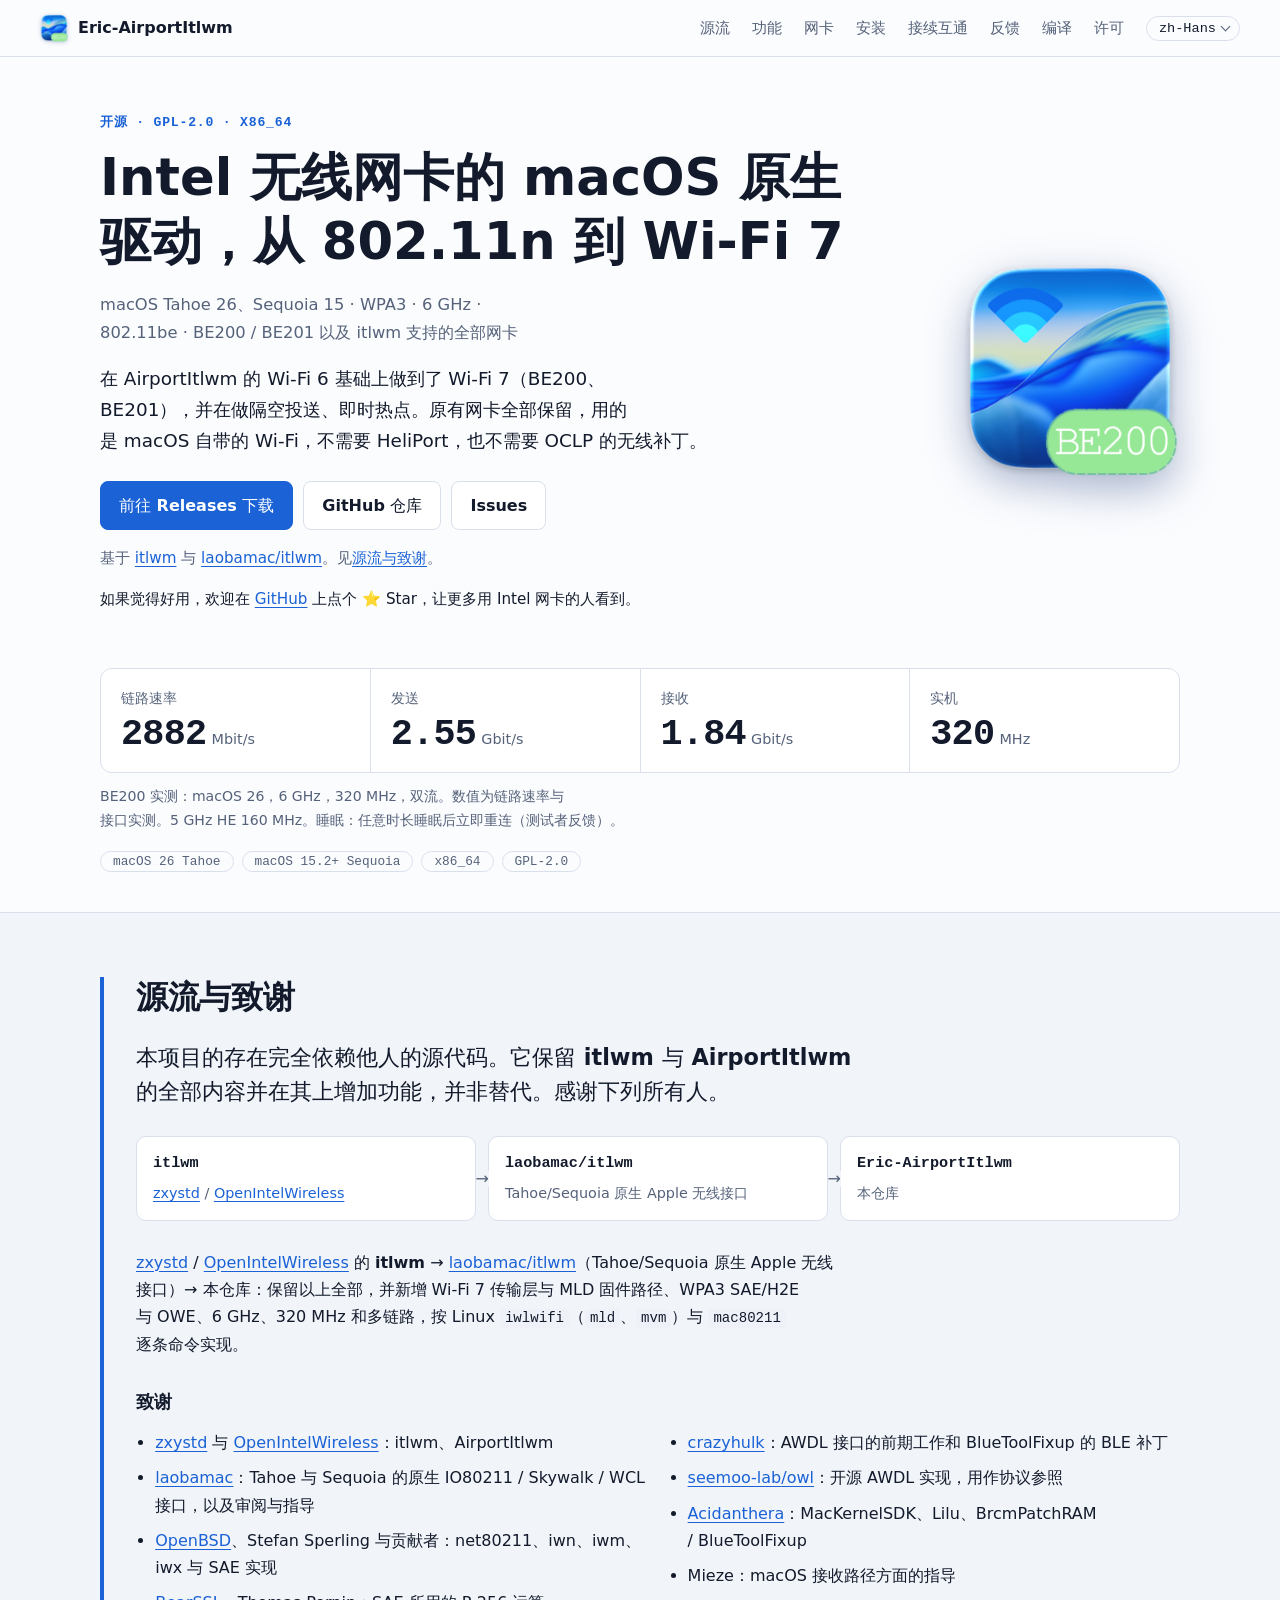
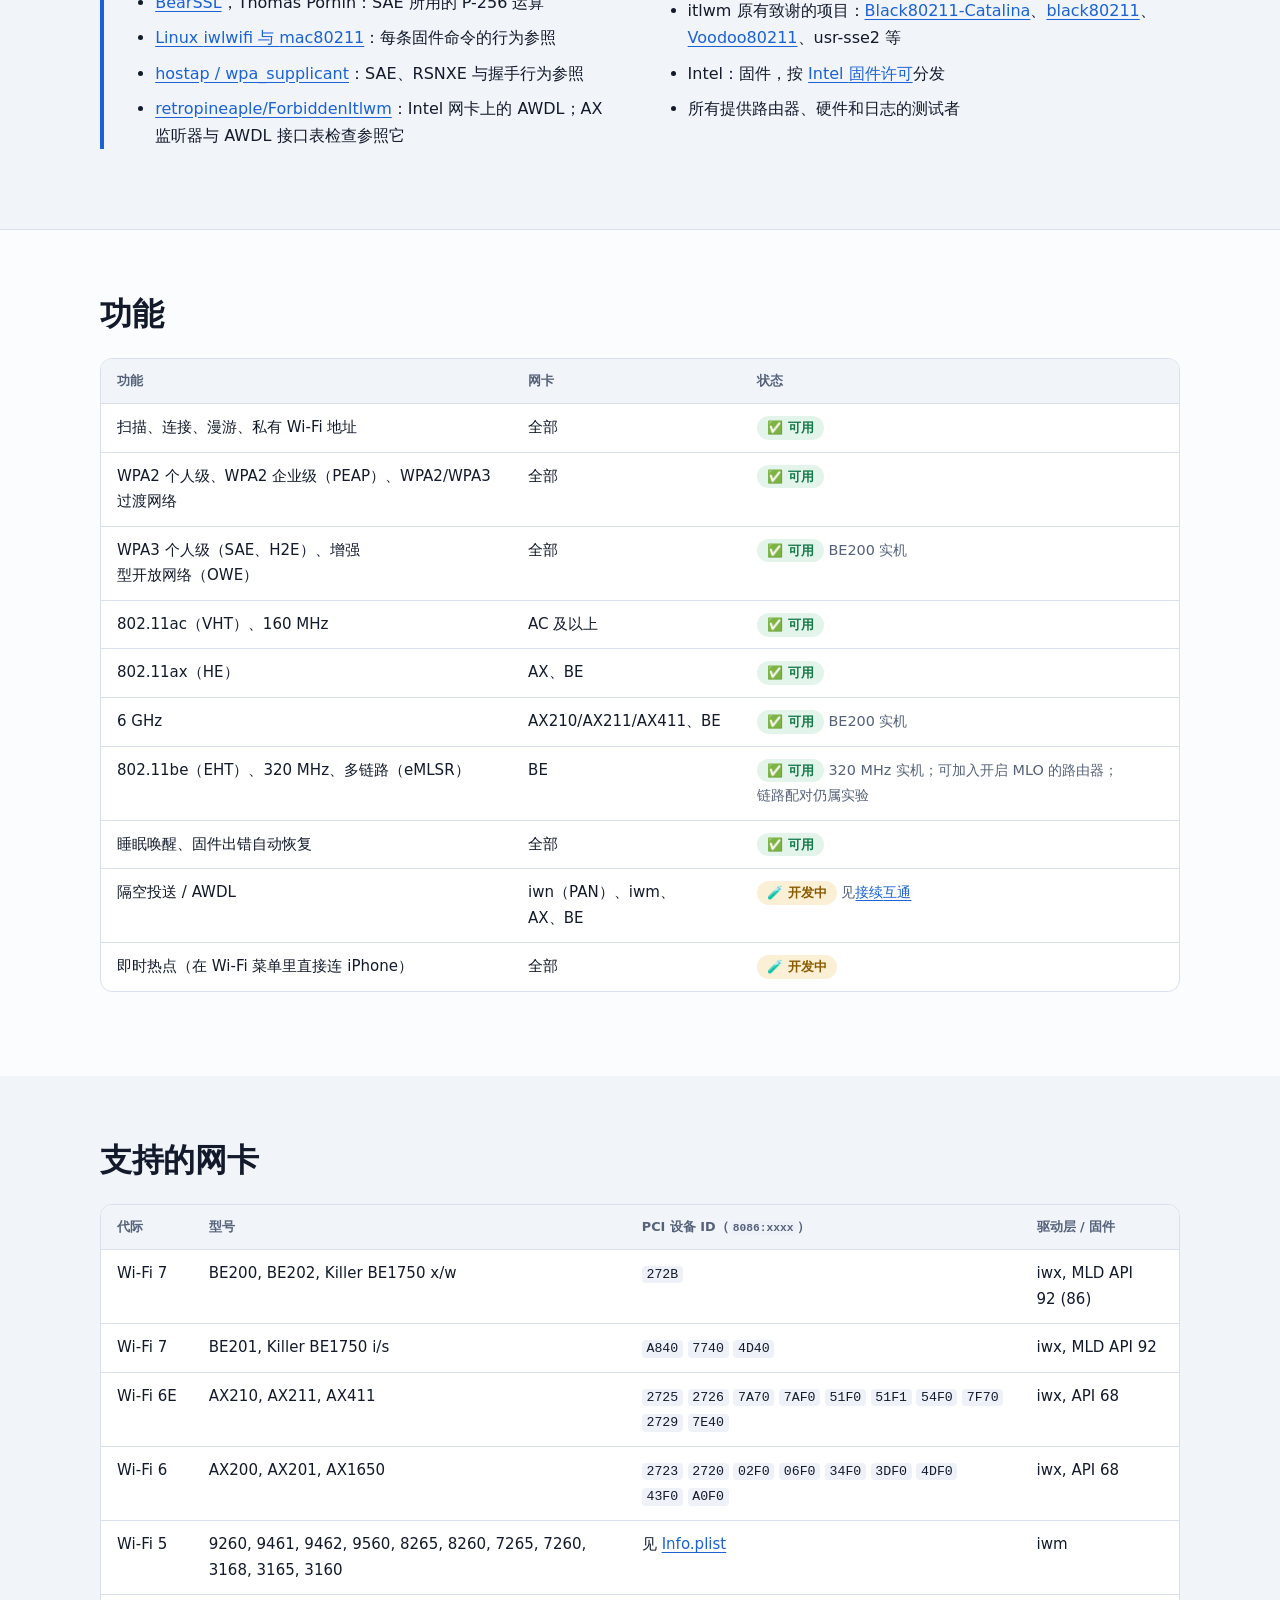
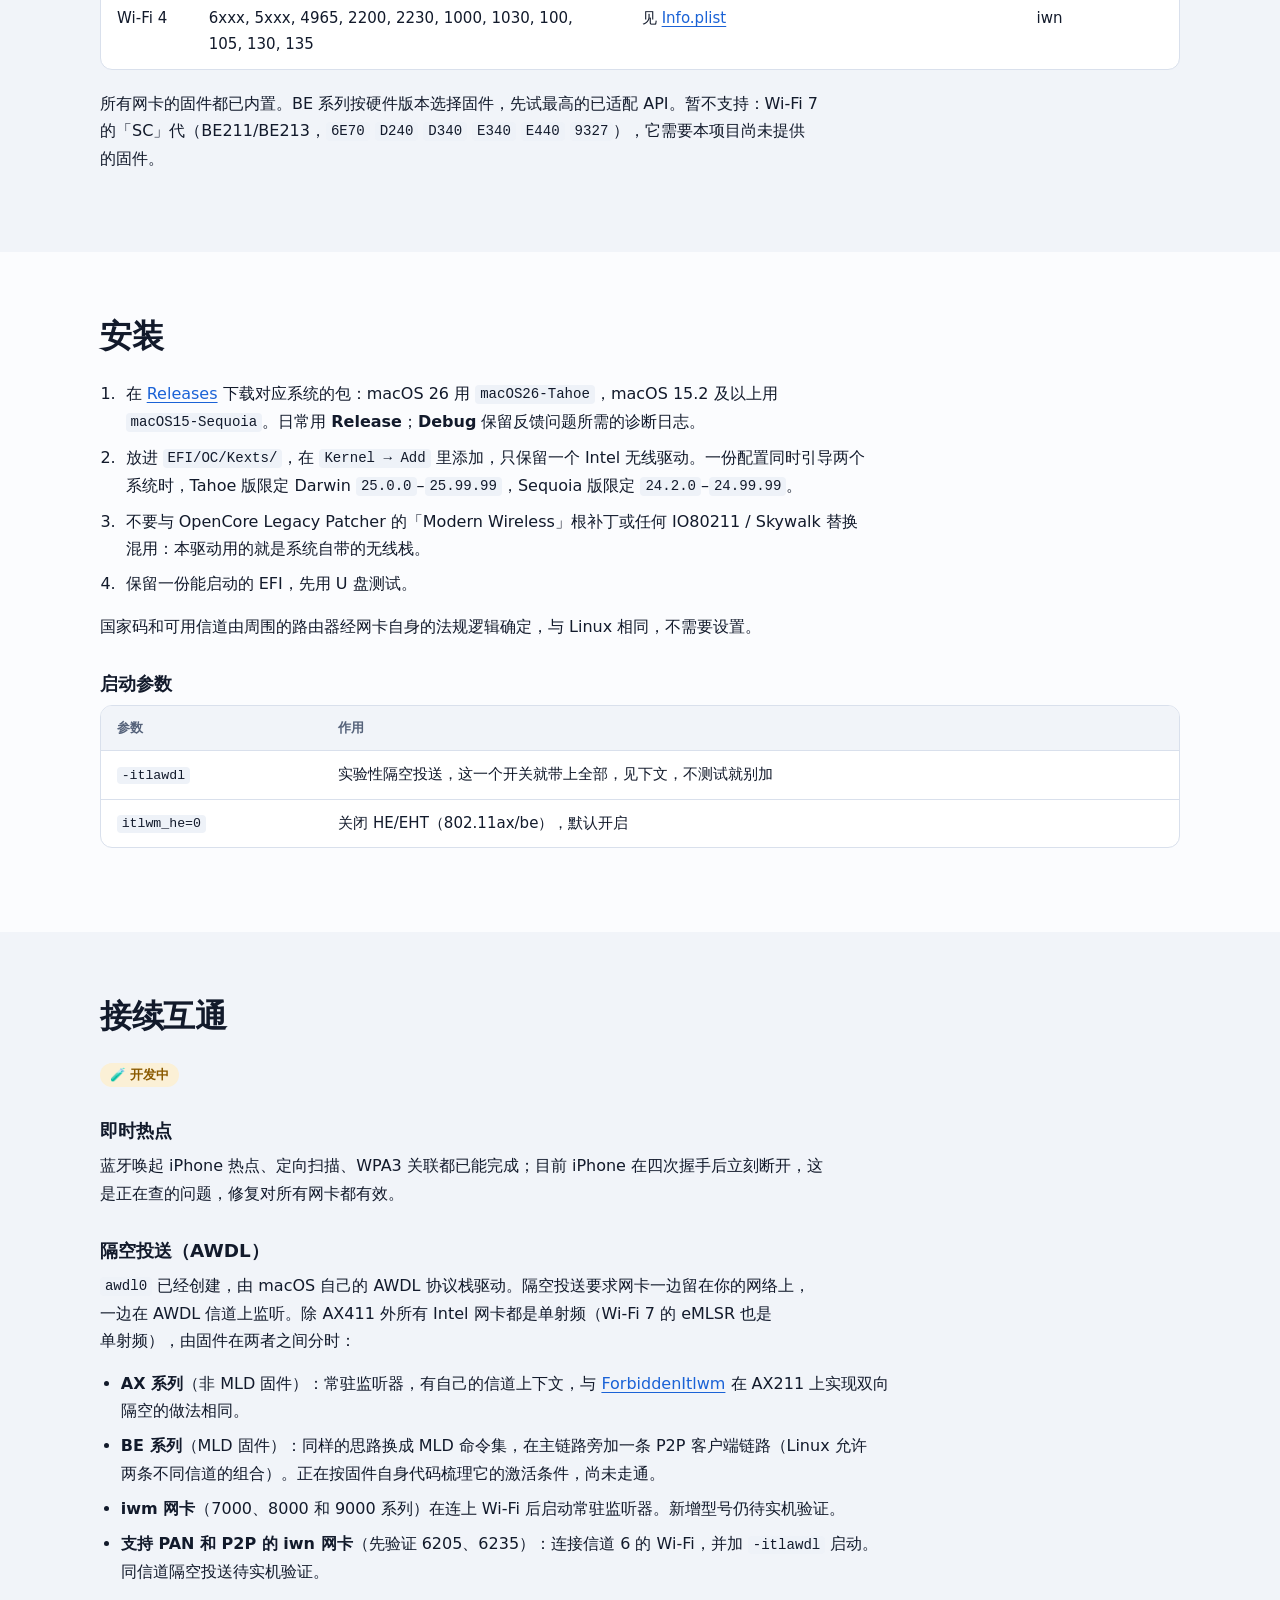
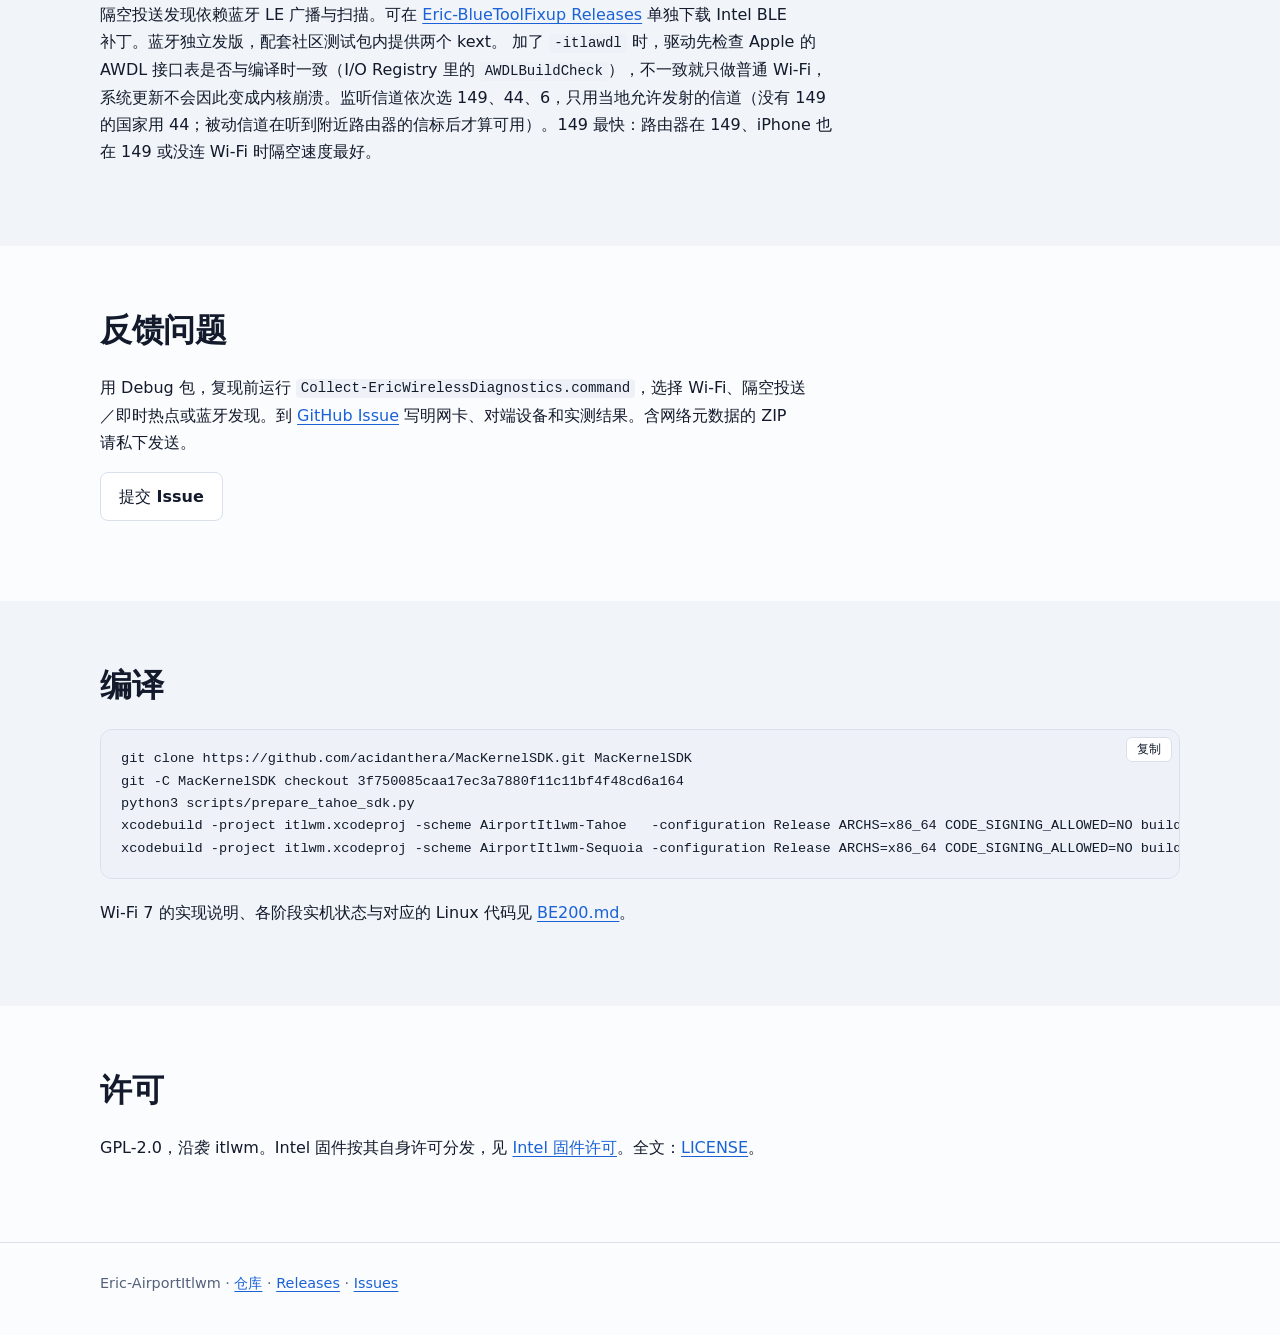
<file: source/Eric-AirportItlwm-source/docs/zh-hans/index.html>
<!DOCTYPE html>
<html lang="zh-Hans" data-lang="zh-hans">
<head>
<meta charset="utf-8">
<meta name="viewport" content="width=device-width, initial-scale=1">
<meta name="color-scheme" content="light dark">
<title>Eric-AirportItlwm：Intel 无线网卡的 macOS 原生驱动，从 802.11n 到 Wi-Fi 7</title>
<meta name="description" content="macOS Tahoe 26、Sequoia 15 · WPA3 · 6 GHz · 802.11be · BE200 / BE201 以及 itlwm 支持的全部网卡">
<link rel="canonical" href="https://ersiter.github.io/Eric-AirportItlwm/zh-hans/">
<link rel="alternate" hreflang="en" href="https://ersiter.github.io/Eric-AirportItlwm/">
<link rel="alternate" hreflang="zh-Hans" href="https://ersiter.github.io/Eric-AirportItlwm/zh-hans/">
<link rel="alternate" hreflang="zh-Hant" href="https://ersiter.github.io/Eric-AirportItlwm/zh-hant/">
<link rel="alternate" hreflang="de" href="https://ersiter.github.io/Eric-AirportItlwm/de/">
<link rel="alternate" hreflang="fr" href="https://ersiter.github.io/Eric-AirportItlwm/fr/">
<link rel="alternate" hreflang="ru" href="https://ersiter.github.io/Eric-AirportItlwm/ru/">
<link rel="alternate" hreflang="x-default" href="https://ersiter.github.io/Eric-AirportItlwm/">
<link rel="icon" type="image/png" href="../be200-icon.png">
<link rel="stylesheet" href="../style.css?v=d4097a50ce25">
<script src="../lang.js"></script>
<script defer src="../app.js"></script>
</head>
<body>
<a class="skip" href="#main">跳到正文</a>
<header class="top"><div class="bar">
<a class="brand" href="#top"><img src="../be200-icon.png" width="28" height="28" alt="">Eric-AirportItlwm</a>
<button class="burger" type="button" aria-label="菜单" aria-expanded="false" aria-controls="sections"><span></span><span></span><span></span></button>
<nav id="sections" aria-label="目录">
<a href="#lineage">源流</a>
<a href="#works">功能</a>
<a href="#cards">网卡</a>
<a href="#install">安装</a>
<a href="#continuity">接续互通</a>
<a href="#report">反馈</a>
<a href="#build">编译</a>
<a href="#license">许可</a>
</nav>
<details class="lang">
<summary aria-label="Language"><span lang="zh-Hans">zh-Hans</span></summary>
<ul>
<li><a href="../" hreflang="en" lang="en" data-lang="en-us">en-US<span>English</span></a></li>
<li><a href="./" hreflang="zh-Hans" lang="zh-Hans" data-lang="zh-hans" aria-current="true">zh-Hans<span>简体中文</span></a></li>
<li><a href="../zh-hant/" hreflang="zh-Hant" lang="zh-Hant" data-lang="zh-hant">zh-Hant<span>繁體中文</span></a></li>
<li><a href="../de/" hreflang="de" lang="de" data-lang="de">de<span>Deutsch</span></a></li>
<li><a href="../fr/" hreflang="fr" lang="fr" data-lang="fr">fr<span>Français</span></a></li>
<li><a href="../ru/" hreflang="ru" lang="ru" data-lang="ru">ru<span>Русский</span></a></li>
</ul>
</details>
</div></header>
<main id="main">
<section class="hero" id="top"><div class="wrap hero-grid">
<div class="hero-text">
<p class="eyebrow">开源 · <wbr><span class="nw">GPL-2</span>.0 · <wbr>x86_<wbr>64</p>
<h1>Intel <wbr>无线<wbr>网卡<wbr>的 <wbr>macOS <wbr>原生<wbr>驱动，<wbr>从 <wbr><span class="nw">802.11n</span> <wbr>到 <wbr><span class="nw">Wi-Fi 7</span></h1>
<p class="sub">macOS <wbr>Tahoe 26、<wbr>Sequoia 15 · <wbr>WPA3 <wbr>· <wbr>6 GHz · <wbr><span class="nw">802.11be</span> · <wbr><span class="nw">BE200 / BE201</span> <wbr>以及 <wbr>itlwm <wbr>支持<wbr>的<wbr>全部<wbr>网卡</p>
<p class="lead">在 <wbr>AirportItlwm <wbr>的 <wbr><span class="nw">Wi-Fi 6</span> <wbr>基础上<wbr>做到<wbr>了 <wbr><span class="nw">Wi-Fi 7</span><wbr>（BE200、<wbr>BE201），<wbr>并<wbr>在<wbr>做隔<wbr>空投送、<wbr>即时<wbr>热点。<wbr>原有<wbr>网卡<wbr>全部<wbr>保留，<wbr>用<wbr>的<wbr>是 <wbr>macOS <wbr>自带<wbr>的<wbr> <wbr><span class="nw">Wi-Fi</span>，<wbr>不需要 <wbr>HeliPort，<wbr>也不<wbr>需要 <wbr>OCLP <wbr>的<wbr>无线<wbr>补丁。</p>
<p class="cta"><a target="_blank" rel="noopener noreferrer" class="btn primary" href="https://github.com/Ersiter/Eric-AirportItlwm/releases/latest">前往 Releases 下载</a><a target="_blank" rel="noopener noreferrer" class="btn" href="https://github.com/Ersiter/Eric-AirportItlwm">GitHub 仓库</a><a target="_blank" rel="noopener noreferrer" class="btn" href="https://github.com/Ersiter/Eric-AirportItlwm/issues">Issues</a></p>
<p class="credit-line">基于 <a target="_blank" rel="noopener noreferrer" href="https://github.com/OpenIntelWireless/itlwm">itlwm</a> <wbr>与 <a target="_blank" rel="noopener noreferrer" href="https://github.com/laobamac/itlwm">laobamac/itlwm</a>。<wbr>见<a href="#lineage">源流<wbr>与<wbr>致谢</a>。</p>
<p class="star-line">如果<wbr>觉得<wbr>好用，<wbr>欢迎<wbr>在 <a target="_blank" rel="noopener noreferrer" href="https://github.com/Ersiter/Eric-AirportItlwm">GitHub</a> <wbr>上点个 <wbr>⭐ <wbr>Star，<wbr>让<wbr>更多用 <wbr>Intel <wbr>网卡<wbr>的<wbr>人<wbr>看到。</p>
</div>
<div class="hero-art"><img src="../be200-icon.png" width="256" height="256" alt="Eric-AirportItlwm"></div>
</div>
<div class="wrap"><dl class="stats">
<div><dt>链路速率</dt><dd><span class="num">2882</span> <span class="unit">Mbit/s</span></dd></div>
<div><dt>发送</dt><dd><span class="num">2.55</span> <span class="unit">Gbit/s</span></dd></div>
<div><dt>接收</dt><dd><span class="num">1.84</span> <span class="unit">Gbit/s</span></dd></div>
<div><dt>实机</dt><dd><span class="num">320</span> <span class="unit">MHz</span></dd></div>
</dl><p class="note">BE200 <wbr>实测：<wbr>macOS 26，<wbr>6 GHz，<wbr>320<wbr> MHz，<wbr>双流。<wbr>数值为<wbr>链路速率<wbr>与<wbr>接口实测。<wbr>5 GHz <wbr>HE <wbr>160 MHz。<wbr>睡眠：<wbr>任意<wbr>时<wbr>长<wbr>睡眠后<wbr>立即重连<wbr>（测试者<wbr>反馈）。</p>
<ul class="chips"><li>macOS 26 Tahoe</li><li>macOS 15.2+ Sequoia</li><li>x86_64</li><li>GPL-2.0</li></ul></div>
</section>
<section class="lineage" id="lineage"><div class="wrap">
<h2>源流<wbr>与<wbr>致谢</h2>
<p class="big">本<wbr>项目<wbr>的<wbr>存在<wbr>完全<wbr>依赖<wbr>他<wbr>人<wbr>的<wbr>源代码。<wbr>它<wbr>保留 <wbr>itlwm <wbr>与 <wbr>AirportItlwm <wbr>的<wbr>全部<wbr>内容<wbr>并<wbr>在<wbr>其上<wbr>增加<wbr>功能，<wbr>并非<wbr>替代。<wbr>感谢<wbr>下列<wbr>所有人。</p>
<ol class="chain">
<li><strong>itlwm</strong><span><a target="_blank" rel="noopener noreferrer" href="https://github.com/zxystd">zxystd</a> / <a target="_blank" rel="noopener noreferrer" href="https://github.com/OpenIntelWireless/itlwm">OpenIntelWireless</a></span></li>
<li><strong>laobamac/itlwm</strong><span><span class="nw">Tahoe/Sequoia</span> <wbr>原生 <wbr>Apple <wbr>无线<wbr>接口</span></li>
<li><strong>Eric-AirportItlwm</strong><span>本<wbr>仓库</span></li>
</ol>
<p><a target="_blank" rel="noopener noreferrer" href="https://github.com/zxystd">zxystd</a> / <a target="_blank" rel="noopener noreferrer" href="https://github.com/OpenIntelWireless/itlwm">OpenIntelWireless</a> <wbr>的 <strong>itlwm</strong> → <a target="_blank" rel="noopener noreferrer" href="https://github.com/laobamac/itlwm">laobamac/itlwm</a>（<span class="nw">Tahoe/Sequoia</span> <wbr>原生 <wbr>Apple <wbr>无线<wbr>接口）<wbr>→ <wbr>本仓库：<wbr>保留<wbr>以<wbr>上<wbr>全部，<wbr>并新<wbr>增 <wbr><span class="nw">Wi-Fi 7</span> <wbr>传输<wbr>层与 <wbr>MLD <wbr>固件<wbr>路径、<wbr>WPA3 <wbr>SAE/H2E <wbr>与 <wbr>OWE、<wbr>6 GHz、<wbr>320<wbr> MHz <wbr>和<wbr>多链路，<wbr>按 <wbr>Linux <code>iwlwifi</code>（<code>mld</code>、<code>mvm</code>）<wbr>与 <code>mac80211</code> <wbr>逐条命令<wbr>实现。</p>
<h3>致谢</h3>
<ul class="credits">
<li><a target="_blank" rel="noopener noreferrer" href="https://github.com/zxystd">zxystd</a> <wbr>与 <a target="_blank" rel="noopener noreferrer" href="https://github.com/OpenIntelWireless">OpenIntelWireless</a>：<wbr>itlwm、<wbr>AirportItlwm</li>
<li><a target="_blank" rel="noopener noreferrer" href="https://github.com/laobamac/itlwm">laobamac</a>：<wbr>Tahoe <wbr>与 <wbr>Sequoia <wbr>的<wbr>原生 <wbr>IO80211 <wbr>/ <wbr>Skywalk <wbr>/ <wbr>WCL <wbr>接口，<wbr>以及<wbr>审阅<wbr>与<wbr>指导</li>
<li><a target="_blank" rel="noopener noreferrer" href="https://github.com/openbsd/src">OpenBSD</a>、<wbr>Stefan <wbr>Sperling <wbr>与贡献者：<wbr>net80211、<wbr>iwn、<wbr>iwm、<wbr>iwx <wbr>与 <wbr>SAE <wbr>实现</li>
<li><a target="_blank" rel="noopener noreferrer" href="https://bearssl.org/">BearSSL</a>，<wbr>Thomas <wbr>Pornin：<wbr>SAE <wbr>所用<wbr>的 <wbr><span class="nw">P-256</span> <wbr>运算</li>
<li><a target="_blank" rel="noopener noreferrer" href="https://github.com/torvalds/linux/tree/master/drivers/net/wireless/intel/iwlwifi">Linux <wbr>iwlwifi <wbr>与 <wbr>mac80211</a>：<wbr>每条<wbr>固件<wbr>命令<wbr>的<wbr>行为<wbr>参照</li>
<li><a target="_blank" rel="noopener noreferrer" href="https://w1.fi/">hostap / wpa_supplicant</a>：<wbr>SAE、<wbr>RSNXE <wbr>与<wbr>握手行为<wbr>参照</li>
<li><a target="_blank" rel="noopener noreferrer" href="https://github.com/retropineaple/ForbiddenItlwm">retropineaple/ForbiddenItlwm</a>：<wbr>Intel <wbr>网卡上<wbr>的 <wbr>AWDL；<wbr>AX <wbr>监听器<wbr>与 <wbr>AWDL <wbr>接口表检<wbr>查<wbr>参照<wbr>它</li>
<li><a target="_blank" rel="noopener noreferrer" href="https://github.com/crazyhulk">crazyhulk</a>：<wbr>AWDL <wbr>接口<wbr>的<wbr>前期<wbr>工作<wbr>和 <wbr>BlueToolFixup <wbr>的 <wbr>BLE <wbr>补丁</li>
<li><a target="_blank" rel="noopener noreferrer" href="https://github.com/seemoo-lab/owl"><span class="nw">seemoo-lab</span>/owl</a>：<wbr>开源 <wbr>AWDL <wbr>实现，<wbr>用<wbr>作<wbr>协议<wbr>参照</li>
<li><a target="_blank" rel="noopener noreferrer" href="https://github.com/acidanthera">Acidanthera</a>：<wbr>MacKernelSDK、<wbr>Lilu、<wbr>BrcmPatchRAM <wbr>/ <wbr>BlueToolFixup</li>
<li>Mieze：<wbr>macOS <wbr>接收路<wbr>径<wbr>方面<wbr>的<wbr>指导</li>
<li>itlwm <wbr>原有<wbr>致谢<wbr>的<wbr>项目：<a target="_blank" rel="noopener noreferrer" href="https://github.com/AppleIntelWiFi/Black80211-Catalina"><span class="nw">Black80211-Catalina</span></a>、<a target="_blank" rel="noopener noreferrer" href="https://github.com/rpeshkov/black80211">black80211</a>、<a target="_blank" rel="noopener noreferrer" href="https://github.com/mercurysquad/Voodoo80211">Voodoo80211</a>、<wbr><span class="nw">usr-sse2</span> <wbr>等</li>
<li>Intel：<wbr>固件，<wbr>按 <a target="_blank" rel="noopener noreferrer" href="https://github.com/Ersiter/Eric-AirportItlwm/blob/be200-tahoe/iwlwifi-firmware-license">Intel <wbr>固件<wbr>许可</a>分发</li>
<li>所有<wbr>提供<wbr>路由<wbr>器、<wbr>硬件<wbr>和<wbr>日志<wbr>的<wbr>测试<wbr>者</li>
</ul></div></section>
<section id="works"><div class="wrap"><h2>功能</h2>
<div class="table-wrap"><table><thead><tr><th>功能</th><th>网卡</th><th>状态</th></tr></thead><tbody>
<tr><td>扫描、<wbr>连接、<wbr>漫游、<wbr>私有 <wbr><span class="nw">Wi-Fi</span> <wbr>地址</td><td>全部</td><td><span class="pill ok"><span aria-hidden="true">✅</span> 可用</span></td></tr>
<tr><td>WPA2 <wbr>个<wbr>人级、<wbr>WPA2 <wbr>企业级<wbr>（PEAP）、<wbr>WPA2/WPA3 <wbr>过<wbr>渡网络</td><td>全部</td><td><span class="pill ok"><span aria-hidden="true">✅</span> 可用</span></td></tr>
<tr><td>WPA3 <wbr>个<wbr>人<wbr>级<wbr>（SAE、<wbr>H2E）、<wbr>增强<wbr>型开放网络<wbr>（OWE）</td><td>全部</td><td><span class="pill ok"><span aria-hidden="true">✅</span> 可用</span> <span class="snote">BE200 <wbr>实机</span></td></tr>
<tr><td><span class="nw">802.11ac</span><wbr>（VHT）、<wbr>160 MHz</td><td>AC 及以上</td><td><span class="pill ok"><span aria-hidden="true">✅</span> 可用</span></td></tr>
<tr><td><span class="nw">802.11ax</span><wbr>（HE）</td><td>AX、BE</td><td><span class="pill ok"><span aria-hidden="true">✅</span> 可用</span></td></tr>
<tr><td>6 GHz</td><td>AX210/AX211/AX411、BE</td><td><span class="pill ok"><span aria-hidden="true">✅</span> 可用</span> <span class="snote">BE200 <wbr>实机</span></td></tr>
<tr><td><span class="nw">802.11be</span><wbr>（EHT）、<wbr>320<wbr> MHz、<wbr>多链路<wbr>（eMLSR）</td><td>BE</td><td><span class="pill ok"><span aria-hidden="true">✅</span> 可用</span> <span class="snote">320<wbr> MHz <wbr>实机；<wbr>可加入开启 <wbr>MLO <wbr>的<wbr>路由器；<wbr>链路配对<wbr>仍属实验</span></td></tr>
<tr><td>睡眠<wbr>唤醒、<wbr>固件<wbr>出错<wbr>自动<wbr>恢复</td><td>全部</td><td><span class="pill ok"><span aria-hidden="true">✅</span> 可用</span></td></tr>
<tr><td>隔空投送 <wbr>/ <wbr>AWDL</td><td>iwn（PAN）、iwm、AX、BE</td><td><span class="pill dev"><span aria-hidden="true">🧪</span> 开发中</span> <span class="snote">见<a href="#continuity">接续<wbr>互通</a></span></td></tr>
<tr><td>即时<wbr>热点<wbr>（在 <wbr><span class="nw">Wi-Fi</span> <wbr>菜单里<wbr>直接连 <wbr>iPhone）</td><td>全部</td><td><span class="pill dev"><span aria-hidden="true">🧪</span> 开发中</span></td></tr>
</tbody></table></div></div></section>
<section id="cards"><div class="wrap"><h2>支持<wbr>的<wbr>网卡</h2>
<div class="table-wrap"><table class="cards"><thead><tr><th>代际</th><th>型<wbr>号</th><th>PCI <wbr>设备 <wbr>ID<wbr>（<code>8086:xxxx</code>）</th><th>驱动层 <wbr>/ <wbr>固件</th></tr></thead><tbody>
<tr><td><span class="nw">Wi-Fi 7</span></td><td>BE200, BE202, Killer BE1750 x/w</td><td><code>272B</code></td><td>iwx, MLD API 92 (86)</td></tr>
<tr><td><span class="nw">Wi-Fi 7</span></td><td>BE201, Killer BE1750 i/s</td><td><code>A840</code> <code>7740</code> <code>4D40</code></td><td>iwx, MLD API 92</td></tr>
<tr><td><span class="nw">Wi-Fi 6E</span></td><td>AX210, AX211, AX411</td><td><code>2725</code> <code>2726</code> <code>7A70</code> <code>7AF0</code> <code>51F0</code> <code>51F1</code> <code>54F0</code> <code>7F70</code> <code>2729</code> <code>7E40</code></td><td>iwx, API 68</td></tr>
<tr><td><span class="nw">Wi-Fi 6</span></td><td>AX200, AX201, AX1650</td><td><code>2723</code> <code>2720</code> <code>02F0</code> <code>06F0</code> <code>34F0</code> <code>3DF0</code> <code>4DF0</code> <code>43F0</code> <code>A0F0</code></td><td>iwx, API 68</td></tr>
<tr><td><span class="nw">Wi-Fi 5</span></td><td>9260, 9461, 9462, 9560, 8265, 8260, 7265, 7260, 3168, 3165, 3160</td><td>见 <a target="_blank" rel="noopener noreferrer" href="https://github.com/Ersiter/Eric-AirportItlwm/blob/be200-tahoe/AirportItlwm/WCL/Info.plist">Info.plist</a></td><td>iwm</td></tr>
<tr><td><span class="nw">Wi-Fi 4</span></td><td>6xxx, 5xxx, 4965, 2200, 2230, 1000, 1030, 100, 105, 130, 135</td><td>见 <a target="_blank" rel="noopener noreferrer" href="https://github.com/Ersiter/Eric-AirportItlwm/blob/be200-tahoe/AirportItlwm/WCL/Info.plist">Info.plist</a></td><td>iwn</td></tr>
</tbody></table></div><p>所有<wbr>网卡<wbr>的<wbr>固件<wbr>都<wbr>已<wbr>内置。<wbr>BE <wbr>系列<wbr>按硬件<wbr>版本<wbr>选择<wbr>固件，<wbr>先试<wbr>最<wbr>高<wbr>的<wbr>已适配 <wbr>API。<wbr>暂不<wbr>支持：<wbr><span class="nw">Wi-Fi 7</span> <wbr>的<wbr>「SC」代<wbr>（BE211/BE213，<code>6E70</code> <code>D240</code> <code>D340</code> <code>E340</code> <code>E440</code> <code>9327</code>），<wbr>它<wbr>需要<wbr>本项<wbr>目尚未<wbr>提供<wbr>的<wbr>固件。</p></div></section>
<section id="install"><div class="wrap"><h2>安装</h2><ol class="steps">
<li>在 <a target="_blank" rel="noopener noreferrer" href="https://github.com/Ersiter/Eric-AirportItlwm/releases">Releases</a> <wbr>下载<wbr>对<wbr>应系统<wbr>的<wbr>包：<wbr>macOS 26 <wbr>用 <code>macOS26-Tahoe</code>，<wbr>macOS 15.2 <wbr>及以上用 <code>macOS15-Sequoia</code>。<wbr>日常<wbr>用 <strong>Release</strong>；<strong>Debug</strong> <wbr>保留<wbr>反馈<wbr>问题<wbr>所需<wbr>的<wbr>诊断<wbr>日志。</li>
<li>放进 <code>EFI/OC/Kexts/</code>，<wbr>在 <code>Kernel → Add</code> <wbr>里<wbr>添加，<wbr>只保留<wbr>一个 <wbr>Intel <wbr>无线<wbr>驱动。<wbr>一份<wbr>配置同时<wbr>引导<wbr>两个<wbr>系统<wbr>时，<wbr>Tahoe <wbr>版限定 <wbr>Darwin <code>25.0.0</code>–<code>25.99.99</code>，<wbr>Sequoia <wbr>版限定 <code>24.2.0</code>–<code>24.99.99</code>。</li>
<li>不要<wbr>与 <wbr>OpenCore <wbr>Legacy <wbr>Patcher <wbr>的<wbr>「Modern <wbr>Wireless」根补丁<wbr>或<wbr>任何 <wbr>IO80211 <wbr>/ <wbr>Skywalk <wbr>替换<wbr>混用：<wbr>本<wbr>驱动用<wbr>的<wbr>就是<wbr>系统<wbr>自带<wbr>的<wbr>无线栈。</li>
<li>保留<wbr>一份<wbr>能<wbr>启动<wbr>的 <wbr>EFI，<wbr>先用 <wbr>U <wbr>盘测试。</li>
</ol><p>国<wbr>家<wbr>码<wbr>和<wbr>可用<wbr>信道<wbr>由<wbr>周围<wbr>的<wbr>路由<wbr>器经网卡<wbr>自身<wbr>的<wbr>法规<wbr>逻辑<wbr>确定，<wbr>与 <wbr>Linux <wbr>相同，<wbr>不需要<wbr>设置。</p>
<h3>启动<wbr>参数</h3><div class="table-wrap"><table><thead><tr><th>参数</th><th>作用</th></tr></thead><tbody>
<tr><td><code>-itlawdl</code></td><td>实验性<wbr>隔空投送，<wbr>这<wbr>一个<wbr>开关<wbr>就<wbr>带上<wbr>全部，<wbr>见下文，<wbr>不测试<wbr>就<wbr>别加</td></tr>
<tr><td><code>itlwm_he=0</code></td><td>关闭 <wbr>HE/EHT<wbr>（<span class="nw">802.11ax</span>/be），<wbr>默认<wbr>开<wbr>启</td></tr>
</tbody></table></div></div></section>
<section id="continuity"><div class="wrap"><h2>接续<wbr>互通</h2>
<p><span class="pill dev"><span aria-hidden="true">🧪</span> 开发中</span></p>
<h3>即时<wbr>热点</h3><p>蓝牙唤起 <wbr>iPhone <wbr>热点、<wbr>定向<wbr>扫描、<wbr>WPA3 <wbr>关联<wbr>都<wbr>已能<wbr>完成；<wbr>目前 <wbr>iPhone <wbr>在<wbr>四次<wbr>握手后<wbr>立刻<wbr>断开，<wbr>这<wbr>是<wbr>正在<wbr>查<wbr>的<wbr>问题，<wbr>修复<wbr>对<wbr>所有<wbr>网卡<wbr>都有效。</p>
<h3>隔空投送<wbr>（AWDL）</h3><p><code>awdl0</code> <wbr>已经<wbr>创建，<wbr>由 <wbr>macOS <wbr>自己<wbr>的 <wbr>AWDL <wbr>协议<wbr>栈<wbr>驱动。<wbr>隔空投送<wbr>要求<wbr>网卡<wbr>一边<wbr>留<wbr>在<wbr>你<wbr>的<wbr>网络<wbr>上，<wbr>一边<wbr>在 <wbr>AWDL <wbr>信道<wbr>上<wbr>监听。<wbr>除 <wbr>AX411 <wbr>外所有 <wbr>Intel <wbr>网卡<wbr>都是<wbr>单射频<wbr>（<span class="nw">Wi-Fi 7</span> <wbr>的 <wbr>eMLSR <wbr>也是<wbr>单射频），<wbr>由固<wbr>件<wbr>在<wbr>两者<wbr>之间<wbr>分时：</p><ul>
<li><strong>AX <wbr>系列</strong>（非 <wbr>MLD <wbr>固件）：<wbr>常驻监<wbr>听器，<wbr>有<wbr>自己<wbr>的<wbr>信道<wbr>上<wbr>下文，<wbr>与 <a target="_blank" rel="noopener noreferrer" href="https://github.com/retropineaple/ForbiddenItlwm">ForbiddenItlwm</a> <wbr>在 <wbr>AX211 <wbr>上<wbr>实现<wbr>双向<wbr>隔空<wbr>的<wbr>做法<wbr>相同。</li>
<li><strong>BE <wbr>系列</strong>（MLD <wbr>固件）：<wbr>同样<wbr>的<wbr>思路<wbr>换成 <wbr>MLD <wbr>命令集，<wbr>在<wbr>主链<wbr>路旁加<wbr>一条 <wbr>P2P <wbr>客户端链路<wbr>（Linux <wbr>允许<wbr>两条<wbr>不同<wbr>信道<wbr>的<wbr>组合）。<wbr>正在<wbr>按固件自身代码梳理它<wbr>的<wbr>激活<wbr>条件，<wbr>尚未<wbr>走通。</li>
<li><strong>iwm <wbr>网卡</strong>（7000、<wbr>8000 <wbr>和 <wbr>9000 <wbr>系列）<wbr>在<wbr>连上 <wbr><span class="nw">Wi-Fi</span> <wbr>后启<wbr>动常<wbr>驻监<wbr>听器。<wbr>新增型<wbr>号<wbr>仍待实机验证。</li>
<li><strong>支持 <wbr>PAN <wbr>和 <wbr>P2P <wbr>的 <wbr>iwn <wbr>网卡</strong>（先验证 <wbr>6205、<wbr>6235）：<wbr>连接信道 <wbr>6 <wbr>的 <wbr><span class="nw">Wi-Fi</span>，<wbr>并加 <code>-itlawdl</code> <wbr>启动。<wbr>同信<wbr>道<wbr>隔空投送<wbr>待实机验证。</li>
</ul><p>隔空投送<wbr>发现<wbr>依赖蓝牙 <wbr>LE <wbr>广播<wbr>与<wbr>扫描。<wbr>可在 <a target="_blank" rel="noopener noreferrer" href="https://github.com/Ersiter/Eric-BlueToolFixup/releases"><span class="nw">Eric-BlueToolFixup</span> Releases</a> <wbr>单独下载 <wbr>Intel <wbr>BLE <wbr>补丁。<wbr>蓝牙<wbr>独立<wbr>发版，<wbr>配套<wbr>社区测试包内<wbr>提供<wbr>两个 <wbr>kext。<wbr> <wbr>加<wbr>了 <code>-itlawdl</code> <wbr>时，<wbr>驱动<wbr>先检查 <wbr>Apple <wbr>的 <wbr>AWDL <wbr>接口表<wbr>是否<wbr>与<wbr>编译<wbr>时<wbr>一致<wbr>（I/O <wbr>Registry <wbr>里<wbr>的 <code>AWDLBuildCheck</code>），<wbr>不一致<wbr>就只做普通 <wbr><span class="nw">Wi-Fi</span>，<wbr>系统<wbr>更新<wbr>不会<wbr>因此<wbr>变成<wbr>内核崩溃。<wbr>监听信<wbr>道<wbr>依次<wbr>选 <wbr>149、<wbr>44、<wbr>6，<wbr>只用<wbr>当<wbr>地<wbr>允许<wbr>发射<wbr>的<wbr>信道<wbr>（没有 <wbr>149 <wbr>的<wbr>国家<wbr>用 <wbr>44；<wbr>被<wbr>动信<wbr>道<wbr>在<wbr>听到<wbr>附近<wbr>路<wbr>由器<wbr>的<wbr>信标<wbr>后<wbr>才算可用）。<wbr>149 <wbr>最快：<wbr>路由器<wbr>在 <wbr>149、<wbr>iPhone <wbr>也<wbr>在 <wbr>149 <wbr>或<wbr>没连 <wbr><span class="nw">Wi-Fi</span> <wbr>时隔空速度<wbr>最好。</p></div></section>
<section id="report"><div class="wrap"><h2>反馈<wbr>问题</h2><p>用 <wbr>Debug <wbr>包，<wbr>复现前运行 <code>Collect-EricWirelessDiagnostics.command</code>，<wbr>选择 <wbr><span class="nw">Wi-Fi</span>、<wbr>隔空投送<wbr>／即时<wbr>热点<wbr>或<wbr>蓝牙<wbr>发现。<wbr>到 <a target="_blank" rel="noopener noreferrer" href="https://github.com/Ersiter/Eric-AirportItlwm/issues">GitHub Issue</a> <wbr>写明网卡、<wbr>对端<wbr>设备<wbr>和<wbr>实测<wbr>结果。<wbr>含网络元<wbr>数据<wbr>的<wbr> <wbr>ZIP <wbr>请私下<wbr>发送。</p><p><a target="_blank" rel="noopener noreferrer" class="btn" href="https://github.com/Ersiter/Eric-AirportItlwm/issues/new">提交 Issue</a></p></div></section>
<section id="build"><div class="wrap"><h2>编译</h2>
<div class="code"><button type="button" class="copy" data-copied="已复制" hidden>复制</button><pre><code>git clone https://github.com/acidanthera/MacKernelSDK.git MacKernelSDK
git -C MacKernelSDK checkout 3f750085caa17ec3a7880f11c11bf4f48cd6a164
python3 scripts/prepare_tahoe_sdk.py
xcodebuild -project itlwm.xcodeproj -scheme AirportItlwm-Tahoe   -configuration Release ARCHS=x86_64 CODE_SIGNING_ALLOWED=NO build
xcodebuild -project itlwm.xcodeproj -scheme AirportItlwm-Sequoia -configuration Release ARCHS=x86_64 CODE_SIGNING_ALLOWED=NO build</code></pre></div>
<p><span class="nw">Wi-Fi 7</span> <wbr>的<wbr>实现<wbr>说明、<wbr>各阶<wbr>段实机状态<wbr>与<wbr>对应<wbr>的 <wbr>Linux <wbr>代码见 <a target="_blank" rel="noopener noreferrer" href="https://github.com/Ersiter/Eric-AirportItlwm/blob/be200-tahoe/BE200.md">BE200.md</a>。</p></div></section>
<section id="license"><div class="wrap"><h2>许可</h2><p><span class="nw">GPL-2</span>.0，<wbr>沿袭 <wbr>itlwm。<wbr>Intel <wbr>固件<wbr>按其<wbr>自身<wbr>许可<wbr>分发，<wbr>见 <a target="_blank" rel="noopener noreferrer" href="https://github.com/Ersiter/Eric-AirportItlwm/blob/be200-tahoe/iwlwifi-firmware-license">Intel <wbr>固件<wbr>许可</a>。<wbr>全文：<a target="_blank" rel="noopener noreferrer" href="https://github.com/Ersiter/Eric-AirportItlwm/blob/be200-tahoe/LICENSE">LICENSE</a>。</p></div></section>
</main>
<footer><div class="wrap"><p>Eric-AirportItlwm · <a target="_blank" rel="noopener noreferrer" href="https://github.com/Ersiter/Eric-AirportItlwm">仓库</a> · <a target="_blank" rel="noopener noreferrer" href="https://github.com/Ersiter/Eric-AirportItlwm/releases">Releases</a> · <a target="_blank" rel="noopener noreferrer" href="https://github.com/Ersiter/Eric-AirportItlwm/issues">Issues</a></p></div></footer>
</body>
</html>
</file>
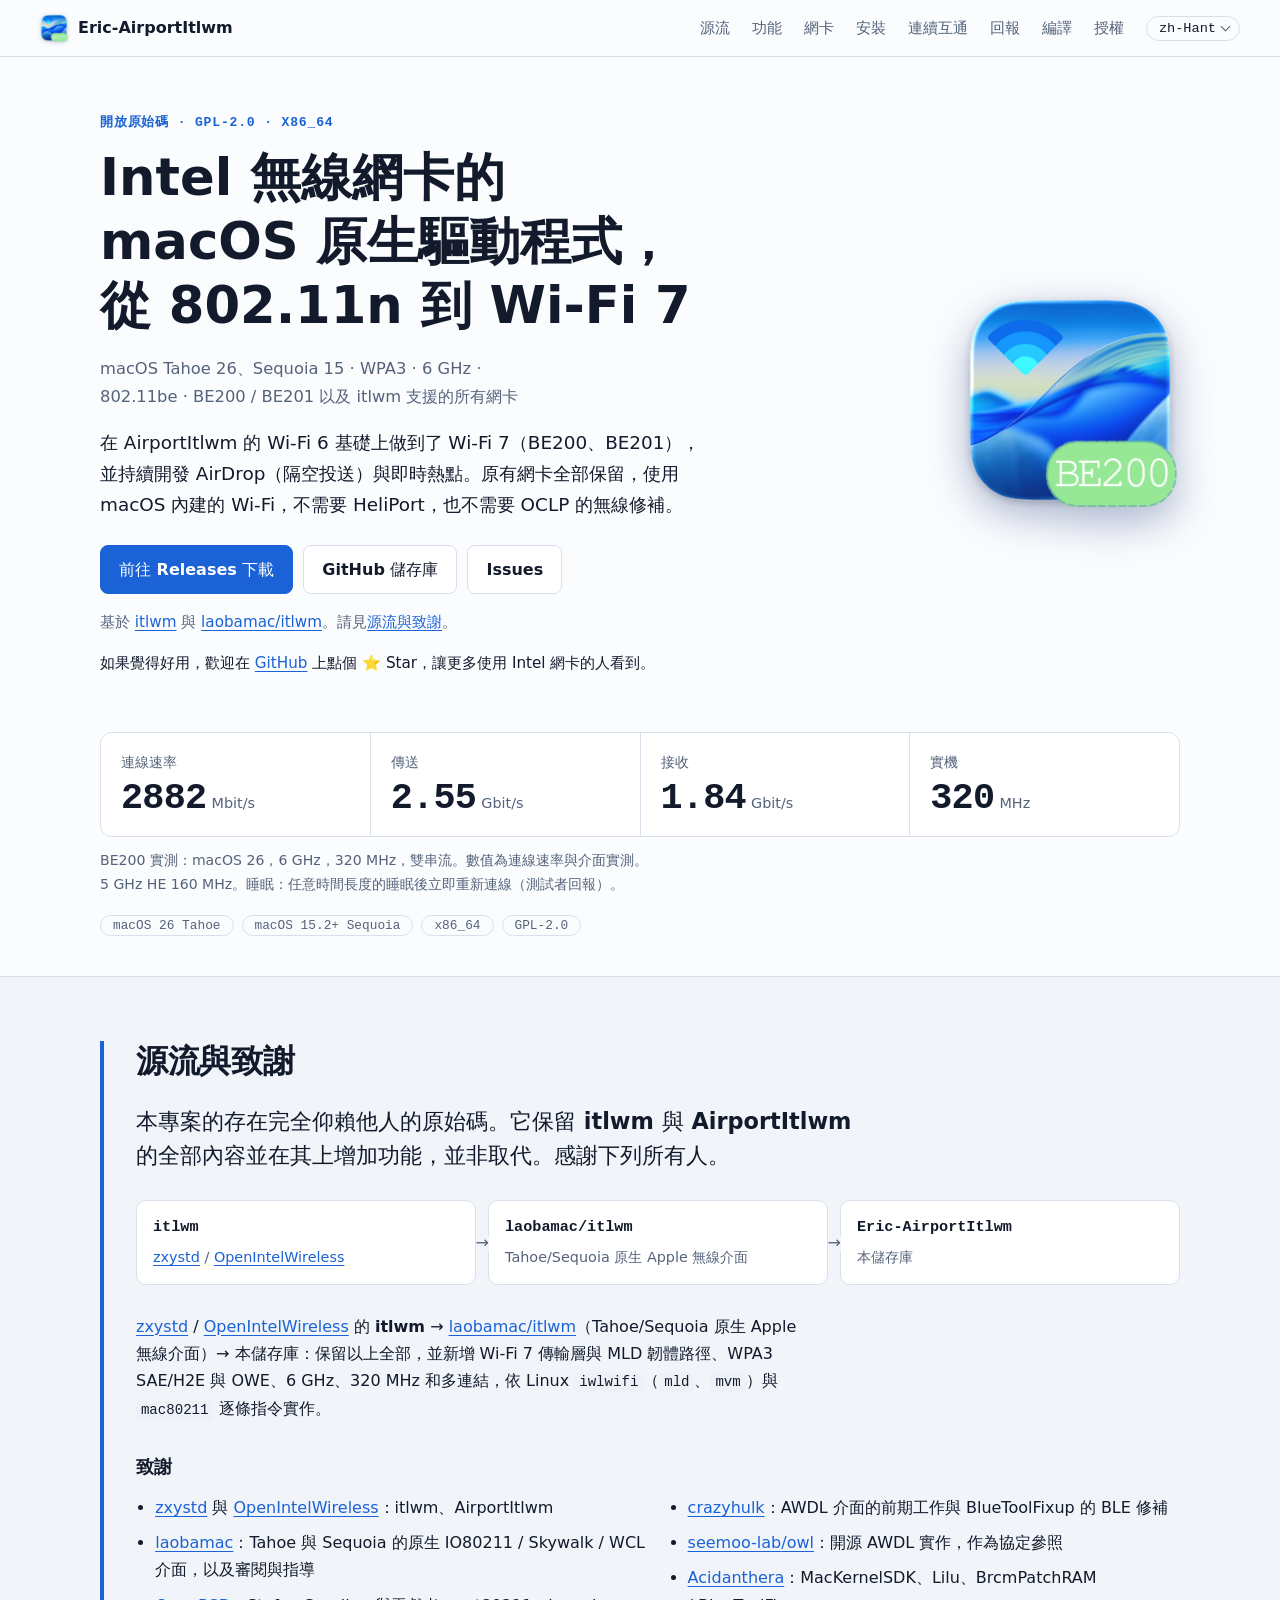
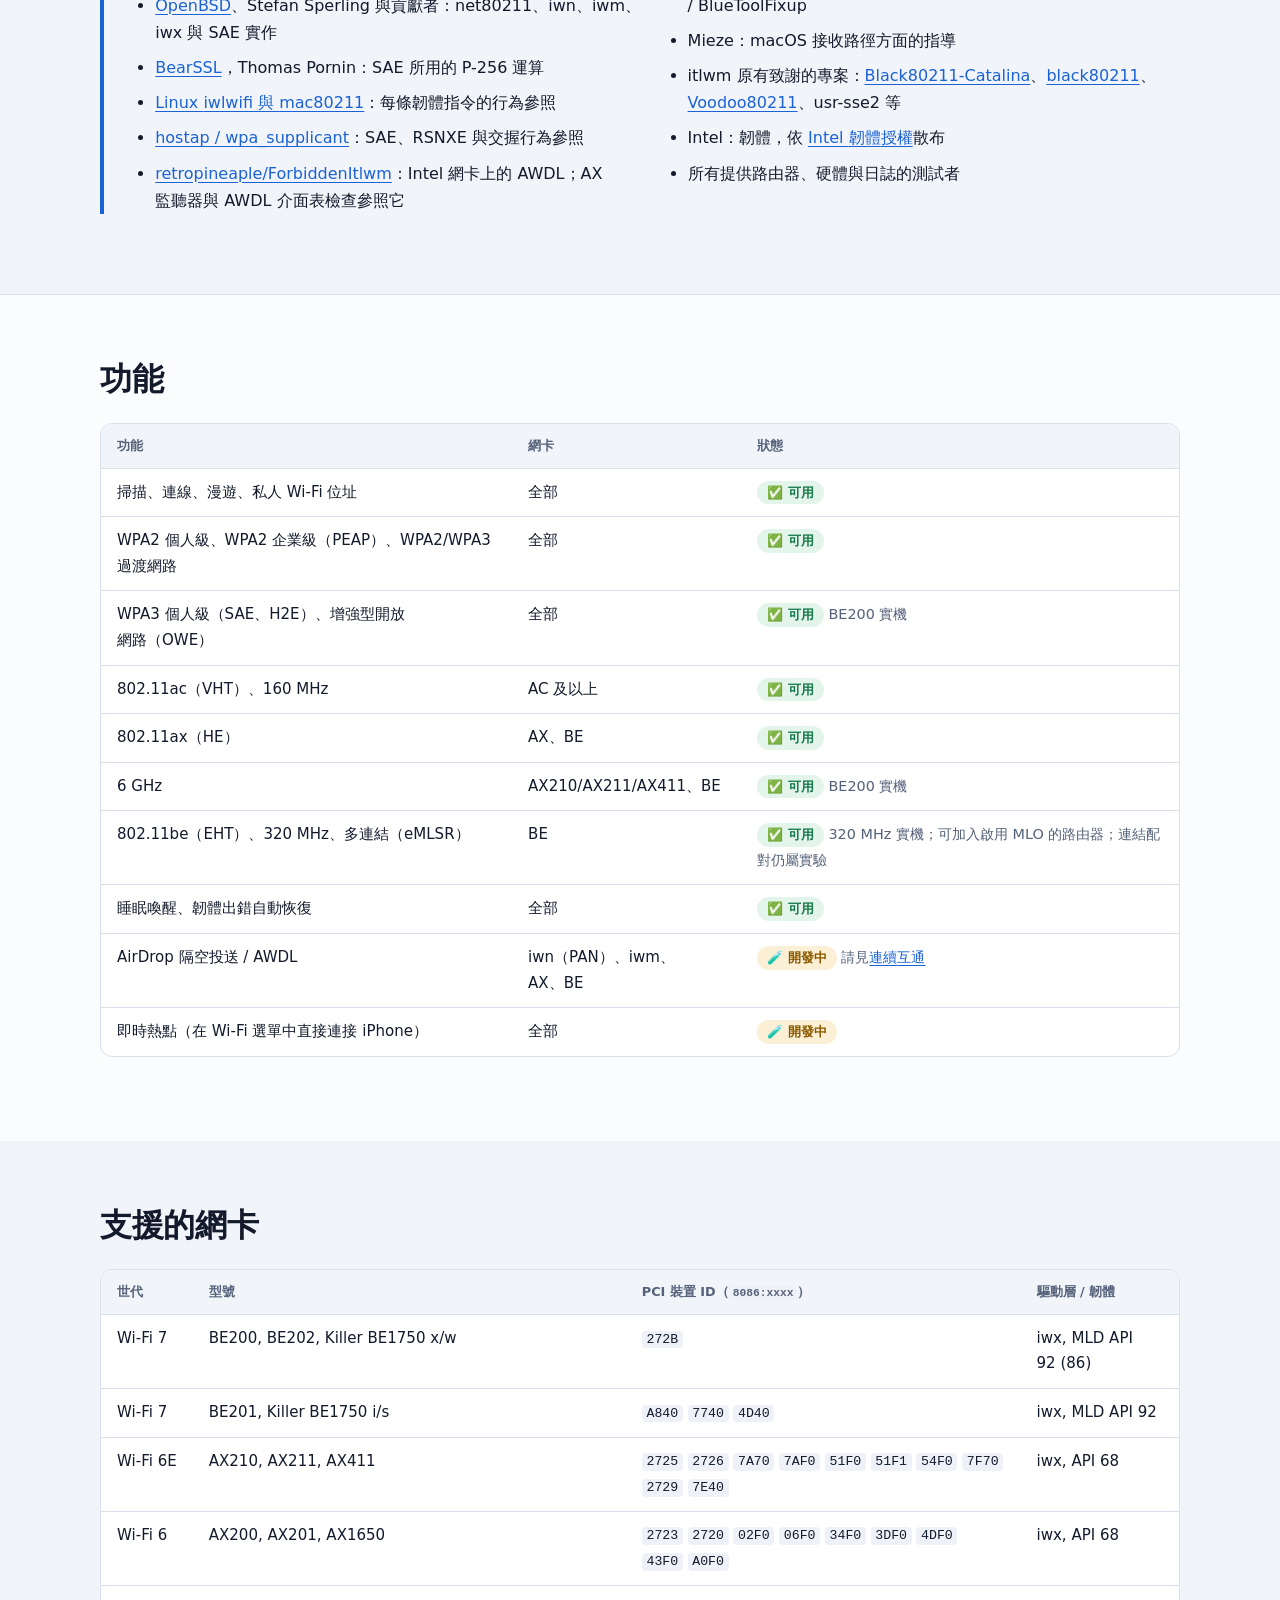
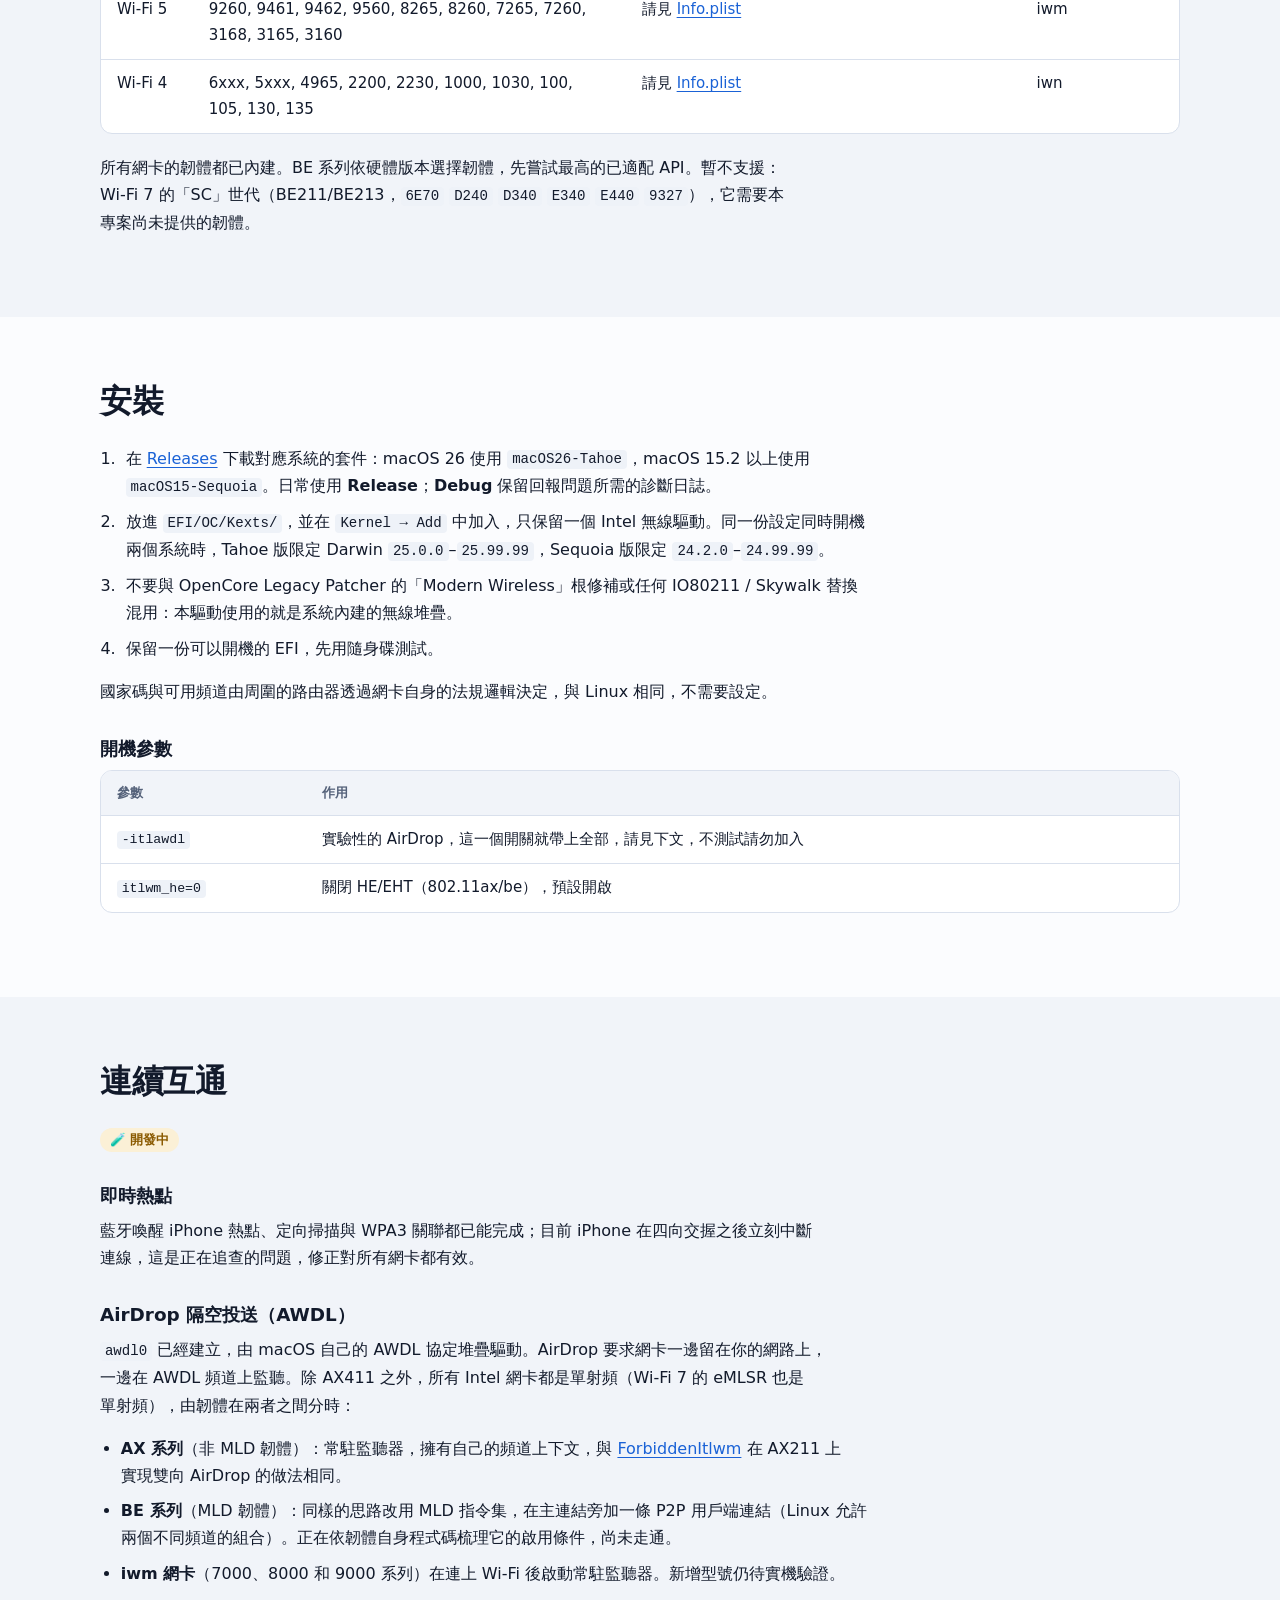
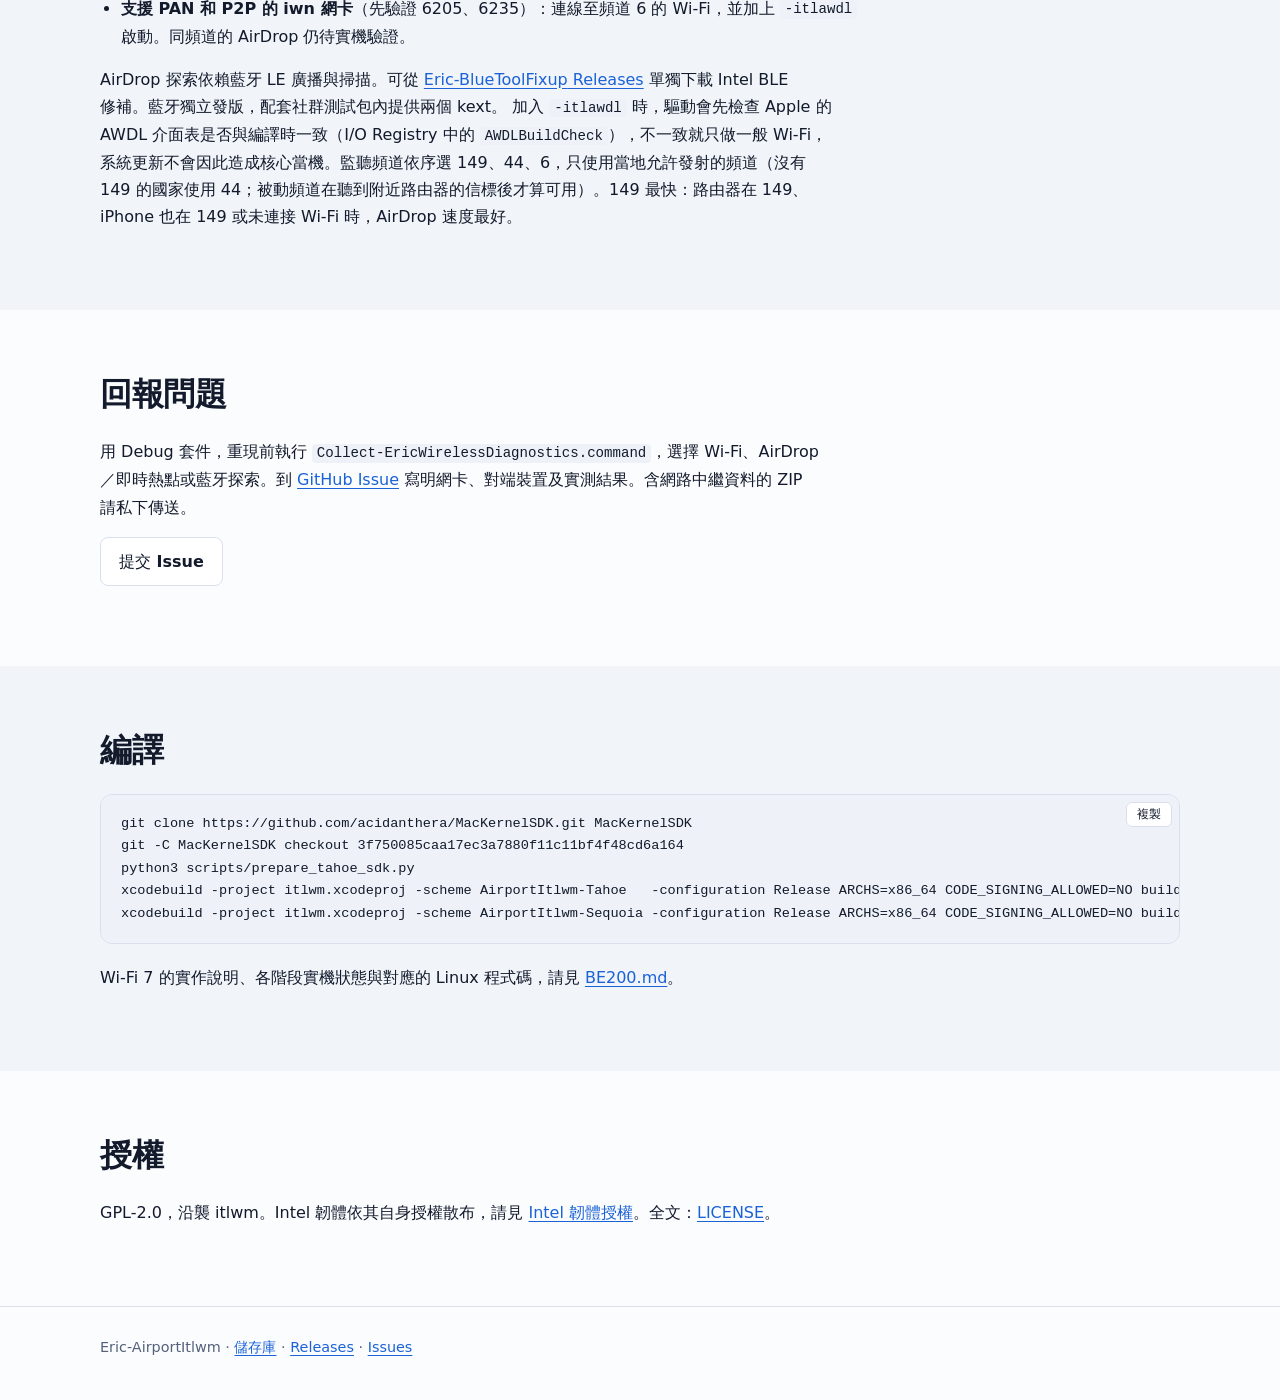
<file: source/Eric-AirportItlwm-source/docs/zh-hant/index.html>
<!DOCTYPE html>
<html lang="zh-Hant" data-lang="zh-hant">
<head>
<meta charset="utf-8">
<meta name="viewport" content="width=device-width, initial-scale=1">
<meta name="color-scheme" content="light dark">
<title>Eric-AirportItlwm：Intel 無線網卡的 macOS 原生驅動程式，從 802.11n 到 Wi-Fi 7</title>
<meta name="description" content="macOS Tahoe 26、Sequoia 15 · WPA3 · 6 GHz · 802.11be · BE200 / BE201 以及 itlwm 支援的所有網卡">
<link rel="canonical" href="https://ersiter.github.io/Eric-AirportItlwm/zh-hant/">
<link rel="alternate" hreflang="en" href="https://ersiter.github.io/Eric-AirportItlwm/">
<link rel="alternate" hreflang="zh-Hans" href="https://ersiter.github.io/Eric-AirportItlwm/zh-hans/">
<link rel="alternate" hreflang="zh-Hant" href="https://ersiter.github.io/Eric-AirportItlwm/zh-hant/">
<link rel="alternate" hreflang="de" href="https://ersiter.github.io/Eric-AirportItlwm/de/">
<link rel="alternate" hreflang="fr" href="https://ersiter.github.io/Eric-AirportItlwm/fr/">
<link rel="alternate" hreflang="ru" href="https://ersiter.github.io/Eric-AirportItlwm/ru/">
<link rel="alternate" hreflang="x-default" href="https://ersiter.github.io/Eric-AirportItlwm/">
<link rel="icon" type="image/png" href="../be200-icon.png">
<link rel="stylesheet" href="../style.css?v=d4097a50ce25">
<script src="../lang.js"></script>
<script defer src="../app.js"></script>
</head>
<body>
<a class="skip" href="#main">跳到內文</a>
<header class="top"><div class="bar">
<a class="brand" href="#top"><img src="../be200-icon.png" width="28" height="28" alt="">Eric-AirportItlwm</a>
<button class="burger" type="button" aria-label="選單" aria-expanded="false" aria-controls="sections"><span></span><span></span><span></span></button>
<nav id="sections" aria-label="目錄">
<a href="#lineage">源流</a>
<a href="#works">功能</a>
<a href="#cards">網卡</a>
<a href="#install">安裝</a>
<a href="#continuity">連續互通</a>
<a href="#report">回報</a>
<a href="#build">編譯</a>
<a href="#license">授權</a>
</nav>
<details class="lang">
<summary aria-label="Language"><span lang="zh-Hant">zh-Hant</span></summary>
<ul>
<li><a href="../" hreflang="en" lang="en" data-lang="en-us">en-US<span>English</span></a></li>
<li><a href="../zh-hans/" hreflang="zh-Hans" lang="zh-Hans" data-lang="zh-hans">zh-Hans<span>简体中文</span></a></li>
<li><a href="./" hreflang="zh-Hant" lang="zh-Hant" data-lang="zh-hant" aria-current="true">zh-Hant<span>繁體中文</span></a></li>
<li><a href="../de/" hreflang="de" lang="de" data-lang="de">de<span>Deutsch</span></a></li>
<li><a href="../fr/" hreflang="fr" lang="fr" data-lang="fr">fr<span>Français</span></a></li>
<li><a href="../ru/" hreflang="ru" lang="ru" data-lang="ru">ru<span>Русский</span></a></li>
</ul>
</details>
</div></header>
<main id="main">
<section class="hero" id="top"><div class="wrap hero-grid">
<div class="hero-text">
<p class="eyebrow">開<wbr>放<wbr>原始<wbr>碼 <wbr>· <wbr><span class="nw">GPL-2</span>.0 · <wbr>x86_<wbr>64</p>
<h1>Intel <wbr>無線<wbr>網卡<wbr>的 <wbr>macOS <wbr>原生<wbr>驅動<wbr>程式，<wbr>從 <wbr><span class="nw">802.11n</span> <wbr>到 <wbr><span class="nw">Wi-Fi 7</span></h1>
<p class="sub">macOS <wbr>Tahoe 26、<wbr>Sequoia 15 · <wbr>WPA3 · <wbr>6 GHz · <wbr><span class="nw">802.11be</span> · <wbr><span class="nw">BE200 / BE201</span> <wbr>以及 <wbr>itlwm <wbr>支援<wbr>的<wbr>所有<wbr>網卡</p>
<p class="lead">在 <wbr>AirportItlwm <wbr>的 <wbr><span class="nw">Wi-Fi 6</span> <wbr>基礎上<wbr>做到<wbr>了 <wbr><span class="nw">Wi-Fi 7</span><wbr>（BE200、<wbr>BE201），<wbr>並<wbr>持續開發 <wbr>AirDrop<wbr>（隔空投送）<wbr>與即時<wbr>熱點。<wbr>原有<wbr>網卡<wbr>全部<wbr>保留，<wbr>使用 <wbr>macOS <wbr>內建<wbr>的 <wbr><span class="nw">Wi-Fi</span>，<wbr>不需要 <wbr>HeliPort，<wbr>也不<wbr>需要 <wbr>OCLP <wbr>的<wbr>無線<wbr>修補。</p>
<p class="cta"><a target="_blank" rel="noopener noreferrer" class="btn primary" href="https://github.com/Ersiter/Eric-AirportItlwm/releases/latest">前往 Releases 下載</a><a target="_blank" rel="noopener noreferrer" class="btn" href="https://github.com/Ersiter/Eric-AirportItlwm">GitHub 儲存庫</a><a target="_blank" rel="noopener noreferrer" class="btn" href="https://github.com/Ersiter/Eric-AirportItlwm/issues">Issues</a></p>
<p class="credit-line">基於 <a target="_blank" rel="noopener noreferrer" href="https://github.com/OpenIntelWireless/itlwm">itlwm</a> <wbr>與 <a target="_blank" rel="noopener noreferrer" href="https://github.com/laobamac/itlwm">laobamac/itlwm</a>。<wbr>請見<a href="#lineage">源流<wbr>與<wbr>致謝</a>。</p>
<p class="star-line">如果<wbr>覺得<wbr>好用，<wbr>歡迎<wbr>在 <a target="_blank" rel="noopener noreferrer" href="https://github.com/Ersiter/Eric-AirportItlwm">GitHub</a> <wbr>上點個 <wbr>⭐ <wbr>Star，<wbr>讓<wbr>更多<wbr>使用 <wbr>Intel <wbr>網卡<wbr>的<wbr>人<wbr>看到。</p>
</div>
<div class="hero-art"><img src="../be200-icon.png" width="256" height="256" alt="Eric-AirportItlwm"></div>
</div>
<div class="wrap"><dl class="stats">
<div><dt>連線速率</dt><dd><span class="num">2882</span> <span class="unit">Mbit/s</span></dd></div>
<div><dt>傳送</dt><dd><span class="num">2.55</span> <span class="unit">Gbit/s</span></dd></div>
<div><dt>接收</dt><dd><span class="num">1.84</span> <span class="unit">Gbit/s</span></dd></div>
<div><dt>實機</dt><dd><span class="num">320</span> <span class="unit">MHz</span></dd></div>
</dl><p class="note">BE200 <wbr>實測：<wbr>macOS 26，<wbr>6 GHz，<wbr>320 MHz，<wbr>雙串流。<wbr>數值為<wbr>連線<wbr>速率<wbr>與<wbr>介面<wbr>實測。<wbr>5 GHz <wbr>HE <wbr>160 MHz。<wbr>睡眠：<wbr>任意<wbr>時間<wbr>長度<wbr>的<wbr>睡眠<wbr>後<wbr>立即<wbr>重新<wbr>連線<wbr>（測試者<wbr>回報）。</p>
<ul class="chips"><li>macOS 26 Tahoe</li><li>macOS 15.2+ Sequoia</li><li>x86_64</li><li>GPL-2.0</li></ul></div>
</section>
<section class="lineage" id="lineage"><div class="wrap">
<h2>源流<wbr>與<wbr>致謝</h2>
<p class="big">本<wbr>專案<wbr>的<wbr>存在<wbr>完全<wbr>仰賴<wbr>他<wbr>人<wbr>的<wbr>原始<wbr>碼。<wbr>它<wbr>保留 <wbr>itlwm <wbr>與 <wbr>AirportItlwm <wbr>的<wbr>全部<wbr>內容<wbr>並<wbr>在<wbr>其上<wbr>增加<wbr>功能，<wbr>並非<wbr>取代。<wbr>感謝<wbr>下列<wbr>所有人。</p>
<ol class="chain">
<li><strong>itlwm</strong><span><a target="_blank" rel="noopener noreferrer" href="https://github.com/zxystd">zxystd</a> / <a target="_blank" rel="noopener noreferrer" href="https://github.com/OpenIntelWireless/itlwm">OpenIntelWireless</a></span></li>
<li><strong>laobamac/itlwm</strong><span><span class="nw">Tahoe/Sequoia</span> <wbr>原生 <wbr>Apple <wbr>無線<wbr>介面</span></li>
<li><strong>Eric-AirportItlwm</strong><span>本儲<wbr>存庫</span></li>
</ol>
<p><a target="_blank" rel="noopener noreferrer" href="https://github.com/zxystd">zxystd</a> / <a target="_blank" rel="noopener noreferrer" href="https://github.com/OpenIntelWireless/itlwm">OpenIntelWireless</a> <wbr>的 <strong>itlwm</strong> → <a target="_blank" rel="noopener noreferrer" href="https://github.com/laobamac/itlwm">laobamac/itlwm</a>（<span class="nw">Tahoe/Sequoia</span> <wbr>原生 <wbr>Apple <wbr>無線<wbr>介面）<wbr>→ <wbr>本儲<wbr>存庫：<wbr>保留<wbr>以<wbr>上<wbr>全部，<wbr>並新<wbr>增 <wbr><span class="nw">Wi-Fi 7</span> <wbr>傳輸<wbr>層與 <wbr>MLD <wbr>韌體<wbr>路徑、<wbr>WPA3 <wbr>SAE/H2E <wbr>與 <wbr>OWE、<wbr>6 GHz、<wbr>320 MHz <wbr>和<wbr>多<wbr>連結，<wbr>依 <wbr>Linux <code>iwlwifi</code>（<code>mld</code>、<code>mvm</code>）<wbr>與 <code>mac80211</code> <wbr>逐條指令實作。</p>
<h3>致謝</h3>
<ul class="credits">
<li><a target="_blank" rel="noopener noreferrer" href="https://github.com/zxystd">zxystd</a> <wbr>與 <a target="_blank" rel="noopener noreferrer" href="https://github.com/OpenIntelWireless">OpenIntelWireless</a>：<wbr>itlwm、<wbr>AirportItlwm</li>
<li><a target="_blank" rel="noopener noreferrer" href="https://github.com/laobamac/itlwm">laobamac</a>：<wbr>Tahoe <wbr>與 <wbr>Sequoia <wbr>的<wbr>原生 <wbr>IO80211 <wbr>/ <wbr>Skywalk <wbr>/ <wbr>WCL <wbr>介面，<wbr>以及<wbr>審閱<wbr>與<wbr>指導</li>
<li><a target="_blank" rel="noopener noreferrer" href="https://github.com/openbsd/src">OpenBSD</a>、<wbr>Stefan <wbr>Sperling <wbr>與貢獻者：<wbr>net80211、<wbr>iwn、<wbr>iwm、<wbr>iwx <wbr>與 <wbr>SAE <wbr>實作</li>
<li><a target="_blank" rel="noopener noreferrer" href="https://bearssl.org/">BearSSL</a>，<wbr>Thomas <wbr>Pornin：<wbr>SAE <wbr>所用<wbr>的 <wbr><span class="nw">P-256</span> <wbr>運算</li>
<li><a target="_blank" rel="noopener noreferrer" href="https://github.com/torvalds/linux/tree/master/drivers/net/wireless/intel/iwlwifi">Linux <wbr>iwlwifi <wbr>與 <wbr>mac80211</a>：<wbr>每條<wbr>韌體<wbr>指令<wbr>的<wbr>行為<wbr>參照</li>
<li><a target="_blank" rel="noopener noreferrer" href="https://w1.fi/">hostap / wpa_supplicant</a>：<wbr>SAE、<wbr>RSNXE <wbr>與<wbr>交握行為<wbr>參照</li>
<li><a target="_blank" rel="noopener noreferrer" href="https://github.com/retropineaple/ForbiddenItlwm">retropineaple/ForbiddenItlwm</a>：<wbr>Intel <wbr>網卡上<wbr>的 <wbr>AWDL；<wbr>AX <wbr>監聽器<wbr>與 <wbr>AWDL <wbr>介面<wbr>表檢<wbr>查<wbr>參照<wbr>它</li>
<li><a target="_blank" rel="noopener noreferrer" href="https://github.com/crazyhulk">crazyhulk</a>：<wbr>AWDL <wbr>介面<wbr>的<wbr>前期<wbr>工作<wbr>與 <wbr>BlueToolFixup <wbr>的 <wbr>BLE <wbr>修補</li>
<li><a target="_blank" rel="noopener noreferrer" href="https://github.com/seemoo-lab/owl"><span class="nw">seemoo-lab</span>/owl</a>：<wbr>開源 <wbr>AWDL <wbr>實作，<wbr>作為<wbr>協定<wbr>參照</li>
<li><a target="_blank" rel="noopener noreferrer" href="https://github.com/acidanthera">Acidanthera</a>：<wbr>MacKernelSDK、<wbr>Lilu、<wbr>BrcmPatchRAM <wbr>/ <wbr>BlueToolFixup</li>
<li>Mieze：<wbr>macOS <wbr>接收路<wbr>徑<wbr>方面<wbr>的<wbr>指導</li>
<li>itlwm <wbr>原有<wbr>致謝<wbr>的<wbr>專案：<a target="_blank" rel="noopener noreferrer" href="https://github.com/AppleIntelWiFi/Black80211-Catalina"><span class="nw">Black80211-Catalina</span></a>、<a target="_blank" rel="noopener noreferrer" href="https://github.com/rpeshkov/black80211">black80211</a>、<a target="_blank" rel="noopener noreferrer" href="https://github.com/mercurysquad/Voodoo80211">Voodoo80211</a>、<wbr><span class="nw">usr-sse2</span> <wbr>等</li>
<li>Intel：<wbr>韌體，<wbr>依 <a target="_blank" rel="noopener noreferrer" href="https://github.com/Ersiter/Eric-AirportItlwm/blob/be200-tahoe/iwlwifi-firmware-license">Intel <wbr>韌體<wbr>授權</a>散布</li>
<li>所有<wbr>提供<wbr>路由<wbr>器、<wbr>硬體<wbr>與<wbr>日誌<wbr>的<wbr>測試者</li>
</ul></div></section>
<section id="works"><div class="wrap"><h2>功能</h2>
<div class="table-wrap"><table><thead><tr><th>功能</th><th>網卡</th><th>狀態</th></tr></thead><tbody>
<tr><td>掃描、<wbr>連線、<wbr>漫遊、<wbr>私人 <wbr><span class="nw">Wi-Fi</span> <wbr>位址</td><td>全部</td><td><span class="pill ok"><span aria-hidden="true">✅</span> 可用</span></td></tr>
<tr><td>WPA2 <wbr>個人級、<wbr>WPA2 <wbr>企業<wbr>級<wbr>（PEAP）、<wbr>WPA2/WPA3 <wbr>過<wbr>渡網路</td><td>全部</td><td><span class="pill ok"><span aria-hidden="true">✅</span> 可用</span></td></tr>
<tr><td>WPA3 <wbr>個人<wbr>級<wbr>（SAE、<wbr>H2E）、<wbr>增強型開放<wbr>網路<wbr>（OWE）</td><td>全部</td><td><span class="pill ok"><span aria-hidden="true">✅</span> 可用</span> <span class="snote">BE200 <wbr>實機</span></td></tr>
<tr><td><span class="nw">802.11ac</span><wbr>（VHT）、<wbr>160 MHz</td><td>AC 及以上</td><td><span class="pill ok"><span aria-hidden="true">✅</span> 可用</span></td></tr>
<tr><td><span class="nw">802.11ax</span><wbr>（HE）</td><td>AX、BE</td><td><span class="pill ok"><span aria-hidden="true">✅</span> 可用</span></td></tr>
<tr><td>6 GHz</td><td>AX210/AX211/AX411、BE</td><td><span class="pill ok"><span aria-hidden="true">✅</span> 可用</span> <span class="snote">BE200 <wbr>實機</span></td></tr>
<tr><td><span class="nw">802.11be</span><wbr>（EHT）、<wbr>320 MHz、<wbr>多<wbr>連結<wbr>（eMLSR）</td><td>BE</td><td><span class="pill ok"><span aria-hidden="true">✅</span> 可用</span> <span class="snote">320 MHz <wbr>實機；<wbr>可加入啟用 <wbr>MLO <wbr>的<wbr>路由<wbr>器；<wbr>連結配<wbr>對<wbr>仍屬實驗</span></td></tr>
<tr><td>睡眠<wbr>喚醒、<wbr>韌體<wbr>出錯自動恢復</td><td>全部</td><td><span class="pill ok"><span aria-hidden="true">✅</span> 可用</span></td></tr>
<tr><td>AirDrop <wbr>隔空投送 <wbr>/ <wbr>AWDL</td><td>iwn（PAN）、iwm、AX、BE</td><td><span class="pill dev"><span aria-hidden="true">🧪</span> 開發中</span> <span class="snote">請見<a href="#continuity">連續<wbr>互通</a></span></td></tr>
<tr><td>即<wbr>時<wbr>熱點<wbr>（在 <wbr><span class="nw">Wi-Fi</span> <wbr>選單<wbr>中<wbr>直接<wbr>連接 <wbr>iPhone）</td><td>全部</td><td><span class="pill dev"><span aria-hidden="true">🧪</span> 開發中</span></td></tr>
</tbody></table></div></div></section>
<section id="cards"><div class="wrap"><h2>支援<wbr>的<wbr>網卡</h2>
<div class="table-wrap"><table class="cards"><thead><tr><th>世代</th><th>型號</th><th>PCI <wbr>裝置 <wbr>ID<wbr>（<code>8086:xxxx</code>）</th><th>驅動層 <wbr>/ <wbr>韌體</th></tr></thead><tbody>
<tr><td><span class="nw">Wi-Fi 7</span></td><td>BE200, BE202, Killer BE1750 x/w</td><td><code>272B</code></td><td>iwx, MLD API 92 (86)</td></tr>
<tr><td><span class="nw">Wi-Fi 7</span></td><td>BE201, Killer BE1750 i/s</td><td><code>A840</code> <code>7740</code> <code>4D40</code></td><td>iwx, MLD API 92</td></tr>
<tr><td><span class="nw">Wi-Fi 6E</span></td><td>AX210, AX211, AX411</td><td><code>2725</code> <code>2726</code> <code>7A70</code> <code>7AF0</code> <code>51F0</code> <code>51F1</code> <code>54F0</code> <code>7F70</code> <code>2729</code> <code>7E40</code></td><td>iwx, API 68</td></tr>
<tr><td><span class="nw">Wi-Fi 6</span></td><td>AX200, AX201, AX1650</td><td><code>2723</code> <code>2720</code> <code>02F0</code> <code>06F0</code> <code>34F0</code> <code>3DF0</code> <code>4DF0</code> <code>43F0</code> <code>A0F0</code></td><td>iwx, API 68</td></tr>
<tr><td><span class="nw">Wi-Fi 5</span></td><td>9260, 9461, 9462, 9560, 8265, 8260, 7265, 7260, 3168, 3165, 3160</td><td>請見 <a target="_blank" rel="noopener noreferrer" href="https://github.com/Ersiter/Eric-AirportItlwm/blob/be200-tahoe/AirportItlwm/WCL/Info.plist">Info.plist</a></td><td>iwm</td></tr>
<tr><td><span class="nw">Wi-Fi 4</span></td><td>6xxx, 5xxx, 4965, 2200, 2230, 1000, 1030, 100, 105, 130, 135</td><td>請見 <a target="_blank" rel="noopener noreferrer" href="https://github.com/Ersiter/Eric-AirportItlwm/blob/be200-tahoe/AirportItlwm/WCL/Info.plist">Info.plist</a></td><td>iwn</td></tr>
</tbody></table></div><p>所有<wbr>網卡<wbr>的<wbr>韌體<wbr>都<wbr>已<wbr>內建。<wbr>BE <wbr>系列<wbr>依硬體<wbr>版本<wbr>選擇<wbr>韌體，<wbr>先嘗試<wbr>最高<wbr>的<wbr>已適配 <wbr>API。<wbr>暫不<wbr>支援：<wbr><span class="nw">Wi-Fi 7</span> <wbr>的<wbr>「SC」<wbr>世代<wbr>（BE211/BE213，<code>6E70</code> <code>D240</code> <code>D340</code> <code>E340</code> <code>E440</code> <code>9327</code>），<wbr>它<wbr>需要<wbr>本<wbr>專案尚未<wbr>提供<wbr>的<wbr>韌體。</p></div></section>
<section id="install"><div class="wrap"><h2>安裝</h2><ol class="steps">
<li>在 <a target="_blank" rel="noopener noreferrer" href="https://github.com/Ersiter/Eric-AirportItlwm/releases">Releases</a> <wbr>下載<wbr>對<wbr>應系統<wbr>的<wbr>套件：<wbr>macOS 26 <wbr>使用 <code>macOS26-Tahoe</code>，<wbr>macOS 15.2 <wbr>以上<wbr>使用 <code>macOS15-Sequoia</code>。<wbr>日常<wbr>使用 <strong>Release</strong>；<strong>Debug</strong> <wbr>保留<wbr>回報<wbr>問題<wbr>所需<wbr>的<wbr>診斷<wbr>日誌。</li>
<li>放進 <code>EFI/OC/Kexts/</code>，<wbr>並<wbr>在 <code>Kernel → Add</code> <wbr>中<wbr>加入，<wbr>只<wbr>保留<wbr>一個 <wbr>Intel <wbr>無線<wbr>驅動。<wbr>同一份<wbr>設定同時<wbr>開機<wbr>兩個<wbr>系統<wbr>時，<wbr>Tahoe <wbr>版限定 <wbr>Darwin <code>25.0.0</code>–<code>25.99.99</code>，<wbr>Sequoia <wbr>版限定 <code>24.2.0</code>–<code>24.99.99</code>。</li>
<li>不要<wbr>與 <wbr>OpenCore <wbr>Legacy <wbr>Patcher <wbr>的<wbr>「Modern <wbr>Wireless」<wbr>根<wbr>修補<wbr>或<wbr>任何 <wbr>IO80211 <wbr>/ <wbr>Skywalk <wbr>替換<wbr>混用：<wbr>本<wbr>驅動<wbr>使用<wbr>的<wbr>就是<wbr>系統<wbr>內建<wbr>的<wbr>無線<wbr>堆疊。</li>
<li>保留<wbr>一份<wbr>可以<wbr>開機<wbr>的 <wbr>EFI，<wbr>先用<wbr>隨身碟<wbr>測試。</li>
</ol><p>國家<wbr>碼<wbr>與<wbr>可用<wbr>頻道<wbr>由<wbr>周圍<wbr>的<wbr>路由<wbr>器<wbr>透過<wbr>網卡<wbr>自身<wbr>的<wbr>法規<wbr>邏輯<wbr>決定，<wbr>與 <wbr>Linux <wbr>相同，<wbr>不需要<wbr>設定。</p>
<h3>開機<wbr>參數</h3><div class="table-wrap"><table><thead><tr><th>參數</th><th>作用</th></tr></thead><tbody>
<tr><td><code>-itlawdl</code></td><td>實驗性<wbr>的 <wbr>AirDrop，<wbr>這<wbr>一個<wbr>開關<wbr>就<wbr>帶上<wbr>全部，<wbr>請見<wbr>下文，<wbr>不測試<wbr>請<wbr>勿加入</td></tr>
<tr><td><code>itlwm_he=0</code></td><td>關閉 <wbr>HE/EHT<wbr>（<span class="nw">802.11ax</span>/be），<wbr>預設開啟</td></tr>
</tbody></table></div></div></section>
<section id="continuity"><div class="wrap"><h2>連續<wbr>互通</h2>
<p><span class="pill dev"><span aria-hidden="true">🧪</span> 開發中</span></p>
<h3>即<wbr>時<wbr>熱點</h3><p>藍牙喚醒 <wbr>iPhone <wbr>熱點、<wbr>定向<wbr>掃描<wbr>與 <wbr>WPA3 <wbr>關聯<wbr>都<wbr>已能<wbr>完成；<wbr>目前 <wbr>iPhone <wbr>在<wbr>四向<wbr>交握之後<wbr>立刻<wbr>中斷<wbr>連線，<wbr>這<wbr>是<wbr>正在<wbr>追查<wbr>的<wbr>問題，<wbr>修正<wbr>對<wbr>所有<wbr>網卡<wbr>都有效。</p>
<h3>AirDrop <wbr>隔空投送<wbr>（AWDL）</h3><p><code>awdl0</code> <wbr>已經<wbr>建立，<wbr>由 <wbr>macOS <wbr>自己<wbr>的 <wbr>AWDL <wbr>協定<wbr>堆疊<wbr>驅動。<wbr>AirDrop <wbr>要求<wbr>網卡<wbr>一邊<wbr>留<wbr>在<wbr>你<wbr>的<wbr>網路<wbr>上，<wbr>一邊<wbr>在 <wbr>AWDL <wbr>頻道<wbr>上<wbr>監聽。<wbr>除 <wbr>AX411 <wbr>之外，<wbr>所有 <wbr>Intel <wbr>網卡<wbr>都是<wbr>單射<wbr>頻<wbr>（<span class="nw">Wi-Fi 7</span> <wbr>的 <wbr>eMLSR <wbr>也是<wbr>單射<wbr>頻），<wbr>由韌<wbr>體<wbr>在<wbr>兩者<wbr>之間<wbr>分時：</p><ul>
<li><strong>AX <wbr>系列</strong>（非 <wbr>MLD <wbr>韌體）：<wbr>常<wbr>駐監<wbr>聽器，<wbr>擁有<wbr>自己<wbr>的<wbr>頻道<wbr>上<wbr>下文，<wbr>與 <a target="_blank" rel="noopener noreferrer" href="https://github.com/retropineaple/ForbiddenItlwm">ForbiddenItlwm</a> <wbr>在 <wbr>AX211 <wbr>上<wbr>實現雙向 <wbr>AirDrop <wbr>的<wbr>做法<wbr>相同。</li>
<li><strong>BE <wbr>系列</strong>（MLD <wbr>韌體）：<wbr>同樣<wbr>的<wbr>思路<wbr>改用 <wbr>MLD <wbr>指令集，<wbr>在<wbr>主連結<wbr>旁<wbr>加<wbr>一條 <wbr>P2P <wbr>用戶端<wbr>連結<wbr>（Linux <wbr>允許<wbr>兩個<wbr>不同<wbr>頻道<wbr>的<wbr>組合）。<wbr>正在<wbr>依韌<wbr>體<wbr>自身程式<wbr>碼梳理<wbr>它<wbr>的<wbr>啟用<wbr>條件，<wbr>尚未<wbr>走通。</li>
<li><strong>iwm <wbr>網卡</strong>（7000、<wbr>8000 <wbr>和 <wbr>9000 <wbr>系列）<wbr>在<wbr>連上 <wbr><span class="nw">Wi-Fi</span> <wbr>後啟<wbr>動常<wbr>駐監<wbr>聽器。<wbr>新增型<wbr>號<wbr>仍待實機驗證。</li>
<li><strong>支援 <wbr>PAN <wbr>和 <wbr>P2P <wbr>的 <wbr>iwn <wbr>網卡</strong>（先驗證 <wbr>6205、<wbr>6235）：<wbr>連線<wbr>至頻道 <wbr>6 <wbr>的 <wbr><span class="nw">Wi-Fi</span>，<wbr>並加上 <code>-itlawdl</code> <wbr>啟動。<wbr>同頻道<wbr>的 <wbr>AirDrop <wbr>仍待實機驗證。</li>
</ul><p>AirDrop <wbr>探索<wbr>依賴藍牙 <wbr>LE <wbr>廣播<wbr>與<wbr>掃描。<wbr>可從 <a target="_blank" rel="noopener noreferrer" href="https://github.com/Ersiter/Eric-BlueToolFixup/releases"><span class="nw">Eric-BlueToolFixup</span> Releases</a> <wbr>單獨下載 <wbr>Intel <wbr>BLE <wbr>修補。<wbr>藍牙獨立<wbr>發版，<wbr>配套<wbr>社群測試包內<wbr>提供<wbr>兩個 <wbr>kext。 <wbr>加入 <code>-itlawdl</code> <wbr>時，<wbr>驅動<wbr>會<wbr>先檢查 <wbr>Apple <wbr>的 <wbr>AWDL <wbr>介面<wbr>表<wbr>是否<wbr>與<wbr>編譯<wbr>時<wbr>一致<wbr>（I/O <wbr>Registry <wbr>中<wbr>的 <code>AWDLBuildCheck</code>），<wbr>不一致<wbr>就<wbr>只做一般 <wbr><span class="nw">Wi-Fi</span>，<wbr>系統<wbr>更新<wbr>不會<wbr>因此<wbr>造成核心<wbr>當機。<wbr>監聽頻道<wbr>依序選 <wbr>149、<wbr>44、<wbr>6，<wbr>只使用當<wbr>地<wbr>允許<wbr>發射<wbr>的<wbr>頻道<wbr>（沒有 <wbr>149 <wbr>的<wbr>國家<wbr>使用 <wbr>44；<wbr>被<wbr>動頻<wbr>道<wbr>在<wbr>聽到<wbr>附近<wbr>路<wbr>由器<wbr>的<wbr>信標<wbr>後才算<wbr>可用）。<wbr>149 <wbr>最快：<wbr>路由器<wbr>在 <wbr>149、<wbr>iPhone <wbr>也<wbr>在 <wbr>149 <wbr>或<wbr>未連接 <wbr><span class="nw">Wi-Fi</span> <wbr>時，<wbr>AirDrop <wbr>速度<wbr>最好。</p></div></section>
<section id="report"><div class="wrap"><h2>回報<wbr>問題</h2><p>用 <wbr>Debug <wbr>套件，<wbr>重現前執行 <code>Collect-EricWirelessDiagnostics.command</code>，<wbr>選擇 <wbr><span class="nw">Wi-Fi</span>、<wbr>AirDrop／即<wbr>時<wbr>熱點<wbr>或<wbr>藍牙<wbr>探索。<wbr>到 <a target="_blank" rel="noopener noreferrer" href="https://github.com/Ersiter/Eric-AirportItlwm/issues">GitHub Issue</a> <wbr>寫明<wbr>網卡、<wbr>對端裝置及<wbr>實測<wbr>結果。<wbr>含網路<wbr>中<wbr>繼資料<wbr>的 <wbr>ZIP <wbr>請私下<wbr>傳送。</p><p><a target="_blank" rel="noopener noreferrer" class="btn" href="https://github.com/Ersiter/Eric-AirportItlwm/issues/new">提交 Issue</a></p></div></section>
<section id="build"><div class="wrap"><h2>編譯</h2>
<div class="code"><button type="button" class="copy" data-copied="已複製" hidden>複製</button><pre><code>git clone https://github.com/acidanthera/MacKernelSDK.git MacKernelSDK
git -C MacKernelSDK checkout 3f750085caa17ec3a7880f11c11bf4f48cd6a164
python3 scripts/prepare_tahoe_sdk.py
xcodebuild -project itlwm.xcodeproj -scheme AirportItlwm-Tahoe   -configuration Release ARCHS=x86_64 CODE_SIGNING_ALLOWED=NO build
xcodebuild -project itlwm.xcodeproj -scheme AirportItlwm-Sequoia -configuration Release ARCHS=x86_64 CODE_SIGNING_ALLOWED=NO build</code></pre></div>
<p><span class="nw">Wi-Fi 7</span> <wbr>的<wbr>實作<wbr>說明、<wbr>各階段實機狀態<wbr>與<wbr>對應<wbr>的 <wbr>Linux <wbr>程式碼，<wbr>請見 <a target="_blank" rel="noopener noreferrer" href="https://github.com/Ersiter/Eric-AirportItlwm/blob/be200-tahoe/BE200.md">BE200.md</a>。</p></div></section>
<section id="license"><div class="wrap"><h2>授權</h2><p><span class="nw">GPL-2</span>.0，<wbr>沿襲 <wbr>itlwm。<wbr>Intel <wbr>韌體<wbr>依其<wbr>自身授權<wbr>散布，<wbr>請見 <a target="_blank" rel="noopener noreferrer" href="https://github.com/Ersiter/Eric-AirportItlwm/blob/be200-tahoe/iwlwifi-firmware-license">Intel <wbr>韌體<wbr>授權</a>。<wbr>全文：<a target="_blank" rel="noopener noreferrer" href="https://github.com/Ersiter/Eric-AirportItlwm/blob/be200-tahoe/LICENSE">LICENSE</a>。</p></div></section>
</main>
<footer><div class="wrap"><p>Eric-AirportItlwm · <a target="_blank" rel="noopener noreferrer" href="https://github.com/Ersiter/Eric-AirportItlwm">儲存庫</a> · <a target="_blank" rel="noopener noreferrer" href="https://github.com/Ersiter/Eric-AirportItlwm/releases">Releases</a> · <a target="_blank" rel="noopener noreferrer" href="https://github.com/Ersiter/Eric-AirportItlwm/issues">Issues</a></p></div></footer>
</body>
</html>
</file>
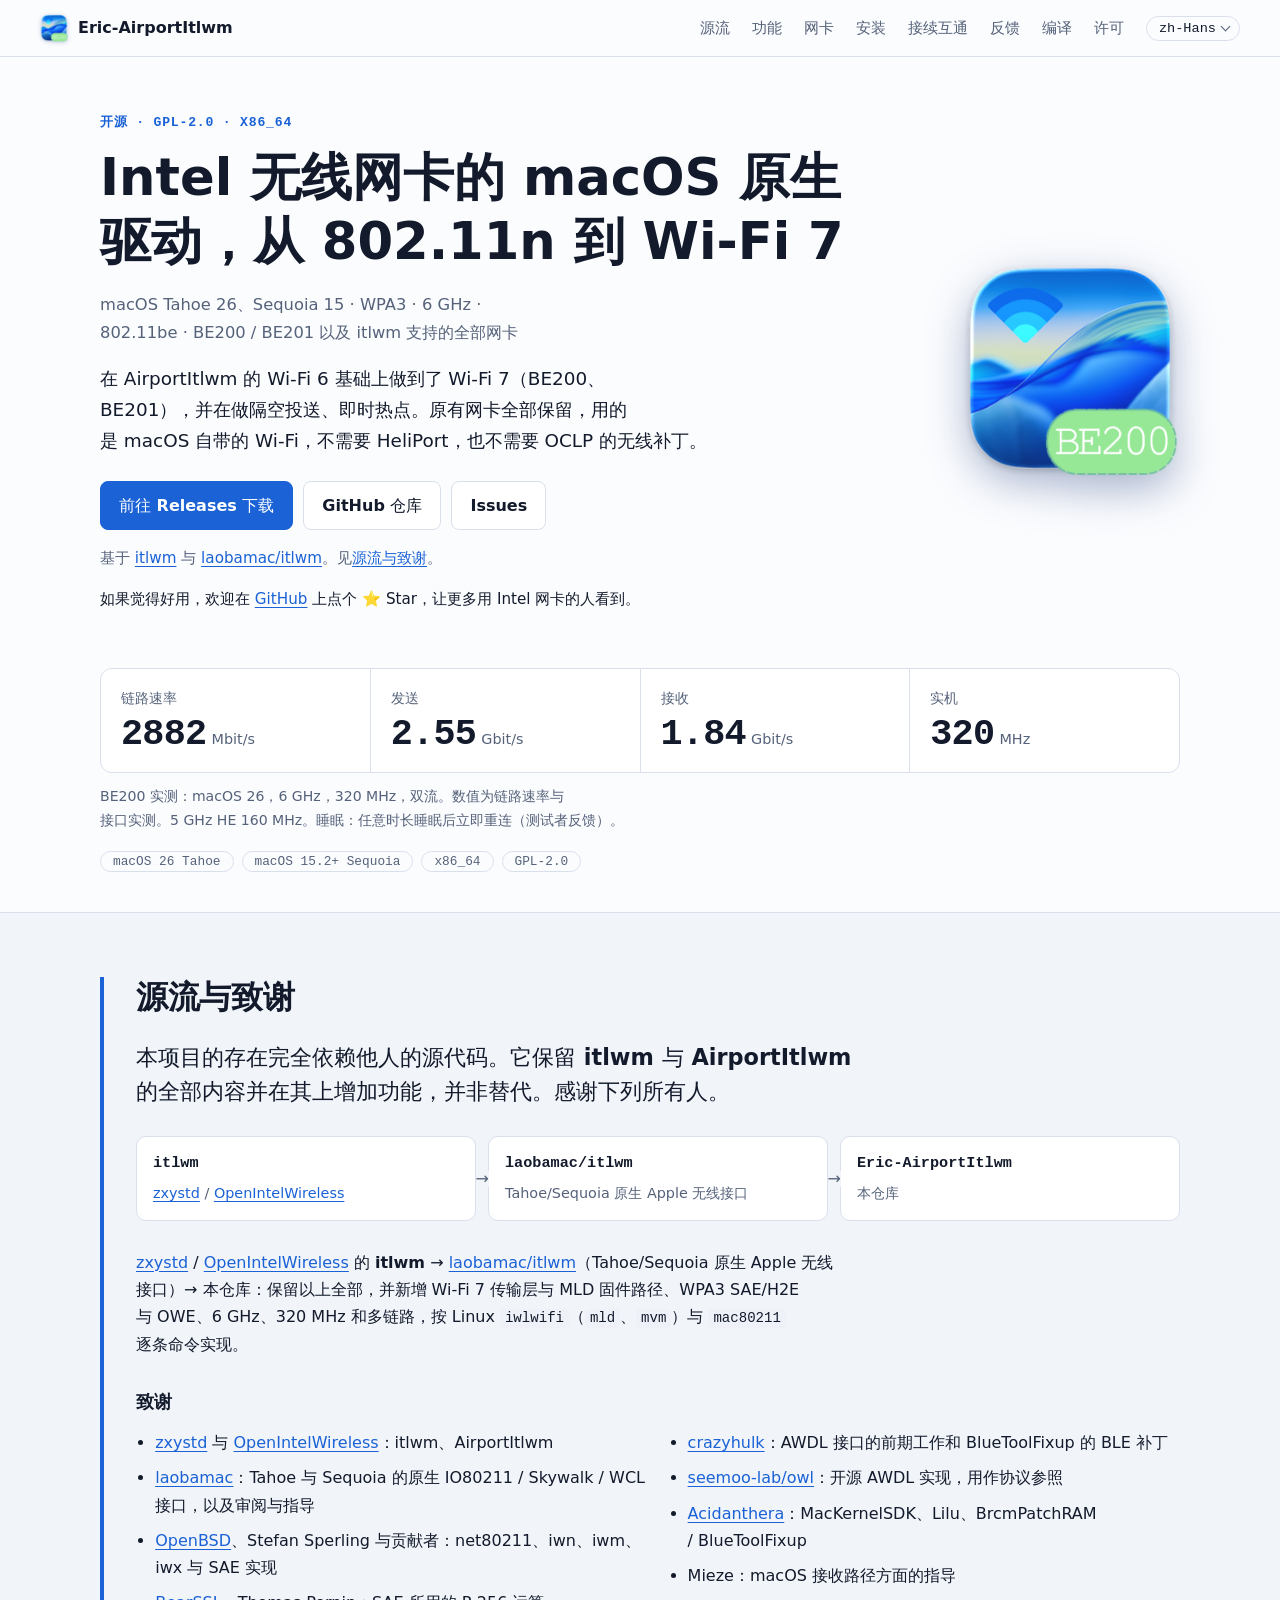
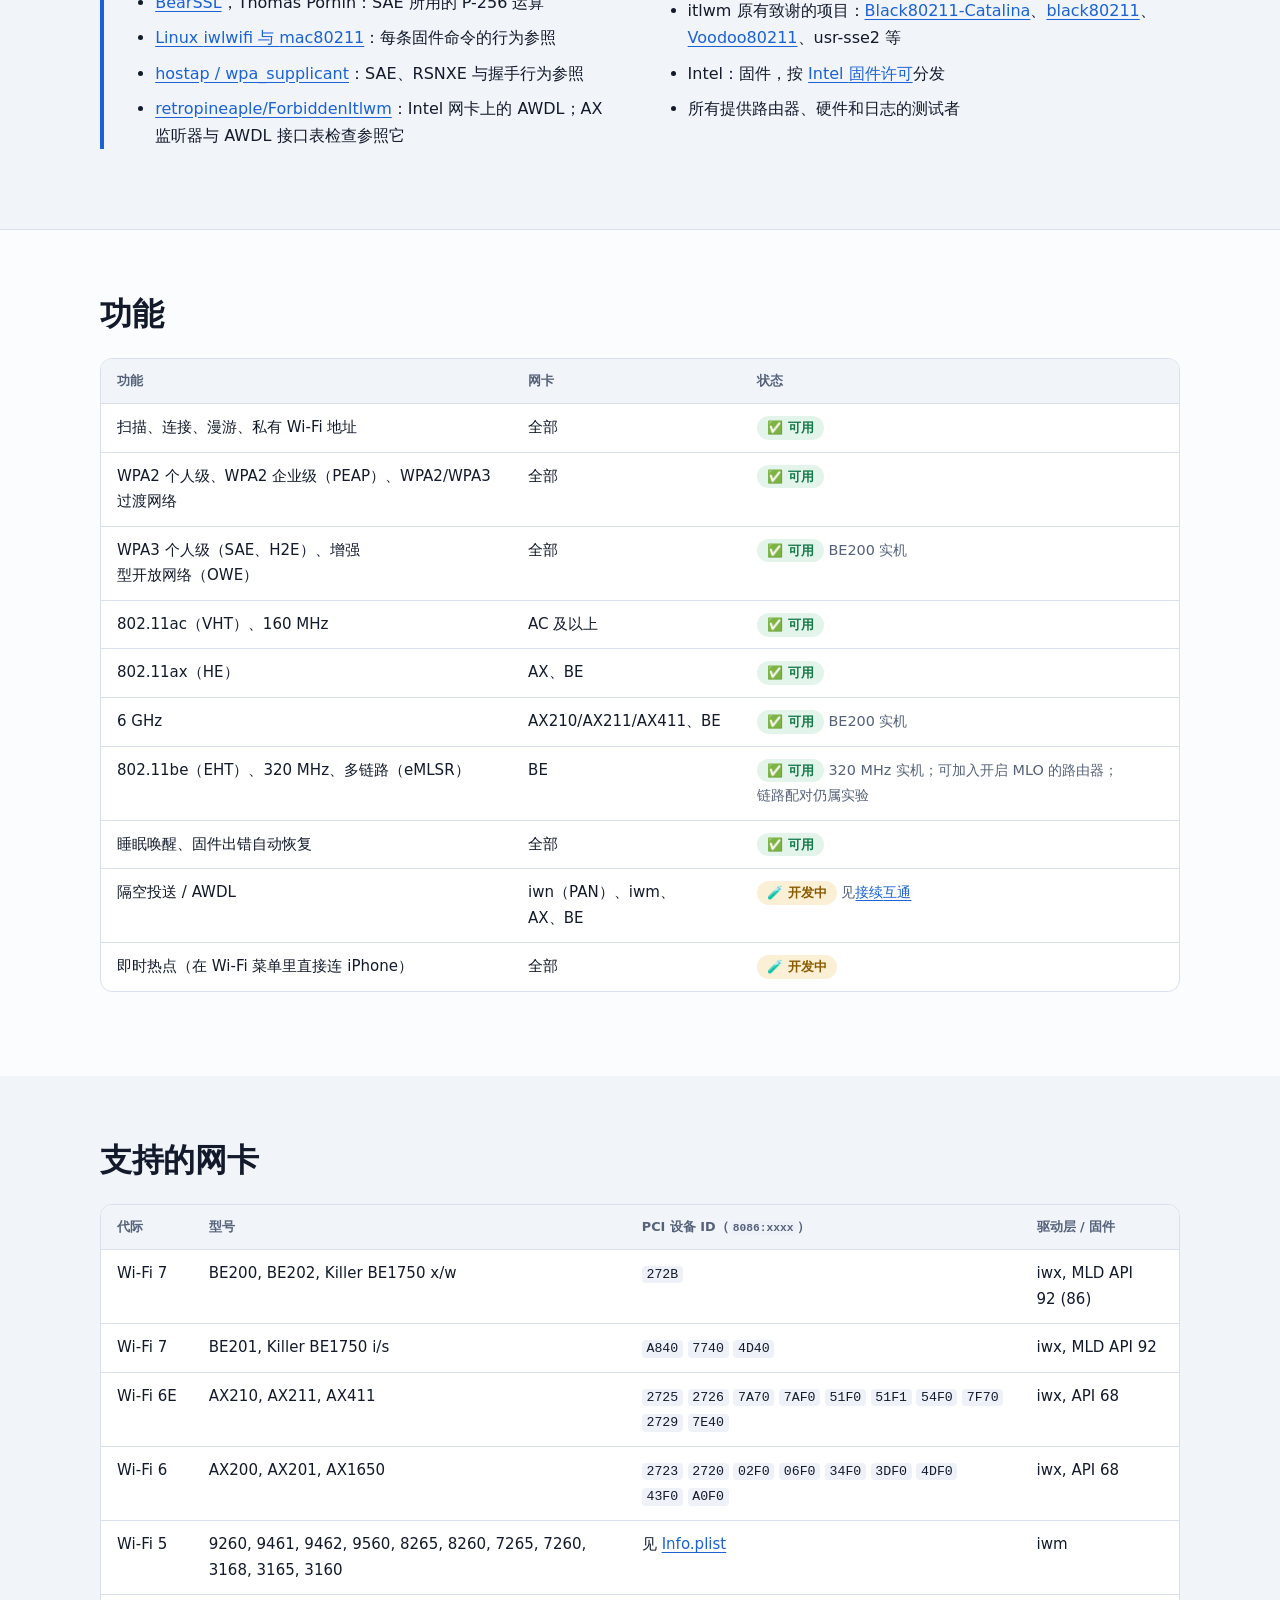
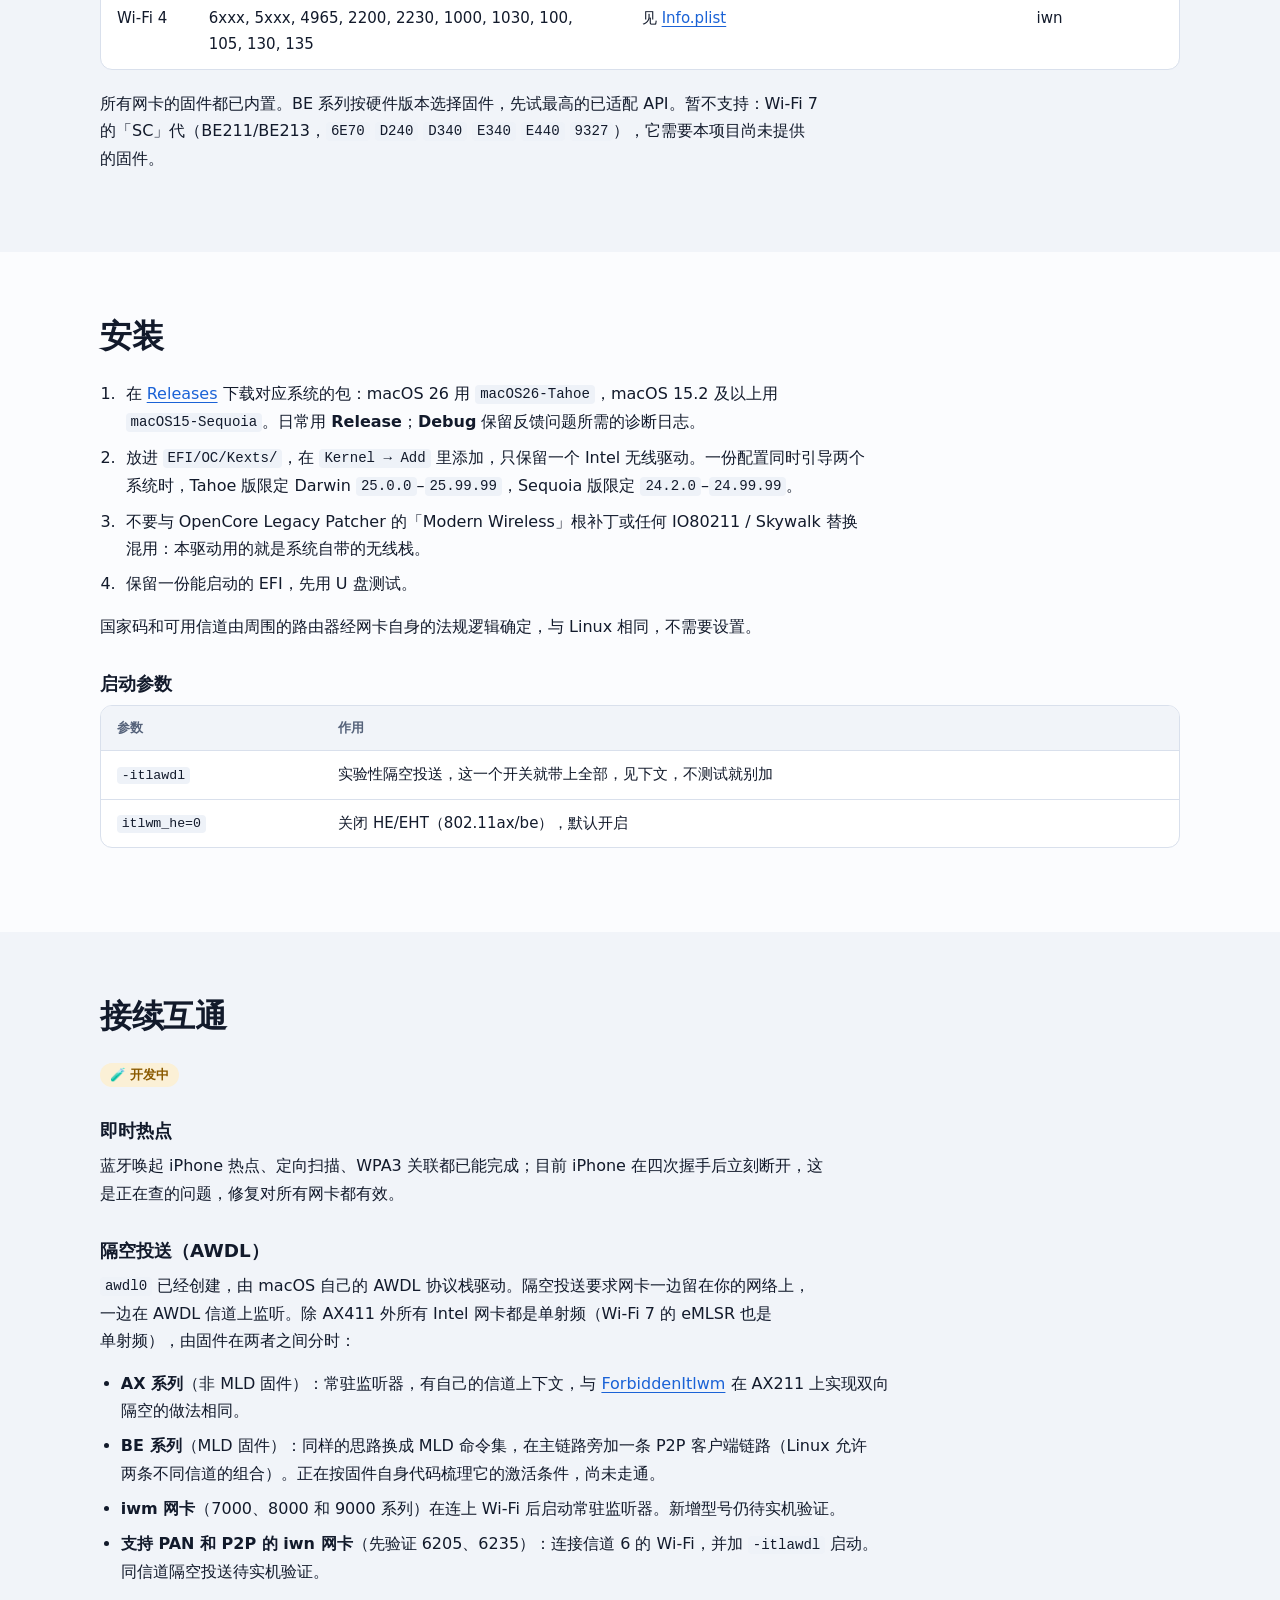
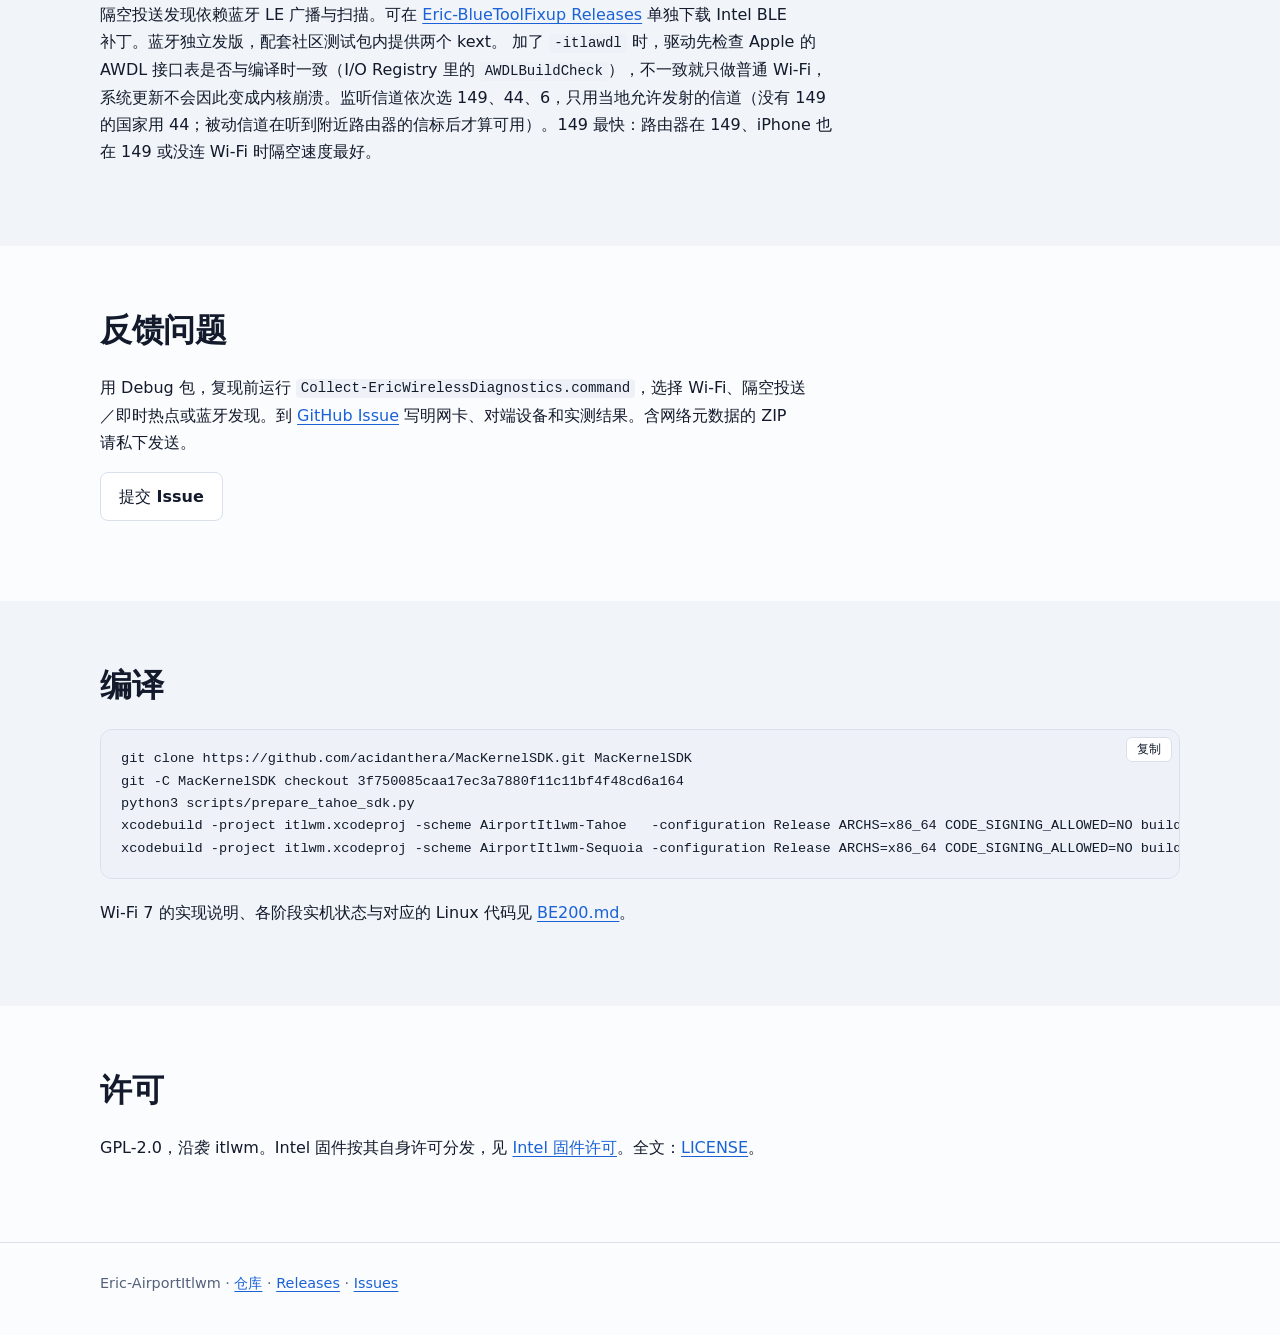
<file: source/Eric-AirportItlwm-source/docs/zh/index.html>
<!DOCTYPE html>
<html lang="zh-Hans"><head><meta charset="utf-8"><meta http-equiv="refresh" content="0; url=../zh-hans/"><link rel="canonical" href="https://ersiter.github.io/Eric-AirportItlwm/zh-hans/"><title>Eric-AirportItlwm</title></head><body><a href="../zh-hans/">简体中文</a></body></html>
</file>
<file: source/Eric-AirportItlwm-source/docs/style.css>
:root {
  color-scheme: light;
  --bg: #fbfcfe;
  --bg-alt: #f1f4f9;
  --panel: #ffffff;
  --line: #d9e0ec;
  --text: #121a2b;
  --muted: #55627a;
  --accent: #1a62d6;
  --accent-ink: #ffffff;
  --ok: #17794a;
  --ok-bg: #e3f4ea;
  --dev: #8a5a00;
  --dev-bg: #fbf0d6;
  --code-bg: #eef2f8;
  --hero-shadow: 0 14px 22px rgba(10, 40, 110, .35);
  --sans: system-ui, -apple-system, "Segoe UI", "PingFang SC", "Hiragino Sans GB", "Microsoft YaHei", "Noto Sans CJK SC", "Noto Sans SC", sans-serif;
  --mono: ui-monospace, "SF Mono", Menlo, Consolas, "Liberation Mono", monospace;
}

@media (prefers-color-scheme: dark) {
  :root {
    color-scheme: dark;
    --bg: #080d17;
    --bg-alt: #0c1322;
    --panel: #0f1829;
    --line: #1f2c45;
    --text: #dbe5f6;
    --muted: #8da0bf;
    --accent: #5aa8ff;
    --accent-ink: #06101f;
    --ok: #62d394;
    --ok-bg: #0f2a1d;
    --dev: #f0c35a;
    --dev-bg: #2b2210;
    --code-bg: #0a1220;
    --hero-shadow: 0 10px 28px rgba(90, 168, 255, .28);
  }
}

* { box-sizing: border-box; }
:lang(zh-Hant) { --sans: system-ui, -apple-system, "Segoe UI", "PingFang TC", "Microsoft JhengHei", "Noto Sans CJK TC", "Noto Sans TC", sans-serif; }

/* Line breaks: no word is split over two lines. Chinese breaks only at the phrase marks (<wbr>) the build puts in;
   names, versions and numbers with their unit carry .nw or a no-break space. */
.nw { white-space: nowrap; }
h1, h2, h3, .big, .lead, .sub, .note { text-wrap: balance; }
p, li, td { text-wrap: pretty; }
:lang(zh-Hans) body, :lang(zh-Hant) body { word-break: keep-all; overflow-wrap: break-word; line-break: strict; }
html { scroll-behavior: smooth; scroll-padding-top: 72px; -webkit-text-size-adjust: 100%; }
body {
  margin: 0;
  background: var(--bg);
  color: var(--text);
  font: 16px/1.7 var(--sans);
  -webkit-font-smoothing: antialiased;
}
img { max-width: 100%; height: auto; }
a { color: var(--accent); text-underline-offset: 3px; }
a:hover { text-decoration-thickness: 2px; }
:focus-visible { outline: 2px solid var(--accent); outline-offset: 2px; border-radius: 3px; }
section[tabindex="-1"]:focus, main[tabindex="-1"]:focus { outline: none; }
code { font-family: var(--mono); font-size: .88em; background: var(--code-bg); padding: .1em .35em; border-radius: 4px; white-space: nowrap; }
.wrap { width: min(1080px, 100% - 40px); margin-inline: auto; }

.skip { position: absolute; left: -999px; top: 8px; background: var(--accent); color: var(--accent-ink); padding: 8px 12px; border-radius: 6px; z-index: 20; }
.skip:focus { left: 8px; }

/* header: the bar spans the window; sections on the right, then the language menu */
.top { position: sticky; top: 0; z-index: 10; background: color-mix(in srgb, var(--bg) 88%, transparent); backdrop-filter: blur(10px); -webkit-backdrop-filter: blur(10px); border-bottom: 1px solid var(--line); }
.bar { display: flex; align-items: center; gap: 12px; min-height: 56px; padding-inline: clamp(16px, 4vw, 40px); }
.brand { display: flex; align-items: center; gap: 10px; font-weight: 650; color: var(--text); text-decoration: none; white-space: nowrap; margin-right: auto; flex-shrink: 0; }
.brand img { filter: drop-shadow(0 1px 2px rgba(10, 40, 110, .25)); }
.top nav { display: flex; gap: 2px; }
.top nav a { color: var(--muted); text-decoration: none; padding: 6px 10px; border-radius: 6px; font-size: .92rem; white-space: nowrap; }
.top nav a:hover { color: var(--text); background: var(--bg-alt); }

.lang { position: relative; }
.lang summary { list-style: none; cursor: pointer; font: .85rem var(--mono); border: 1px solid var(--line); padding: 4px 10px 4px 12px; border-radius: 999px; color: var(--text); white-space: nowrap; display: flex; align-items: center; gap: 6px; user-select: none; }
.lang summary::-webkit-details-marker { display: none; }
.lang summary::after { content: ""; width: 6px; height: 6px; border: solid var(--muted); border-width: 0 1.5px 1.5px 0; transform: translateY(-2px) rotate(45deg); transition: transform .15s; }
.lang[open] summary::after { transform: translateY(1px) rotate(-135deg); }
.lang summary:hover, .lang[open] summary { border-color: var(--accent); }
.lang ul { position: absolute; right: 0; top: calc(100% + 6px); list-style: none; margin: 0; padding: 4px; min-width: 168px; background: var(--panel); border: 1px solid var(--line); border-radius: 10px; box-shadow: 0 8px 24px -8px rgba(0, 0, 0, .25); }
.lang li { margin: 0; }
.lang ul a { display: flex; justify-content: space-between; gap: 12px; padding: 6px 10px; border-radius: 6px; text-decoration: none; color: var(--text); font: .85rem var(--mono); }
.lang ul a span { font-family: var(--sans); color: var(--muted); }
.lang ul a:hover { background: var(--bg-alt); }
.lang ul a[aria-current] { color: var(--accent); }

.burger { display: none; position: relative; width: 36px; height: 36px; padding: 0; border: 0; background: none; cursor: pointer; color: var(--text); }
.burger span { position: absolute; left: 8px; width: 20px; height: 1.5px; background: currentColor; border-radius: 1px; transition: transform .3s cubic-bezier(.34, 1.56, .64, 1), opacity .15s; }
.burger span:nth-child(1) { top: 11px; }
.burger span:nth-child(2) { top: 17px; }
.burger span:nth-child(3) { top: 23px; }
.burger[aria-expanded="true"] span:nth-child(1) { transform: translateY(6px) rotate(45deg); }
.burger[aria-expanded="true"] span:nth-child(2) { opacity: 0; }
.burger[aria-expanded="true"] span:nth-child(3) { transform: translateY(-6px) rotate(-45deg); }

@media (max-width: 1040px) {
  .burger { display: block; order: 3; }
  .top nav { position: fixed; top: 60px; right: clamp(8px, 3vw, 16px); flex-direction: column; gap: 0; min-width: 176px; padding: 4px; background: var(--panel); border: 1px solid var(--line); border-radius: 10px; box-shadow: 0 8px 24px -8px rgba(0, 0, 0, .25); transform: translateY(-8px); opacity: 0; visibility: hidden; transition: transform .2s, opacity .2s, visibility 0s .2s; }
  .top nav.open { transform: none; opacity: 1; visibility: visible; transition: transform .2s, opacity .2s; }
  .top nav a { padding: 8px 12px; }
}

/* sections */
section { padding: 64px 0; }
section:nth-of-type(even) { background: var(--bg-alt); }
h1, h2, h3 { line-height: 1.25; margin: 0; }
h2 { font-size: clamp(1.5rem, 1.1rem + 1.6vw, 2rem); letter-spacing: -.01em; margin-bottom: 24px; }
h3 { font-size: 1.15rem; margin: 32px 0 10px; }
p { margin: 0 0 1em; max-width: 72ch; }
ul, ol { padding-left: 1.3em; }
li { margin-bottom: .5em; max-width: 76ch; }

/* hero */
.hero { padding: 56px 0 40px; background: var(--bg) !important; }
.hero-grid { display: grid; grid-template-columns: 1fr 220px; gap: 40px; align-items: center; }
.eyebrow { color: var(--accent); font: 600 .82rem var(--mono); letter-spacing: .06em; text-transform: uppercase; margin-bottom: 14px; }
h1 { font-size: clamp(2rem, 1.2rem + 3.2vw, 3.2rem); letter-spacing: -.02em; max-width: 20ch; }
:lang(zh-Hans) h1, :lang(zh-Hant) h1 { letter-spacing: 0; max-width: 18em; }
.sub { color: var(--muted); margin-top: 18px; font-size: 1.02rem; }
.lead { font-size: 1.15rem; margin-top: 8px; }
.cta { display: flex; flex-wrap: wrap; gap: 10px; margin-top: 24px; }
.btn { display: inline-flex; align-items: center; justify-content: center; padding: 10px 18px; border: 1px solid var(--line); border-radius: 8px; text-decoration: none; color: var(--text); background: var(--panel); font-weight: 550; }
.btn:hover { border-color: var(--accent); }
.btn.primary { background: var(--accent); border-color: var(--accent); color: var(--accent-ink); }
.credit-line { color: var(--muted); font-size: .95rem; margin-top: 4px; }
.star-line { font-size: .95rem; margin-top: 4px; }
.hero-art img { width: 100%; max-width: 220px; display: block; margin-inline: auto; filter: drop-shadow(var(--hero-shadow)); }

.stats { display: grid; grid-template-columns: repeat(4, 1fr); gap: 1px; margin: 40px 0 0; background: var(--line); border: 1px solid var(--line); border-radius: 12px; overflow: hidden; }
.stats > div { background: var(--panel); padding: 18px 20px; }
.stats dt { color: var(--muted); font-size: .85rem; }
.stats dd { margin: 4px 0 0; }
.num { font: 650 clamp(1.6rem, 1.2rem + 1.4vw, 2.3rem)/1.1 var(--mono); letter-spacing: -.02em; }
.unit { color: var(--muted); font-size: .9rem; }
.note { color: var(--muted); font-size: .88rem; margin: 12px 0 0; }
.chips { list-style: none; padding: 0; margin: 18px 0 0; display: flex; flex-wrap: wrap; gap: 8px; }
.chips li { margin: 0; font: .8rem var(--mono); color: var(--muted); border: 1px solid var(--line); border-radius: 999px; padding: 2px 12px; }

/* lineage */
.lineage { background: var(--bg-alt); border-block: 1px solid var(--line); }
.lineage .wrap { border-left: 4px solid var(--accent); padding-left: clamp(16px, 3vw, 32px); }
.big { font-size: clamp(1.15rem, 1rem + .7vw, 1.4rem); line-height: 1.5; font-weight: 550; max-width: 46em; }
.chain { list-style: none; padding: 0; margin: 28px 0; display: grid; grid-template-columns: repeat(3, 1fr); gap: 12px; counter-reset: c; }
.chain li { counter-increment: c; position: relative; background: var(--panel); border: 1px solid var(--line); border-radius: 10px; padding: 14px 16px; margin: 0; display: flex; flex-direction: column; gap: 4px; max-width: none; }
.chain li:not(:last-child)::after { content: "→"; position: absolute; right: -14px; top: 50%; transform: translateY(-50%); color: var(--muted); background: var(--bg-alt); z-index: 1; line-height: 1; }
.chain strong { font-family: var(--mono); font-size: .95rem; }
.chain span { color: var(--muted); font-size: .9rem; }
.credits { columns: 2 340px; column-gap: 40px; padding-left: 1.2em; }
.credits li { break-inside: avoid; }

/* tables */
.table-wrap { overflow-x: auto; border: 1px solid var(--line); border-radius: 12px; background: var(--panel); margin-bottom: 20px; }
table { border-collapse: collapse; width: 100%; font-size: .94rem; min-width: 560px; }
th, td { text-align: left; vertical-align: top; padding: 11px 16px; border-bottom: 1px solid var(--line); }
tbody tr:last-child td { border-bottom: 0; }
th { font-size: .8rem; text-transform: uppercase; letter-spacing: .05em; color: var(--muted); background: var(--bg-alt); font-weight: 600; white-space: nowrap; }
:lang(zh-Hans) th, :lang(zh-Hant) th { text-transform: none; letter-spacing: 0; }
table.cards { min-width: 720px; }
.pill { display: inline-block; font-size: .8rem; font-weight: 600; padding: 1px 10px; border-radius: 999px; white-space: nowrap; }
.pill.ok { color: var(--ok); background: var(--ok-bg); }
.pill.dev { color: var(--dev); background: var(--dev-bg); }
.snote { color: var(--muted); font-size: .9rem; display: inline; }

/* install / code */
.steps li { padding-left: .3em; }
.code { position: relative; margin: 0 0 20px; }
pre { margin: 0; padding: 18px 20px; background: var(--code-bg); border: 1px solid var(--line); border-radius: 12px; overflow-x: auto; font: .85rem/1.65 var(--mono); }
pre code { background: none; padding: 0; font-size: inherit; white-space: pre; }
.copy { position: absolute; top: 8px; right: 8px; font: .78rem var(--sans); padding: 3px 10px; border: 1px solid var(--line); border-radius: 6px; background: var(--panel); color: var(--text); cursor: pointer; }
.copy:hover { border-color: var(--accent); }

footer { padding: 28px 0 40px; color: var(--muted); font-size: .9rem; border-top: 1px solid var(--line); }
footer p { margin: 0; }

@media (max-width: 760px) {
  section { padding: 44px 0; }
  .hero-grid { grid-template-columns: 1fr; }
  .hero-art { order: -1; }
  .hero-art img { margin: 0; max-width: 96px; }
  /* Download spans the row; GitHub and Issues share the row below at equal width. */
  .cta { display: grid; grid-template-columns: 1fr 1fr; gap: 10px; }
  .cta .btn { padding: 12px 14px; }
  .cta .btn.primary { grid-column: 1 / -1; }
  .stats { grid-template-columns: repeat(2, 1fr); }
  .chain { grid-template-columns: 1fr; }
  .chain li:not(:last-child)::after { content: "↓"; right: auto; left: 50%; top: auto; bottom: -15px; transform: translateX(-50%); padding: 0 6px; }
}
@media (max-width: 480px) {
  .brand { font-size: .9rem; }
}
@media (prefers-reduced-motion: reduce) { html { scroll-behavior: auto; } }
@media print { .top, .copy, .skip { display: none; } section { padding: 24px 0; } }
</file>
